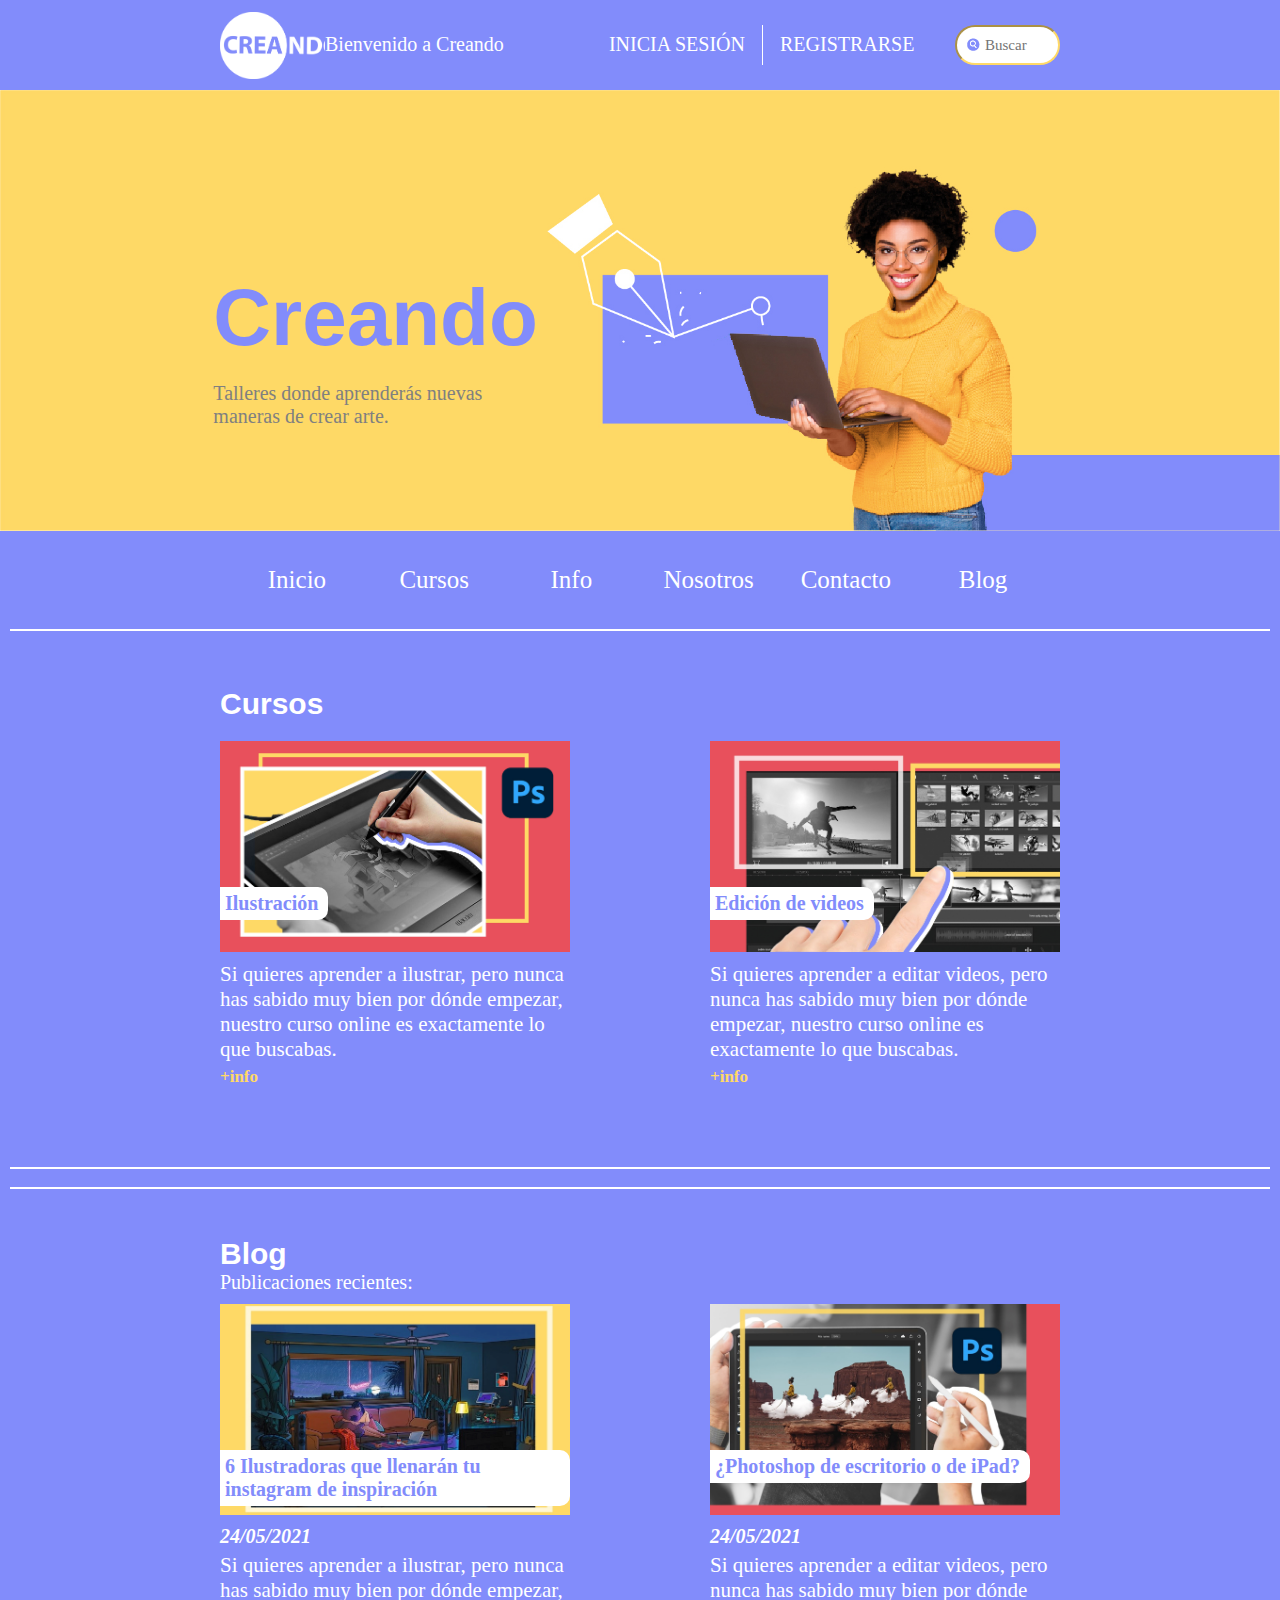
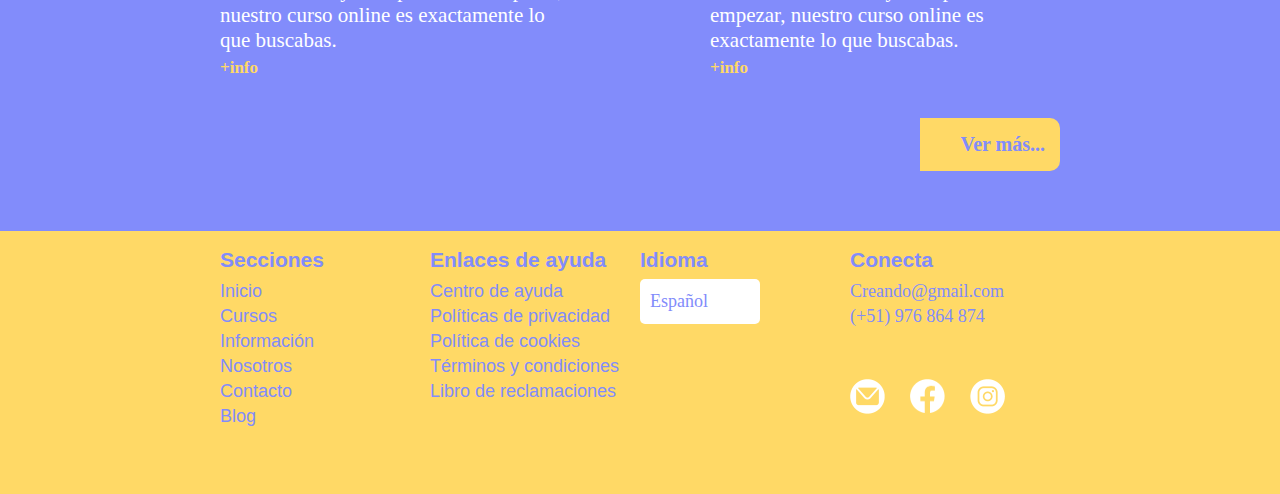
<file: index.html>
<!doctype html>
<html>
<head>
<meta charset="utf-8">
<title>Creando</title>
<link rel="stylesheet" type="text/css" href="css/estilos.css">
<link rel="icon" type="image/jpg" href="imagenes/icon.png" >
</head>

<body>
	<div class="contenedor">
<!--SECCIÓN 1-->
		<header class="fila ">
			<div id="encabezado">
				<div class="col-lg-2 col-md-1 col-sm-0 col-xs-0"><br></div>
				<div id="logo" class= "col-lg-1 col-md-1 col-sm-2 col-xs-3"><a href="index.html"><!--<img alt="" src="imagenes/logo2.png">--><h5>logo</h5></a></div>
				<div id="Bienvenido" class="col-lg-2 col-md-3 col-sm-3 col-xs-0">Bienvenido a Creando</div>
			
				<div class="col-lg-4 col-md-4 col-sm-5 col-xs-6 ">
					<div class="col-lg-6 col-md-6 col-sm-6 col-xs-5"><center id="Inicio"><a href="#">INICIA SESIÓN</a></center></div>
					<div class="col-lg-1 col-md-1 col-sm-1 col-xs-2"><center id="Separador"></center></div>
					<div class="col-lg-5 col-md-5 col-sm-5 col-xs-5"><center id="Registro"><a href="#">REGISTRARSE</a></center></div>
				</div>
			</div>
			<div class="col-lg-1 col-md-2 col-sm-2 col-xs-3"><input type="text" id="search" placeholder="Buscar"></div>
			<div class="col-lg-2 col-md-1 col-sm-0 col-xs-0"></div>
			<div id="banner" class="col-lg-12 col-md-12 col-sm-12 col-xs-12" >
				<img alt="" src="imagenes/banner.jpg" class="col-lg-12 col-md-12 col-sm-12 col-xs-12">
				
				<div id="textobanner" class="col-lg-12 col-md-12 col-sm-12 col-xs-12">
					<div class="banner2 col-lg-12 col-md-0 col-sm-0 col-xs-0"><br></div>
					<div class="banner2 col-lg-12 col-md-0 col-sm-0 col-xs-0"><br></div>
					<div class="banner2 col-lg-12 col-md-0 col-sm-0 col-xs-0"><br></div>
					<div class="banner2 col-lg-12 col-md-0 col-sm-0 col-xs-0"><br></div>
					<div class="banner2 col-lg-12 col-md-12 col-sm-0 col-xs-0"><br></div>
					<div class="banner2 col-lg-12 col-md-12 col-sm-0 col-xs-0"><br></div>
					<div class="banner2 col-lg-12 col-md-12 col-sm-0 col-xs-0"><br></div>
					<div class="banner2 col-lg-12 col-md-12 col-sm-12 col-xs-0"><br></div>
					<div class="banner2 col-lg-12 col-md-12 col-sm-12 col-xs-0"><br></div>
					<div class="col-lg-2 col-md-2 col-sm-1 col-xs-0"><br></div>
					
					<h1 class="banner1 col-lg-6 col-md-6 col-sm-6 col-xs-0">Creando</h1>
					
					<div class="banner2 col-lg-12 col-md-12 col-sm-12 col-xs-10"><br></div>
					<div class="banner2 col-lg-2 col-md-2 col-sm-1 col-xs-0"><br></div>
					
					<h3 class="banner2 col-lg-5 col-md-6 col-sm-6 col-xs-0">Talleres donde aprenderás nuevas <br> maneras de crear arte.</h3>
			
				</div>
			</div>
		</header>
		<div id="menu" class="col-lg-12 col-md-12 col-sm-12 col-xs-12">
				<div id="espacio" class="col-lg-2 col-md-1 col-sm-0 col-xs-0"><br></div>
				<nav class="fila col-lg-8 col-md-10 col-sm-12 col-xs-12">
					
					
					<ul>
					<li class="col-lg-2 col-md-2 col-sm-2 col-xs-12"><a href="index.html">Inicio</a>
						
					</li>	
					<li class="col-lg-2 col-md-2 col-sm-2 col-xs-0"><a href="cursos.html">Cursos</a>
						<ul class="navprimero col-lg-12 col-sm-12 col-xs-12">
							<li><a href="#">Ilustración</a></li>
							<li><a href="#">Edición de videos</a></li>
						</ul>
						
					</li>
					<li  class="col-lg-0 col-md-0 col-sm-0 col-xs-12"><a href="cursos.html">Cursos</a>
						<ul class="navpeque col-xs-12">
							<li><a href="#">hola</a></li>
							<li><a href="#">Edición de videos</a></li>
						</ul>
						
					</li>
					<li class="col-lg-2 col-md-2 col-sm-2 col-xs-12"><a href="info.html">Info</a>
						
					</li>	
					<li class="col-lg-2 col-md-2 col-sm-2 col-xs-12"><a href="nosotros.html">Nosotros</a>
						
					</li>	
					<li class="col-lg-2 col-md-2 col-sm-2 col-xs-12"><a href="contacto.html">Contacto</a>
						
					</li>	
					<li class="col-lg-2 col-md-2 col-sm-2 col-xs-12"><a href="blog.html">Blog</a>
						
					</li>	
					</ul>
					
					</nav>	
					<div  class="col-lg-2 col-md-1"><br></div>
					
		</div>
		
		<br>
		
		<br>
		<br>
		
		<section class="fila col-lg-12 col-md-12 col-sm-12">	
			<hr>
				<div class="col-lg-2 col-md-1 col-sm-1"><br></div>
				<div id="bloque1" class="col-lg-8 col-md-10 col-sm-10">
				<br>

				<br>
				<h2 id= "titulo1" class="col-lg-12 col-md-12 col-sm-12 col-xs-12">Cursos</h2>
				
				<div id="ilustracion" class="col-lg-5 col-md-5 col-sm-12 col-xs-12">
					
					<a href="#"><img src="imagenes/ilustracion-1.jpg" class="col-lg-12 col-md-12 col-sm-10 col-xs-10" alt=""></a>
					<h5 class="col-lg-12 col-md-12 col-sm-12 col-xs-12">Ilustración</h5>
					<p class="col-lg-12 col-md-12 col-sm-12">Si quieres aprender a ilustrar, pero nunca has sabido muy bien por dónde empezar, nuestro curso online es exactamente lo que buscabas. </p>
					<a class="col-lg-12 col-md-12" href="#">+info</a>
				</div>
					
				<div class="col-lg-2 col-md-2 col-sm-0"><br></div>
				<div id="edicion" class="col-lg-5 col-md-5 col-sm-12 col-xs-12" >					
					<a href="#"><img src="imagenes/edición1.jpg" class="col-lg-12 col-md-12 col-sm-10 col-xs-10" alt=""></a>
					<h5 class="col-lg-12">Edición de videos</h5>
					<p class="col-lg-12">Si quieres aprender a editar videos, pero nunca has sabido muy bien por dónde empezar, nuestro curso online es exactamente lo que buscabas. </p>
					<a class="col-lg-12" href="#">+info</a>
					
				</div>
				
			</div>
			<div class="col-lg-2 col-md-1 col-sm-1"><br></div>
			
		</section>
		
		<section class="fila col-lg-12 col-md-12 col-sm-12">	
				<hr col-lg-12>
				<br>
				<hr>
				<br>
				<div class="col-lg-2 col-md-1 col-sm-1"><br></div>
				<div id="bloque2" class="col-lg-8 col-md-10 col-sm-10">
				
				
				<h2 class="col-lg-12 col-md-12 col-sm-12 col-xs-12">Blog</h2>
				<h5 class="col-lg-12 col-md-12 col-sm-12 col-xs-12">Publicaciones recientes:</h5>
				<div id="blog1" class="col-lg-5 col-md-5 col-sm-12 col-xs-12">
					
					<a href="#"><img src="imagenes/blog1.jpg" class="col-lg-12 col-md-12 col-sm-10 col-xs-10" alt=""></a>
					<h5 class="col-lg-12">6 Ilustradoras que llenarán tu instagram de inspiración</h5>
					<h6 class="col-lg-12">24/05/2021</h6>
					<p class="col-lg-12">Si quieres aprender a ilustrar, pero nunca has sabido muy bien por dónde empezar, nuestro curso online es exactamente lo que buscabas. </p>
					<a class="col-lg-12" href="#">+info</a>
					
				</div>
				<div class="col-lg-2 col-md-2 col-sm-0"><br></div>
				<div id="blog2" class="col-lg-5 col-md-5 col-sm-12 col-xs-12" >					
					<a href="#"><img src="imagenes/blog2.jpg" class="col-lg-12 col-md-12 col-sm-10 col-xs-10" alt=""></a>
					<h5 class="col-lg-12">¿Photoshop de escritorio o de iPad?</h5>
					<h6 class="col-lg-12">24/05/2021</h6>
					<p class="col-lg-12">Si quieres aprender a editar videos, pero nunca has sabido muy bien por dónde empezar, nuestro curso online es exactamente lo que buscabas. </p>
					<a class="col-lg-12" href="#">+info</a>
					
				</div>
				<br>
					
				<a class="col-lg-2 col-md-2 col-sm-3 col-xs-3" href="">Ver más...</a>
			</div>
				<div class="col-lg-2 col-md-1 col-sm-1"><br></div>
			
			
		</section>
		<footer class="fila">
				<div class="col-lg-2 col-md-2 col-sm-1 col-xs-0"><br></div>
				<div id="pie" class="col-lg-8 col-md-8 col-sm-10 col-xs-12">
				<div id="secciones" class="col-lg-3 col-md-3 col-sm-6 col-xs-6">
					<h5>Secciones</h5>
					<ul>
						<li><a href="#">Inicio</a></li>
						<li><a href="#">Cursos</a></li>
						<li><a href="#">Información</a></li>
						<li><a href="#">Nosotros</a></li>
						<li><a href="#">Contacto</a></li>
						<li><a href="#">Blog</a></li>
					</ul>
				</div>
				<div id="Enlaces" class="col-lg-3 col-md-3 col-sm-6 col-xs-6">
					<h5>Enlaces de ayuda</h5>
					<ul>
						<li><a href="#">Centro de ayuda</a></li>
						<li><a href="#">Políticas de privacidad</a></li>
						<li><a href="#">Política de cookies</a></li>
						<li><a href="#">Términos y condiciones</a></li>
						<li><a href="#">Libro de reclamaciones</a></li>
						
					</ul>
				</div>
				<div id="Idioma" class="col-lg-3 col-md-3 col-sm-6 col-xs-6">
					<h5>Idioma</h5>
					<ul>
						<li>Español</li>
						
					</ul>
				</div>
				<div id="Conecta" class="col-lg-3 col-md-3 col-sm-6 col-xs-6">
					<h5>Conecta</h5>
					<ul>
						<li><h6>Creando@gmail.com</h6></li>
						<li><h6>(+51) 976 864 874</h6></li>
					</ul>					
					<div id="redes" class="col-lg-12 col-md-12 col-sm-12">
						<ul>
							<li><a href="mailto:iamfer3232@gmail.com" target="_blank"><img src="imagenes/iconos/correo.png" alt=""></a></li>
							<li><a href="https://www.facebook.com/fernanda.patino.581/" target="_blank"><img src="imagenes/iconos/facebook.png" alt=""></a></li>
							<li><a href="https://www.instagram.com/iamfer12345/" target="_blank"><img src="imagenes/iconos/instagram.png" alt=""></a></li>
						</ul>
					</div>
					
				</div>
				</div>
				<div class="col-lg-2 col-md-2 col-sm-1 col-xs-0"><br></div>
		</footer>
	</div>	
</body>
</html>
</file>
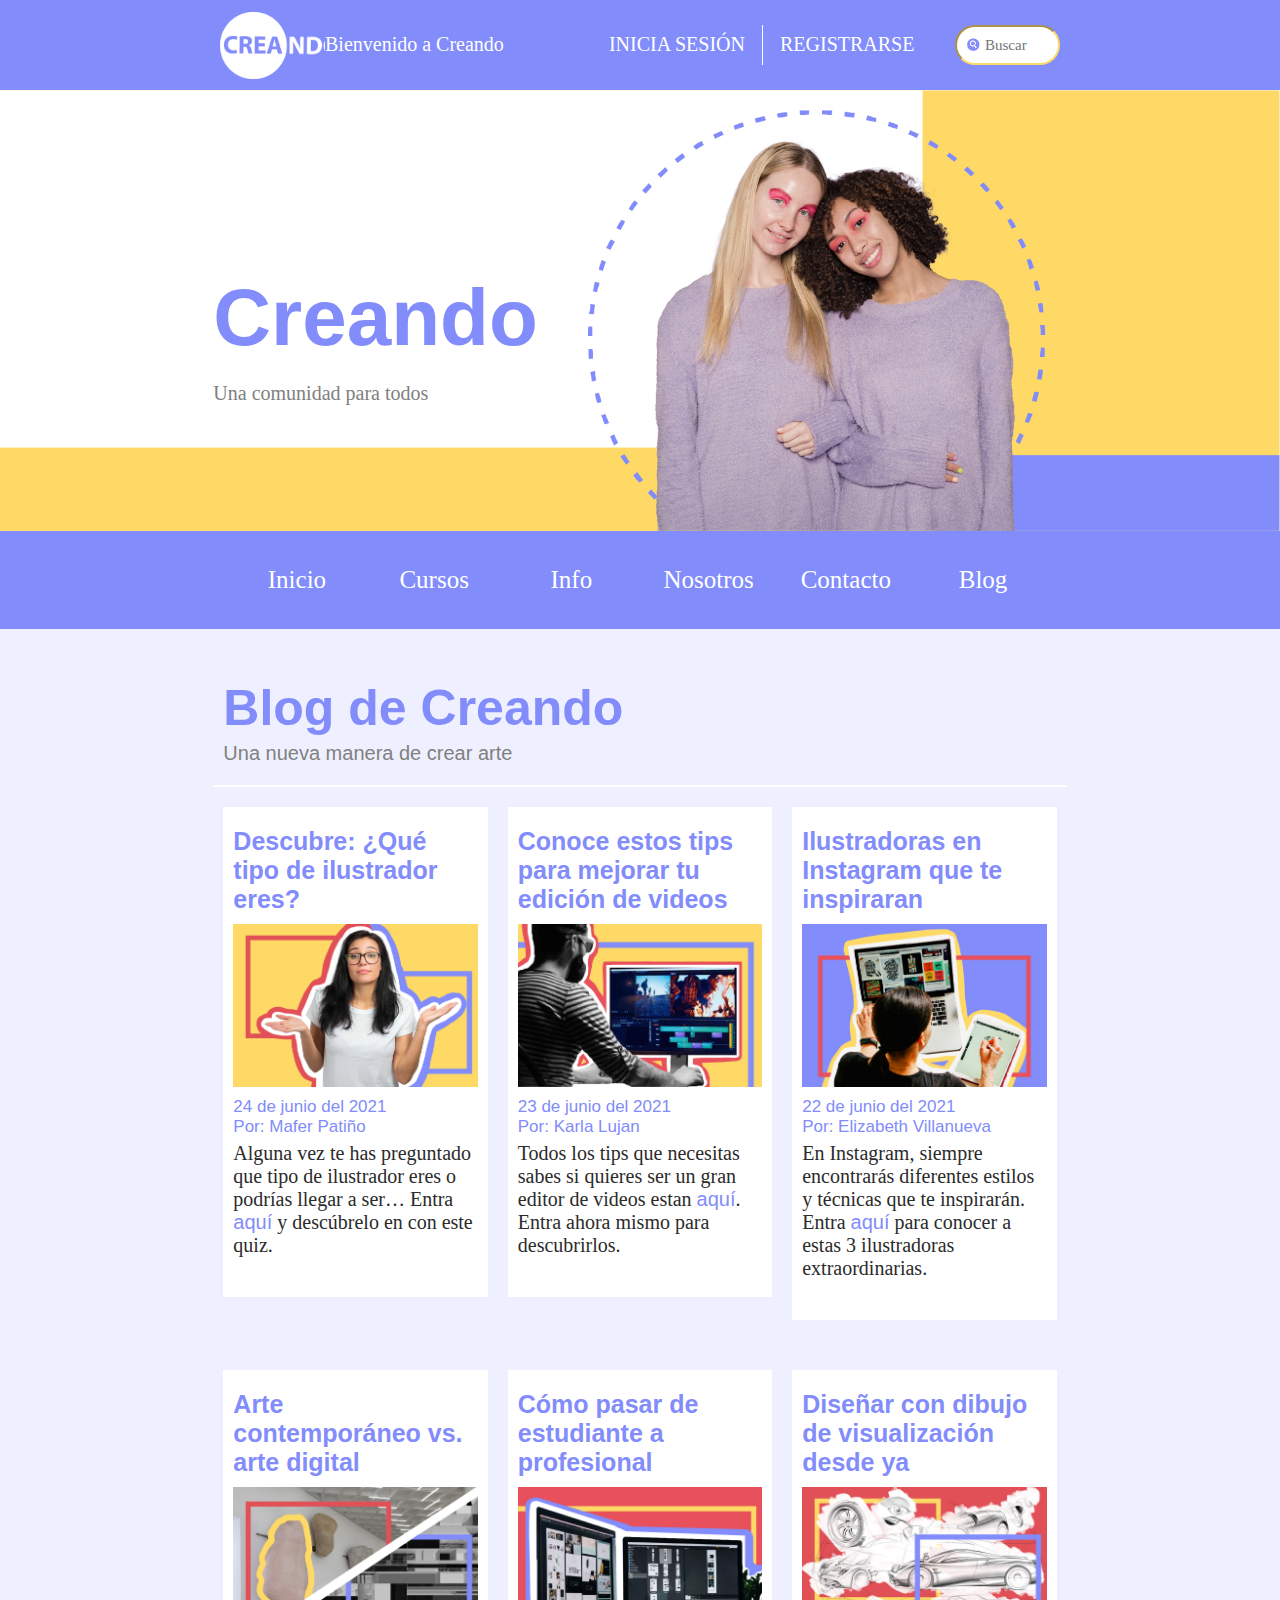
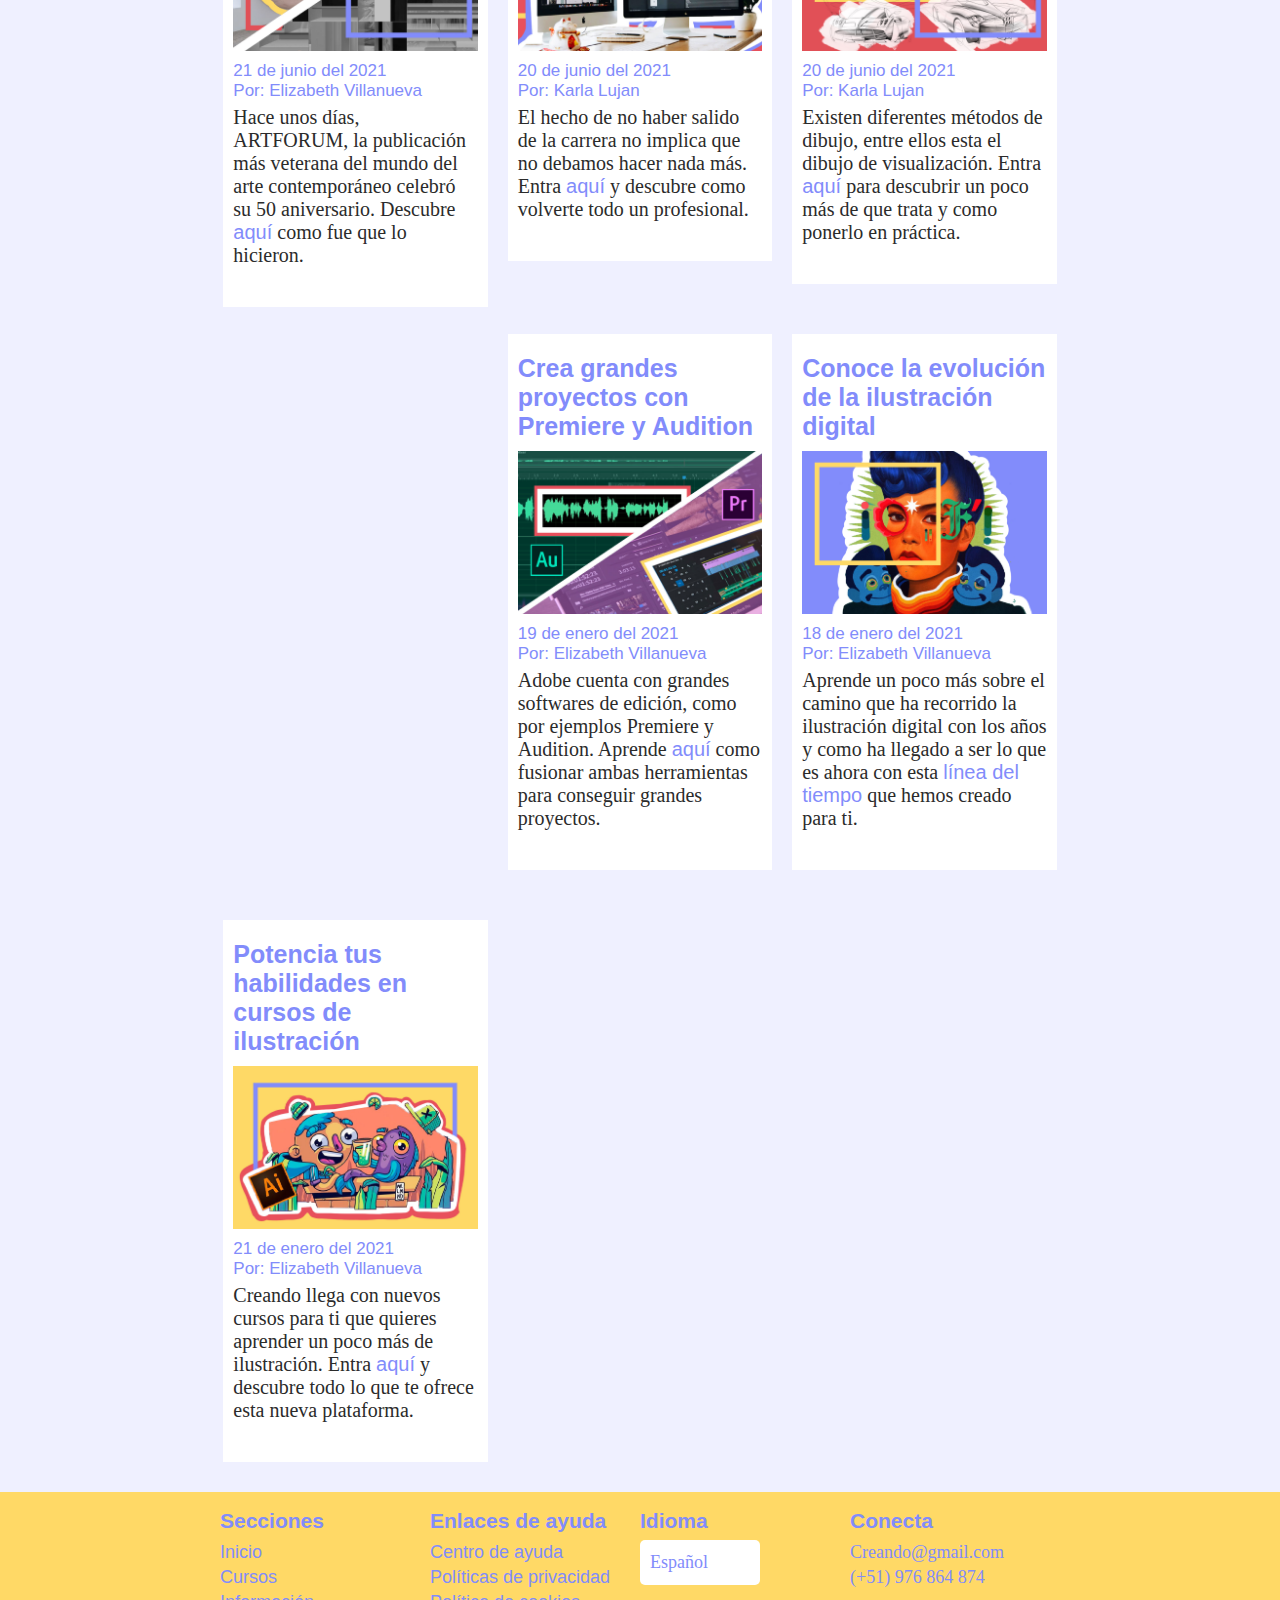
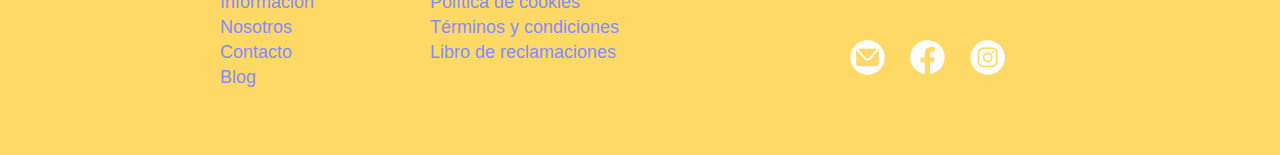
<file: blog.html>
<!doctype html>
<html>
<head>
<meta charset="utf-8">
<title>Creando</title>
<link rel="stylesheet" type="text/css" href="css/estilos3.css">
<link rel="icon" type="image/jpg" href="imagenes/icon.png" >
</head>

<body>
	<div class="contenedor">
<!--SECCIÓN 1-->
		<header class="fila ">
			<div id="encabezado">
				<div class="col-lg-2 col-md-1 col-sm-0 col-xs-0"><br></div>
				<div id="logo" class= "col-lg-1 col-md-1 col-sm-2 col-xs-3"><a href="index.html"><!--<img alt="" src="imagenes/logo2.png">--><h5>logo</h5></a></div>
				<div id="Bienvenido" class="col-lg-2 col-md-3 col-sm-3 col-xs-0">Bienvenido a Creando</div>
			
				<div class="col-lg-4 col-md-4 col-sm-5 col-xs-6 ">
					<div class="col-lg-6 col-md-6 col-sm-6 col-xs-5"><center id="Inicio"><a href="#">INICIA SESIÓN</a></center></div>
					<div class="col-lg-1 col-md-1 col-sm-1 col-xs-2"><center id="Separador"></center></div>
					<div class="col-lg-5 col-md-5 col-sm-5 col-xs-5"><center id="Registro"><a href="#">REGISTRARSE</a></center></div>
				</div>
			</div>
			<div class="col-lg-1 col-md-2 col-sm-2 col-xs-3"><input type="text" id="search" placeholder="Buscar"></div>
			<div class="col-lg-2 col-md-1 col-sm-0 col-xs-0"></div>
			<div id="banner" class="col-lg-12 col-md-12 col-sm-12 col-xs-12" >
				<img alt="" src="imagenes/banner-blog.jpg" class="col-lg-12 col-md-12 col-sm-12 col-xs-12">
				
				<div id="textobanner" class="col-lg-12 col-md-12 col-sm-12 col-xs-12">
					<div class="banner2 col-lg-12 col-md-0 col-sm-0 col-xs-0"><br></div>
					<div class="banner2 col-lg-12 col-md-0 col-sm-0 col-xs-0"><br></div>
					<div class="banner2 col-lg-12 col-md-0 col-sm-0 col-xs-0"><br></div>
					<div class="banner2 col-lg-12 col-md-0 col-sm-0 col-xs-0"><br></div>
					<div class="banner2 col-lg-12 col-md-12 col-sm-0 col-xs-0"><br></div>
					<div class="banner2 col-lg-12 col-md-12 col-sm-0 col-xs-0"><br></div>
					<div class="banner2 col-lg-12 col-md-12 col-sm-0 col-xs-0"><br></div>
					<div class="banner2 col-lg-12 col-md-12 col-sm-12 col-xs-0"><br></div>
					<div class="banner2 col-lg-12 col-md-12 col-sm-12 col-xs-0"><br></div>
					<div class="col-lg-2 col-md-2 col-sm-1 col-xs-0"><br></div>
					
					<h1 class="banner1 col-lg-6 col-md-6 col-sm-6 col-xs-0">Creando</h1>
					
					<div class="banner2 col-lg-12 col-md-12 col-sm-12 col-xs-10"><br></div>
					<div class="banner2 col-lg-2 col-md-2 col-sm-1 col-xs-0"><br></div>
					
					<h3 class="banner2 col-lg-5 col-md-6 col-sm-6 col-xs-0">Una comunidad para todos</h3>
			
				</div>
			</div>
		</header>
		
		<div id="menu" class="col-lg-12 col-md-12 col-sm-12 col-xs-12">
				<div id="espacio" class="col-lg-2 col-md-1 col-sm-0 col-xs-0"><br></div>
				<nav class="fila col-lg-8 col-md-10 col-sm-12 col-xs-12">
					
					
					<ul>
					<li class="col-lg-2 col-md-2 col-sm-2 col-xs-12"><a href="index.html">Inicio</a>
						
					</li>	
					<li class="col-lg-2 col-md-2 col-sm-2 col-xs-0"><a href="cursos.html">Cursos</a>
						<ul class="navprimero col-lg-12 col-sm-12 col-xs-12">
							<li><a href="#">Ilustración</a></li>
							<li><a href="#">Edición de videos</a></li>
						</ul>
						
					</li>
					<li  class="col-lg-0 col-md-0 col-sm-0 col-xs-12"><a href="cursos.html">Cursos</a>
						<ul class="navpeque col-xs-12">
							<li><a href="#">Ilustración</a></li>
							<li><a href="#">Edición de videos</a></li>
						</ul>
						
					</li>
					<li class="col-lg-2 col-md-2 col-sm-2 col-xs-12"><a href="info.html">Info</a>
						
					</li>	
					<li class="col-lg-2 col-md-2 col-sm-2 col-xs-12"><a href="nosotros.html">Nosotros</a>
						
					</li>	
					<li class="col-lg-2 col-md-2 col-sm-2 col-xs-12"><a href="contacto.html">Contacto</a>
						
					</li>	
					<li class="col-lg-2 col-md-2 col-sm-2 col-xs-12"><a href="blog.html">Blog</a>
						
					</li>	
					</ul>
					
					</nav>	
					<div  class="col-lg-2 col-md-1"><br></div>
					
		</div>
		
				<section class="col-lg-12">
					<div  class="col-lg-2 col-md-2"><br></div>
					<div id="blog" class="col-lg-8 col-md-8">
						<div id="blog-title">
							<h2>Blog de Creando</h2>
							<h5>Una nueva manera de crear arte</h5>
							<hr>
						</div>	

						<div id="blog-contenido">
							<ul>
								<li>
							<div class="post col-lg-4 col-md-6 col-sm-6 col-xs-12">
								<article>
									
										<h3><a href="Test.html">Descubre: ¿Qué tipo de ilustrador eres?</a></h3>
									<a href="Test.html"><img alt="" src="imagenes/blog-1-100.jpg"></a>
										<h5>24 de junio del 2021</h5>
										<h5>Por: Mafer Patiño</h5>
										<p>
										Alguna vez te has preguntado que tipo de ilustrador eres o podrías llegar a ser… Entra <a href="Test.html">aquí</a> y descúbrelo en con este quiz. 
										</p>
									
								</article>
							</div>
							</li>
							<li>
							<div class="post col-lg-4 col-md-6 col-sm-6 col-xs-12">
								<article>
									<h3><a href="#">Conoce estos tips para mejorar tu edición de videos</a></h3>
									<a href="#"><img alt="" src="imagenes/blog-2-100.jpg"></a>
									<h5>23 de junio del 2021</h5>
									<h5>Por: Karla Lujan</h5>
									<p>
									Todos los tips que necesitas sabes si quieres ser un gran editor de videos estan <a href="#">aquí</a>. Entra ahora mismo para descubrirlos.
									</p>
								</article>
							</div>
							</li>
							<li>
							<div class="post col-lg-4 col-md-6 col-sm-6 col-xs-12">
								<article>
									
										<h3><a href="#">Ilustradoras en Instagram que te inspiraran</a></h3>
										<a href="#"><img  alt="" src="imagenes/blog-3-100.jpg"></a>
										<h5>22 de junio del 2021</h5>
										<h5>Por: Elizabeth Villanueva</h5>
										<p>
										En Instagram, siempre encontrarás diferentes estilos y técnicas que te inspirarán. Entra <a href="#">aquí</a> para conocer a estas 3 ilustradoras extraordinarias.
										</p>
									
								</article>
							</div>
							</li>
							<li>
							<div class="post col-lg-4 col-md-6 col-sm-6 col-xs-12">
								<article>
									<h3><a href="#">Arte contemporáneo vs. arte digital</a></h3>
									<a href="#"><img alt="" src="imagenes/blog-4-100.jpg"></a>
									<h5>21 de junio del 2021</h5>
									<h5>Por: Elizabeth Villanueva</h5>
									<p>
									Hace unos días, ARTFORUM, la publicación más veterana del mundo del arte contemporáneo celebró su 50 aniversario. Descubre <a href="#">aquí</a> como fue que lo hicieron. 
									</p>
								</article>
							</div>
							</li>
							<li>
							<div class="post col-lg-4 col-md-6 col-sm-6 col-xs-12">
								<article>
									
										<h3><a href="#">Cómo pasar de estudiante a profesional </a></h3>
										<a href="#"><img alt="" src="imagenes/blog-5-100.jpg"></a>
										<h5>20 de junio del 2021</h5>
										<h5>Por: Karla Lujan</h5>
										<p>
										El hecho de no haber salido de la carrera no implica que no debamos hacer nada más. Entra <a href="#">aquí</a> y descubre como volverte todo un profesional.
										</p>
									
								</article>
							</div>
							</li>
							<li>
							<div class="post col-lg-4 col-md-6 col-sm-6 col-xs-12">
								<article>
									<h3><a href="#">Diseñar con dibujo de visualización desde ya</a></h3>
									<a href="#"><img alt="" src="imagenes/blog-6-100.jpg"></a>
									<h5>20 de junio del 2021</h5>
									<h5>Por: Karla Lujan</h5>
									<p>
									Existen diferentes métodos de dibujo, entre ellos esta el dibujo de visualización. Entra <a href="#">aquí</a> para descubrir un poco más de que trata y como ponerlo en práctica.
									</p>
								</article>
							</div>
							</li>
							<li>
							<div class="post col-lg-4 col-md-6 col-sm-6 col-xs-12">
								<article>
									
										<h3><a href="#">Crea grandes proyectos con Premiere y Audition</a></h3>
										<a href="#"><img  alt="" src="imagenes/blog-7-100.jpg"></a>
										<h5>19 de enero del 2021</h5>
										<h5>Por: Elizabeth Villanueva</h5>
										<p>
										Adobe cuenta con grandes softwares de edición, como por ejemplos Premiere y Audition. Aprende <a href="#">aquí</a> como fusionar ambas herramientas para conseguir grandes proyectos.
										</p>
									
								</article>
							</div>
							</li>
							<li>
							<div class="post col-lg-4 col-md-6 col-sm-6 col-xs-12">
								<article>
									<h3><a href="#">Conoce la evolución de la ilustración digital</a></h3>
									<a href="#"><img alt="" src="imagenes/blog-8-100.jpg"></a>
									<h5>18 de enero del 2021</h5>
									<h5>Por: Elizabeth Villanueva</h5>
									<p>
									Aprende un poco más sobre el camino que ha recorrido la ilustración digital con los años y como ha llegado a ser lo que es ahora con esta <a href="#">línea del tiempo</a> que hemos creado para ti. 
									</p>
								</article>
							</div>
							</li>
							
							<li>
							<div class="post col-lg-4 col-md-6 col-sm-6 col-xs-12">
								<article>
									<h3><a href="#">Potencia tus habilidades en cursos de ilustración</a></h3>
									<a href="#"><img alt="" src="imagenes/blog-9-100.jpg"></a>
									<h5>21 de enero del 2021</h5>
									<h5>Por: Elizabeth Villanueva</h5>
									<p>
									Creando llega con nuevos cursos para ti que quieres aprender un poco más de ilustración. Entra <a href="#">aquí</a> y descubre todo lo que te ofrece esta nueva plataforma. 
									</p>
								</article>
							</div>
							</li>	
									
									
						</ul>
					</div>
					</div>
					<div  class="col-lg-2"><br></div>
				</section>
				<footer class="fila">
				<div class="col-lg-2 col-md-2 col-sm-1 col-xs-0"><br></div>
				<div id="pie" class="col-lg-8 col-md-8 col-sm-10 col-xs-12">
				<div id="secciones" class="col-lg-3 col-md-3 col-sm-6 col-xs-6">
					<h5>Secciones</h5>
					<ul>
						<li><a href="#">Inicio</a></li>
						<li><a href="#">Cursos</a></li>
						<li><a href="#">Información</a></li>
						<li><a href="#">Nosotros</a></li>
						<li><a href="#">Contacto</a></li>
						<li><a href="#">Blog</a></li>
					</ul>
				</div>
				<div id="Enlaces" class="col-lg-3 col-md-3 col-sm-6 col-xs-6">
					<h5>Enlaces de ayuda</h5>
					<ul>
						<li><a href="#">Centro de ayuda</a></li>
						<li><a href="#">Políticas de privacidad</a></li>
						<li><a href="#">Política de cookies</a></li>
						<li><a href="#">Términos y condiciones</a></li>
						<li><a href="#">Libro de reclamaciones</a></li>
						
					</ul>
				</div>
				<div id="Idioma" class="col-lg-3 col-md-3 col-sm-6 col-xs-6">
					<h5>Idioma</h5>
					<ul>
						<li>Español</li>
						
					</ul>
				</div>
				<div id="Conecta" class="col-lg-3 col-md-3 col-sm-6 col-xs-6">
					<h5>Conecta</h5>
					<ul>
						<li><h6>Creando@gmail.com</h6></li>
						<li><h6>(+51) 976 864 874</h6></li>
					</ul>					
					<div id="redes" class="col-lg-12 col-md-12 col-sm-12">
						<ul>
							<li><a href="mailto:iamfer3232@gmail.com" target="_blank"><img src="imagenes/iconos/correo.png" alt=""></a></li>
							<li><a href="https://www.facebook.com/fernanda.patino.581/" target="_blank"><img src="imagenes/iconos/facebook.png" alt=""></a></li>
							<li><a href="https://www.instagram.com/iamfer12345/" target="_blank"><img src="imagenes/iconos/instagram.png" alt=""></a></li>
						</ul>
					</div>
					
				</div>
				</div>
				<div class="col-lg-2 col-md-2 col-sm-1 col-xs-0"><br></div>
		</footer>		</div>
		</body>
	</html>
</file>
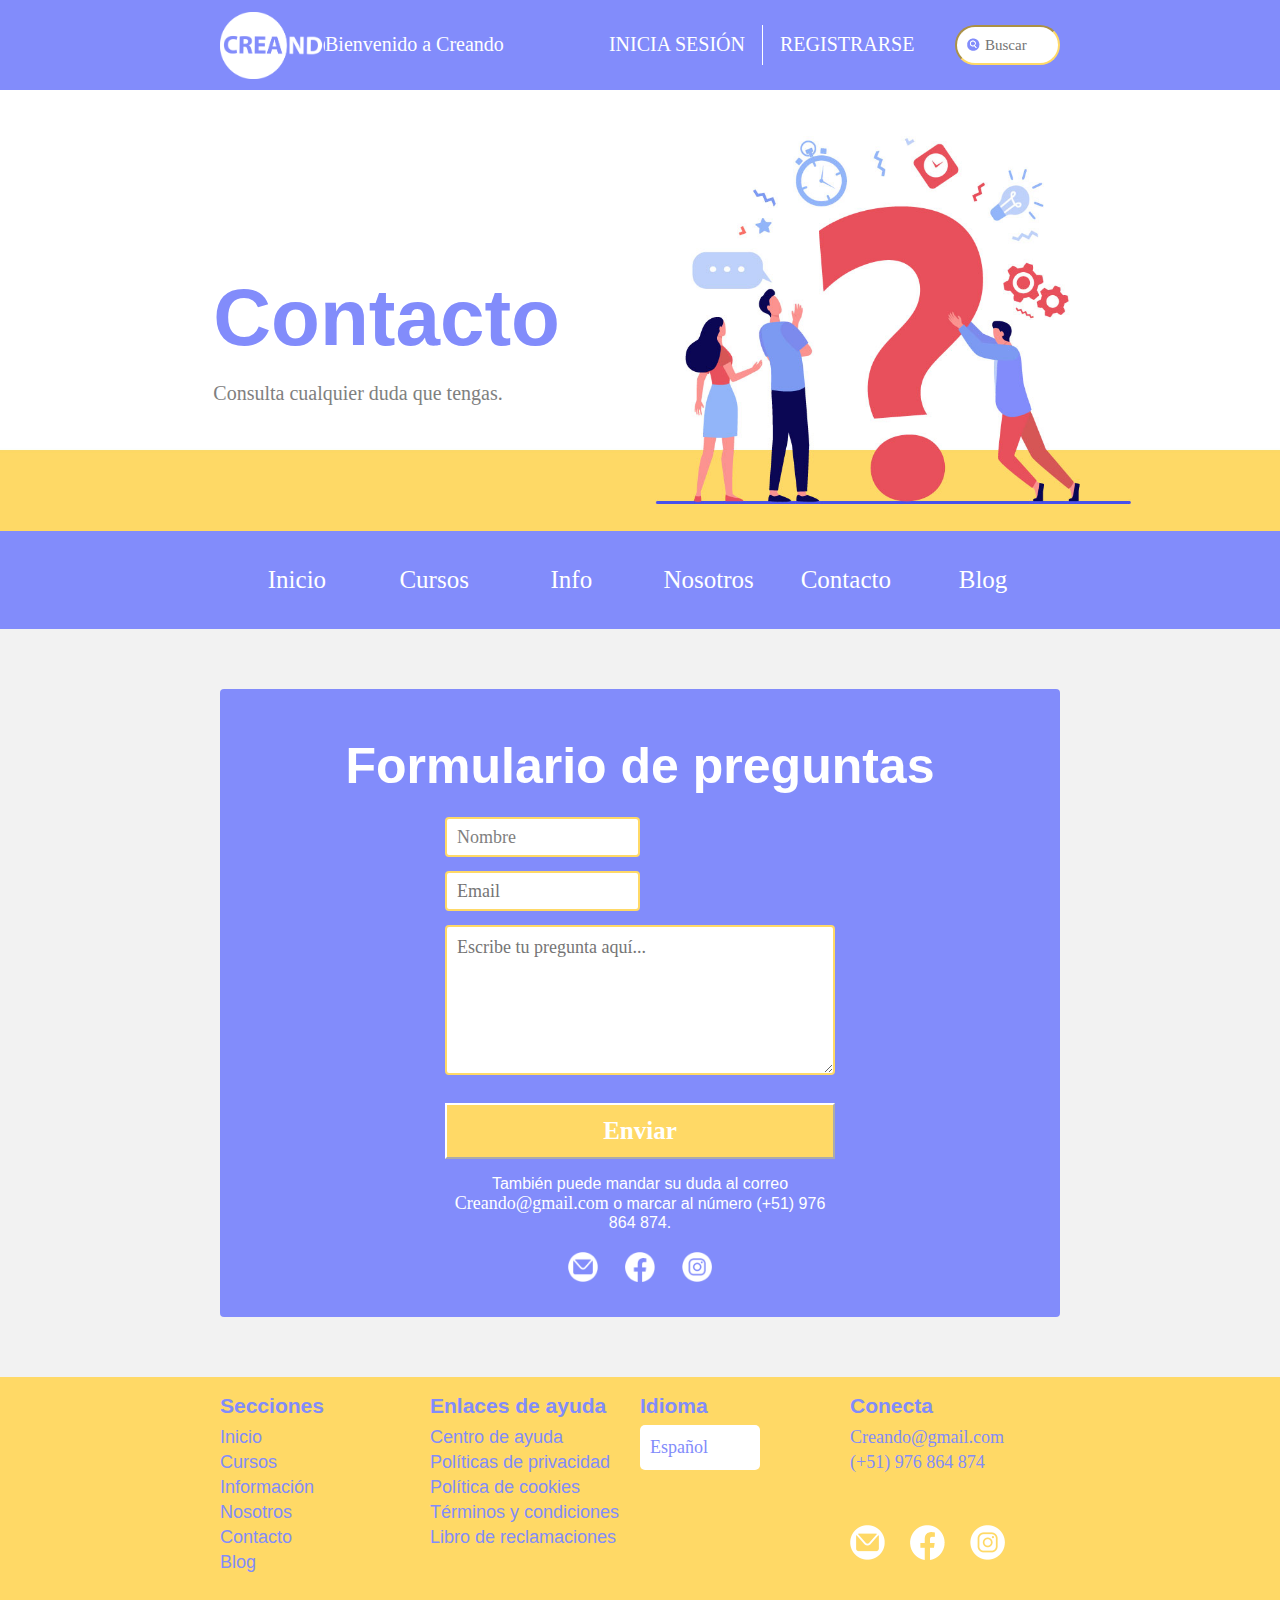
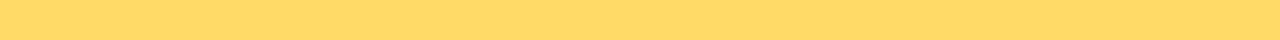
<file: contacto.html>
<!doctype html>
<html>
<head>
<meta charset="utf-8">
<title>Creando</title>
<link rel="stylesheet" type="text/css" href="css/estilos2.css">
<link rel="icon" type="image/jpg" href="imagenes/icon.png" >
</head>

<body>
	<div class="contenedor">
<!--SECCIÓN 1-->
		<header class="fila ">
			<div id="encabezado">
				<div class="col-lg-2 col-md-1 col-sm-0 col-xs-0"><br></div>
				<div id="logo" class= "col-lg-1 col-md-1 col-sm-2 col-xs-3"><a href="index.html"><!--<img alt="" src="imagenes/logo2.png">--><h5>logo</h5></a></div>
				<div id="Bienvenido" class="col-lg-2 col-md-3 col-sm-3 col-xs-0">Bienvenido a Creando</div>
			
				<div class="col-lg-4 col-md-4 col-sm-5 col-xs-6 ">
					<div class="col-lg-6 col-md-6 col-sm-6 col-xs-5"><center id="Inicio"><a href="#">INICIA SESIÓN</a></center></div>
					<div class="col-lg-1 col-md-1 col-sm-1 col-xs-2"><center id="Separador"></center></div>
					<div class="col-lg-5 col-md-5 col-sm-5 col-xs-5"><center id="Registro"><a href="#">REGISTRARSE</a></center></div>
				</div>
			</div>
			<div class="col-lg-1 col-md-2 col-sm-2 col-xs-3"><input type="text" id="search" placeholder="Buscar"></div>
			<div class="col-lg-2 col-md-1 col-sm-0 col-xs-0"></div>
			<div id="banner" class="col-lg-12 col-md-12 col-sm-12 col-xs-12" >
				<img alt="" src="imagenes/banner-contacto.jpg" class="col-lg-12 col-md-12 col-sm-12 col-xs-12">
				
				<div id="textobanner" class="col-lg-12 col-md-12 col-sm-12 col-xs-12">
					<div class="banner2 col-lg-12 col-md-0 col-sm-0 col-xs-0"><br></div>
					<div class="banner2 col-lg-12 col-md-0 col-sm-0 col-xs-0"><br></div>
					<div class="banner2 col-lg-12 col-md-0 col-sm-0 col-xs-0"><br></div>
					<div class="banner2 col-lg-12 col-md-0 col-sm-0 col-xs-0"><br></div>
					<div class="banner2 col-lg-12 col-md-12 col-sm-0 col-xs-0"><br></div>
					<div class="banner2 col-lg-12 col-md-12 col-sm-0 col-xs-0"><br></div>
					<div class="banner2 col-lg-12 col-md-12 col-sm-0 col-xs-0"><br></div>
					<div class="banner2 col-lg-12 col-md-12 col-sm-12 col-xs-0"><br></div>
					<div class="banner2 col-lg-12 col-md-12 col-sm-12 col-xs-0"><br></div>
					<div class="col-lg-2 col-md-2 col-sm-1 col-xs-0"><br></div>
					
					<h1 class="banner1 col-lg-6 col-md-6 col-sm-6 col-xs-0">Contacto</h1>
					
					<div class="banner2 col-lg-12 col-md-12 col-sm-12 col-xs-10"><br></div>
					<div class="banner2 col-lg-2 col-md-2 col-sm-1 col-xs-0"><br></div>
					
					<h3 class="banner2 col-lg-5 col-md-6 col-sm-6 col-xs-0">Consulta cualquier duda que tengas.</h3>
			
				</div>
			</div>
		</header>
		<div id="menu" class="col-lg-12 col-md-12 col-sm-12 col-xs-12">
				<div id="espacio" class="col-lg-2 col-md-1 col-sm-0 col-xs-0"><br></div>
				<nav class="fila col-lg-8 col-md-10 col-sm-12 col-xs-12">
					
					
					<ul>
					<li class="col-lg-2 col-md-2 col-sm-2 col-xs-12"><a href="index.html">Inicio</a>
						
					</li>	
					<li class="col-lg-2 col-md-2 col-sm-2 col-xs-0"><a href="cursos.html">Cursos</a>
						<ul class="navprimero col-lg-12 col-sm-12 col-xs-12">
							<li><a href="#">Ilustración</a></li>
							<li><a href="#">Edición de videos</a></li>
						</ul>
						
					</li>
					<li  class="col-lg-0 col-md-0 col-sm-0 col-xs-12"><a href="cursos.html">Cursos</a>
						<ul class="navpeque col-xs-12">
							<li><a href="#">hola</a></li>
							<li><a href="#">Edición de videos</a></li>
						</ul>
						
					</li>
					<li class="col-lg-2 col-md-2 col-sm-2 col-xs-12"><a href="info.html">Info</a>
						
					</li>	
					<li class="col-lg-2 col-md-2 col-sm-2 col-xs-12"><a href="nosotros.html">Nosotros</a>
						
					</li>	
					<li class="col-lg-2 col-md-2 col-sm-2 col-xs-12"><a href="contacto.html">Contacto</a>
						
					</li>	
					<li class="col-lg-2 col-md-2 col-sm-2 col-xs-12"><a href="blog.html">Blog</a>
						
					</li>	
					</ul>
					
					</nav>	
					<div  class="col-lg-2 col-md-1"><br></div>
					
		</div>
		<!--Formulario-->
	
		<section class="fila col-lg-12 col-md-12 col-sm-12">	
				<div class="col-lg-2 col-md-1 col-sm-1"><br></div>
				<div id="form-register" class="col-lg-8 col-md-10 col-sm-10">	
	
				
				<br>
			<h4>Formulario de preguntas</h4>
				<br>
				
			<div class="col-lg-3 col-md-2"><br></div>		
			<input class="col-lg-3 col-md-3 col-sm-5 col-xs-5" id="control" type="text" name="preguntas"  placeholder="Nombre" >
					<div class="col-lg-6 col-md-6"><br><br><br></div>
					<div class="col-lg-3 col-md-2 col-sm-1 col-xs-1"><br></div>
			<input class="col-lg-3 col-md-3 col-sm-6 col-xs-6" id="control2" type="email" name="preguntas"  placeholder="Email" >
					<div class="col-lg-6 col-md-6"><br><br><br></div>
					<div class="col-lg-3 col-md-2"><br></div>
					
			<textarea placeholder="Escribe tu pregunta aquí..." class="col-lg-6 col-md-8 col-sm-12 col-xs-12"></textarea>	
			<div class="col-lg-3 col-md-2"><br><br><br><br><br><br><br><br><br></div>
			<div class="col-lg-3 col-md-2"><br><br><br></div>	
			<button class="col-lg-6 col-md-8 col-sm-12 col-xs-12" type="submit">Enviar</button>
			<div class="col-lg-3 "><br><br><br></div>
			<div class="col-lg-3 col-md-3"><br></div>
			<div class="texto col-lg-6 col-md-8" id="sub">
			<p class="col-lg-12">También puede mandar su duda al correo <a href="#">Creando@gmail.com</a> o marcar al número (+51) 976 864 874.</p>
				<div id="redes2" class="col-lg-12 col-md-12 col-sm-12 col-xs-12">
						<ul>
							<p><a href="mailto:iamfer3232@gmail.com" target="_blank"><img src="imagenes/iconos/correo.png" width="30" height="30" alt=""></a>&nbsp; &nbsp; &nbsp;
							<a href="https://www.facebook.com/fernanda.patino.581/" target="_blank"><img src="imagenes/iconos/facebook.png" width="30" height="30" alt=""></a>&nbsp; &nbsp; &nbsp;
							<a href="https://www.instagram.com/iamfer12345/" target="_blank"><img src="imagenes/iconos/instagram.png" width="30" height="30" alt=""></a></p>
						</ul>
					</div>
							
			</div>
			
					
			
			</div>
			</section>
		
		<footer class="fila">
			
				<div class="col-lg-2 col-md-2 col-sm-1 col-xs-0"><br></div>
				<div id="pie" class="col-lg-8 col-md-8 col-sm-10 col-xs-12">
				<div id="secciones" class="col-lg-3 col-md-3 col-sm-6 col-xs-6">
					<h5>Secciones</h5>
					<ul>
						<li><a href="#">Inicio</a></li>
						<li><a href="#">Cursos</a></li>
						<li><a href="#">Información</a></li>
						<li><a href="#">Nosotros</a></li>
						<li><a href="#">Contacto</a></li>
						<li><a href="#">Blog</a></li>
					</ul>
				</div>
				<div id="Enlaces" class="col-lg-3 col-md-3 col-sm-6 col-xs-6">
					<h5>Enlaces de ayuda</h5>
					<ul>
						<li><a href="#">Centro de ayuda</a></li>
						<li><a href="#">Políticas de privacidad</a></li>
						<li><a href="#">Política de cookies</a></li>
						<li><a href="#">Términos y condiciones</a></li>
						<li><a href="#">Libro de reclamaciones</a></li>
						
					</ul>
				</div>
				<div id="Idioma" class="col-lg-3 col-md-3 col-sm-6 col-xs-6">
					<h5>Idioma</h5>
					<ul>
						<li>Español</li>
						
					</ul>
				</div>
				<div id="Conecta" class="col-lg-3 col-md-3 col-sm-6 col-xs-6">
					<h5>Conecta</h5>
					<ul>
						<li><h6>Creando@gmail.com</h6></li>
						<li><h6>(+51) 976 864 874</h6></li>
					</ul>					
					<div id="redes" class="col-lg-12 col-md-12 col-sm-12">
						<ul>
							<li><a href="mailto:iamfer3232@gmail.com" target="_blank"><img src="imagenes/iconos/correo.png" alt=""></a></li>
							<li><a href="https://www.facebook.com/fernanda.patino.581/" target="_blank"><img src="imagenes/iconos/facebook.png" alt=""></a></li>
							<li><a href="https://www.instagram.com/iamfer12345/" target="_blank"><img src="imagenes/iconos/instagram.png" alt=""></a></li>
						</ul>
					</div>
					
				</div>
				</div>
				<div class="col-lg-2 col-md-2 col-sm-1 col-xs-0"><br></div>
		</footer>
		
		</div>
		</body>
	</html>
</file>
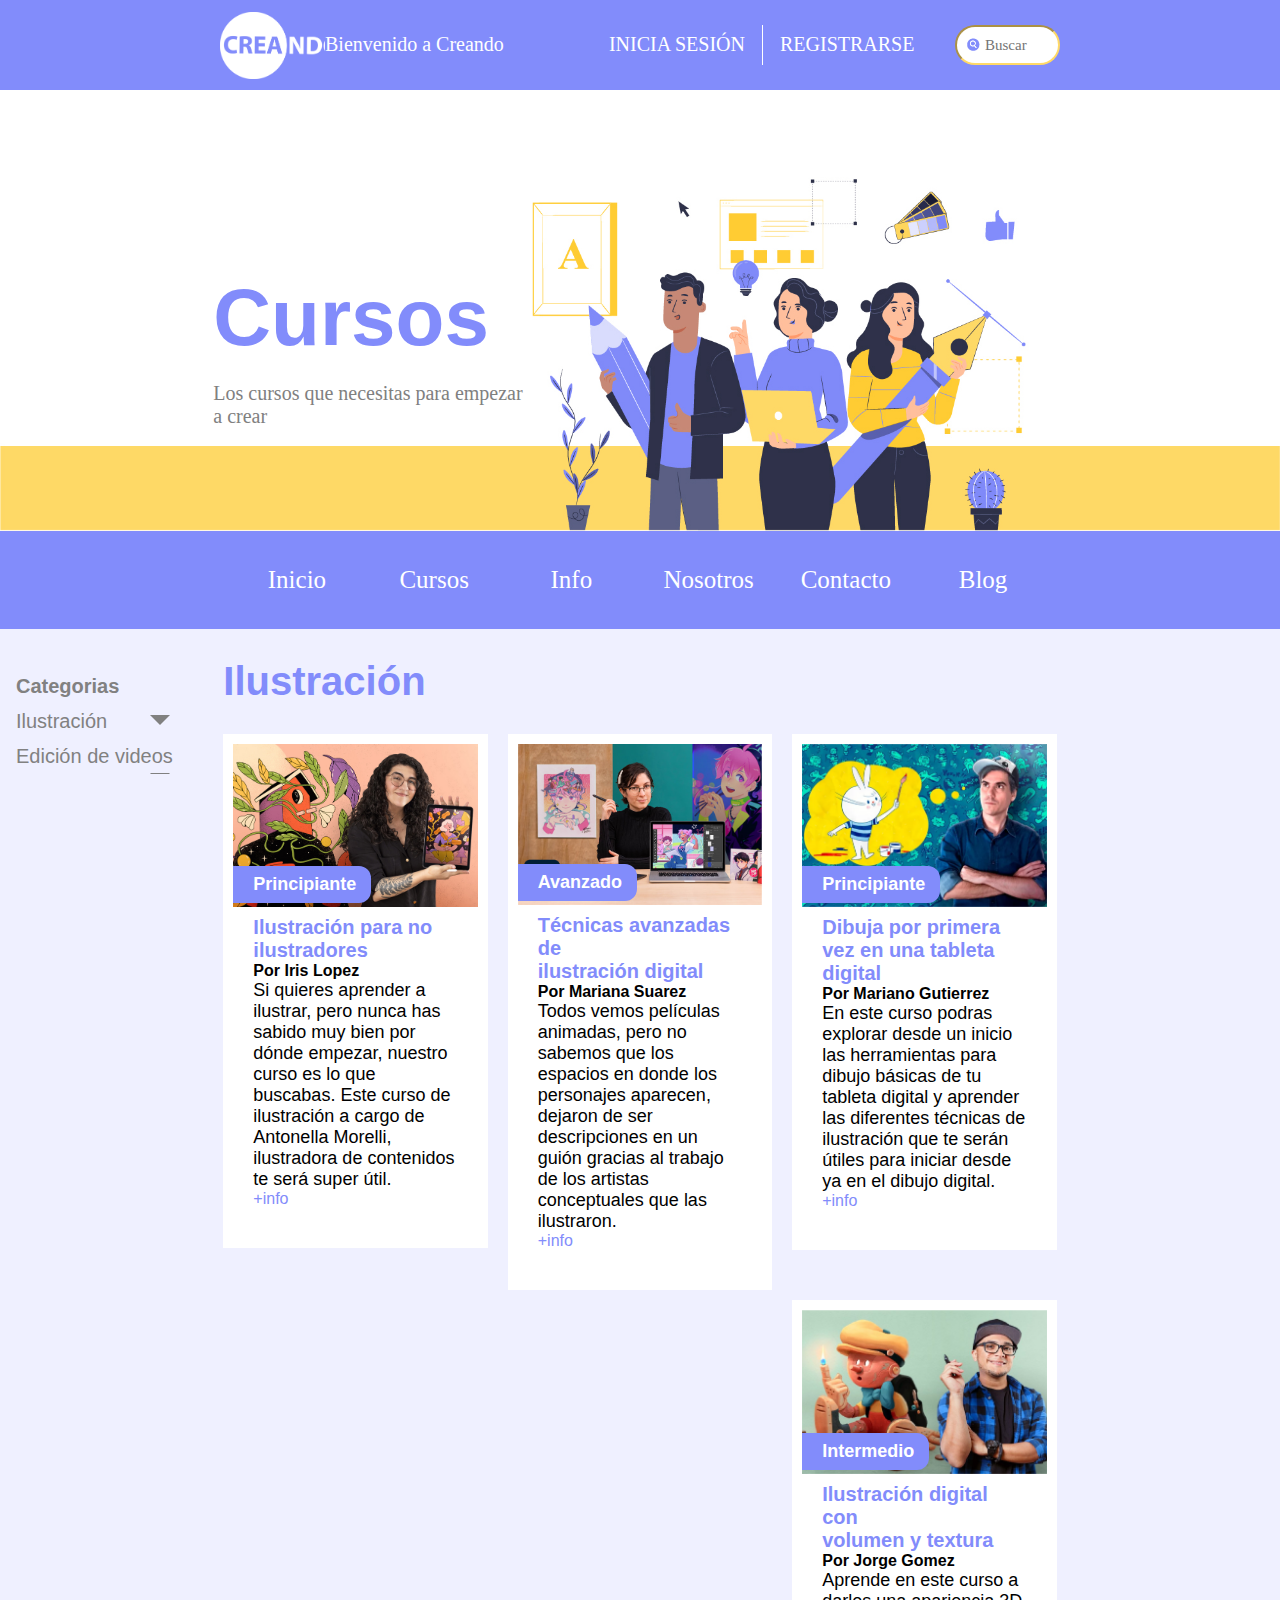
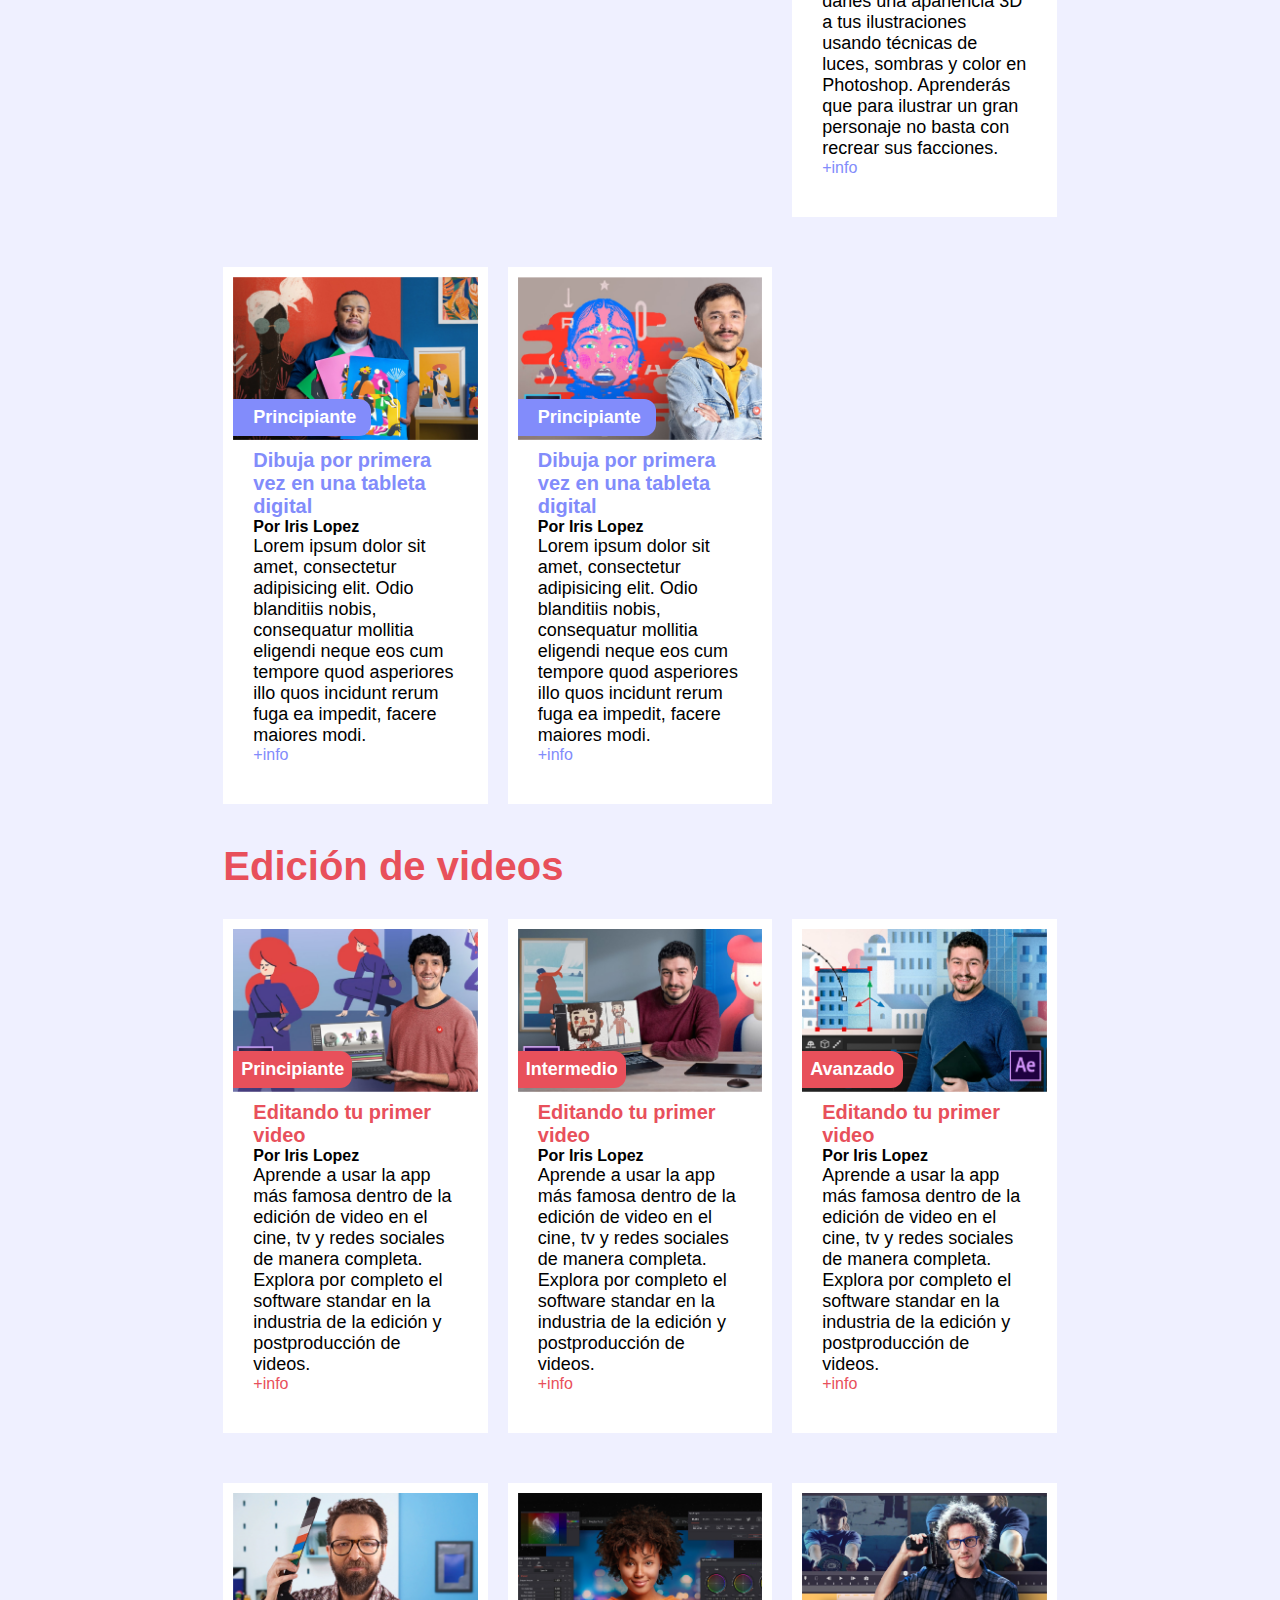
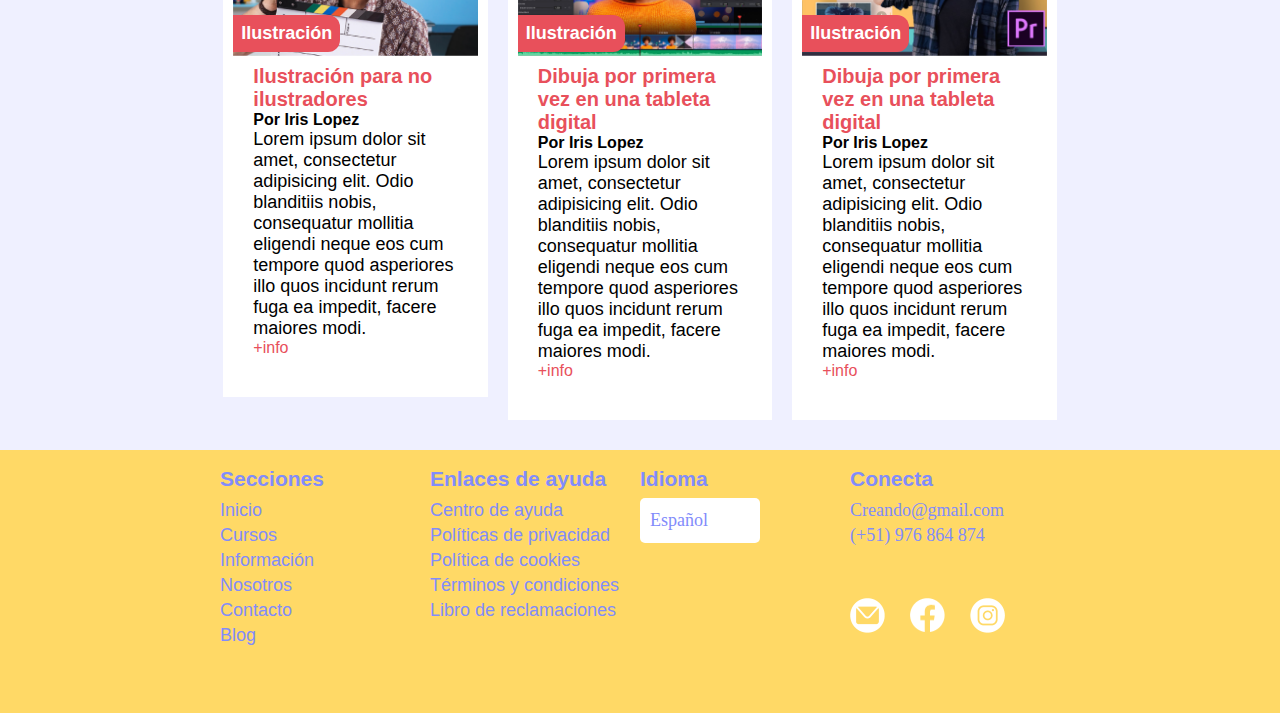
<file: cursos.html>
<!doctype html>
<html>
<head>
<meta charset="utf-8">
<title>Creando</title>
<link rel="stylesheet" type="text/css" href="css/estilos-cursos.css">
<link rel="icon" type="image/jpg" href="imagenes/icon.png" >

</head>

<body>
	<div class="contenedor">
<!--SECCIÓN 1-->
		<header class="fila ">
			<div id="encabezado">
				<div class="col-lg-2 col-md-1 col-sm-0 col-xs-0"><br></div>
				<div id="logo" class= "col-lg-1 col-md-1 col-sm-2 col-xs-3"><a href="index.html"><!--<img alt="" src="imagenes/logo2.png">--><h5>logo</h5></a></div>
				<div id="Bienvenido" class="col-lg-2 col-md-3 col-sm-3 col-xs-0">Bienvenido a Creando</div>
			
				<div class="col-lg-4 col-md-4 col-sm-5 col-xs-6 ">
					<div class="col-lg-6 col-md-6 col-sm-6 col-xs-5"><center id="Inicio"><a href="#">INICIA SESIÓN</a></center></div>
					<div class="col-lg-1 col-md-1 col-sm-1 col-xs-2"><center id="Separador"></center></div>
					<div class="col-lg-5 col-md-5 col-sm-5 col-xs-5"><center id="Registro"><a href="#">REGISTRARSE</a></center></div>
				</div>
			</div>
			<div class="col-lg-1 col-md-2 col-sm-2 col-xs-3"><input type="text" id="search" placeholder="Buscar"></div>
			<div class="col-lg-2 col-md-1 col-sm-0 col-xs-0"></div>
			<div id="banner" class="col-lg-12 col-md-12 col-sm-12 col-xs-12" >
				<img alt="" src="imagenes/banner-cursos-100.jpg" class="col-lg-12 col-md-12 col-sm-12 col-xs-12">
				
				<div id="textobanner" class="col-lg-12 col-md-12 col-sm-12 col-xs-12">
					<div class="banner2 col-lg-12 col-md-0 col-sm-0 col-xs-0"><br></div>
					<div class="banner2 col-lg-12 col-md-0 col-sm-0 col-xs-0"><br></div>
					<div class="banner2 col-lg-12 col-md-0 col-sm-0 col-xs-0"><br></div>
					<div class="banner2 col-lg-12 col-md-0 col-sm-0 col-xs-0"><br></div>
					<div class="banner2 col-lg-12 col-md-12 col-sm-0 col-xs-0"><br></div>
					<div class="banner2 col-lg-12 col-md-12 col-sm-0 col-xs-0"><br></div>
					<div class="banner2 col-lg-12 col-md-12 col-sm-0 col-xs-0"><br></div>
					<div class="banner2 col-lg-12 col-md-12 col-sm-12 col-xs-0"><br></div>
					<div class="banner2 col-lg-12 col-md-12 col-sm-12 col-xs-0"><br></div>
					<div class="col-lg-2 col-md-2 col-sm-1 col-xs-0"><br></div>
					
					<h1 class="banner1 col-lg-6 col-md-6 col-sm-6 col-xs-0">Cursos</h1>
					
					<div class="banner2 col-lg-12 col-md-12 col-sm-12 col-xs-10"><br></div>
					<div class="banner2 col-lg-2 col-md-2 col-sm-1 col-xs-0"><br></div>
					
					<h3 class="banner2 col-lg-5 col-md-6 col-sm-6 col-xs-0">Los cursos que necesitas para empezar <br> a crear</h3>
			
				</div>
			</div>
		</header>
		<div id="menu" class="col-lg-12 col-md-12 col-sm-12 col-xs-12">
				<div id="espacio" class="col-lg-2 col-md-1 col-sm-0 col-xs-0"><br></div>
				<nav class="fila col-lg-8 col-md-10 col-sm-12 col-xs-12">
					
					
					<ul>
					<li class="col-lg-2 col-md-2 col-sm-2 col-xs-12"><a href="index.html">Inicio</a>
						
					</li>	
					<li class="col-lg-2 col-md-2 col-sm-2 col-xs-0"><a href="cursos.html">Cursos</a>
						<ul class="navprimero col-lg-12 col-sm-12 col-xs-12">
							<li><a href="#">Ilustración</a></li>
							<li><a href="#">Edición de videos</a></li>
						</ul>
						
					</li>
					<li  class="col-lg-0 col-md-0 col-sm-0 col-xs-12"><a href="cursos.html">Cursos</a>
						<ul class="navpeque col-xs-12">
							<li><a href="#">Ilustración</a></li>
							<li><a href="#">Edición de videos</a></li>
						</ul>
						
					</li>
					<li class="col-lg-2 col-md-2 col-sm-2 col-xs-12"><a href="info.html">Info</a>
						
					</li>	
					<li class="col-lg-2 col-md-2 col-sm-2 col-xs-12"><a href="nosotros.html">Nosotros</a>
						
					</li>	
					<li class="col-lg-2 col-md-2 col-sm-2 col-xs-12"><a href="contacto.html">Contacto</a>
						
					</li>	
					<li class="col-lg-2 col-md-2 col-sm-2 col-xs-12"><a href="blog.html">Blog</a>
						
					</li>	
					</ul>
					
					</nav>	
					<div  class="col-lg-2 col-md-1"><br></div>
					
		</div>
			<section class="col-lg-12">
						
						<div class="sidenav col-lg-2 col-md-0 col-sm-0 col-xs-0">
							  <h3>Categorias</h3>
							  <button class="dropdown-btn">Ilustración
								<div class="icono-arrow4-down"></div>
							  </button>
							  <div class="dropdown-container">
								<a href="#">Principiantes</a>
								<a href="#">Intermedio</a>
								<a href="#">Avanzado</a>
							  </div>
								<button class="dropdown-btn">Edición de videos
									<div class="icono-arrow4-down"></div>
								  </button>
								  <div class="dropdown-container">
									<a href="#">Principiantes</a>
									<a href="#">Intermedio</a>
									<a href="#">Avanzado</a>
								  </div>
							  
							</div>

					
				<div id="ilustracion" class="col-lg-8">
					
			
				<h2>Ilustración</h2>
				
				<ul>
					
					<li class="uno col-lg-4 col-md-4 col-sm-5 col-xs-12">
						
						<div class="curso col-lg-12">
						<button id="myBtn" ><img alt="" src="imagenes/cursos1.jpg"></button>
					
						<div id="myModal" class="modal col-lg-12 col-md-12">					 
							<div class="modal-content col-lg-4 col-md-4">
							<span class="close"></span>
							<img alt="" src="imagenes/cursos1.jpg">
							
							<h5>Ilustración</h5>
							<h3 class="col-lg-8 col-md-0">Ilustración para no <br>ilustradores</h3>
							
							<h4 class="col-lg-8 col-md-8">Por Iris Lopez</h4>
							<div class="izquierda col-lg-8 col-md-8">
							<p>Si quieres aprender a ilustrar, pero nunca has sabido muy bien por dónde empezar, nuestro curso online es exactamente lo que buscabas. Este curso de ilustración estará a cargo de Antonella Morelli, ilustradora y coordinadora de contenidos para el equipo de educación de Crehana.<br><br>Tendrás tu propio cuaderno de trabajo con ejercicios de experimentación, exploración y creatividad. Dibujarás animales y también una figura humana. </p>
							
							</div>
							<div class="derecha col-lg-4 col-md-0">
								<a class="col-lg-12 col-md-0" href="#"><h2>Inscribirme</h2></a>
								<div class="texto-derecha col-lg-12">
									<div class="col-lg-2"><br></div>
									<img class="col-lg-1" alt="" src="imagenes/iconos/icono-alumno.png">
									<h6 class="col-lg-8">50 alumnos</h6>
								</div>
								<div class="texto-derecha col-lg-12 col-md-0">
									<div class="col-lg-2"><br></div>
									<img class="col-lg-1" alt="" src="imagenes/iconos/icono-clases.png">
									<h6 class="col-lg-8">16 clases</h6>
								</div>
								<div class="texto-derecha col-lg-12 col-md-0">
									<div class="col-lg-2"><br></div>
									<img class="col-lg-1" alt="" src="imagenes/iconos/icono-nivel.png">
									<h6 class="col-lg-8">Principiante</h6>
								</div>
								
							</div>	
							</div>	
						</div>	
							

						<h5>Principiante</h5>
							<h3>Ilustración para no <br>ilustradores</h3>
							<h4>Por Iris Lopez</h4>
							<p>Si quieres aprender a ilustrar, pero nunca has sabido muy bien por dónde empezar, nuestro curso es lo que buscabas. Este curso de ilustración a cargo de Antonella Morelli, ilustradora de contenidos te será super útil. </p>
							<a href="#">+info</a>
							
					</div>	
					</li>
					
					<li class="uno col-lg-4 col-md-4 col-sm-5 col-xs-12">
						<div class="curso col-lg-12">
						
						<button id="myBtn2"><img alt="" src="imagenes/cursos2-100.jpg"></button>				
						<div id="myModal2" class="modal col-lg-12">					 
							<div class="modal-content col-lg-4">
							<span class="close"></span>
							<img alt="" src="imagenes/cursos2-100.jpg">
							<div class="texto">	
							<h5>Ilustración</h5>
							<h3 class="col-lg-8">Técnicas avanzadas de<br>ilustración digital</h3>
							<h4 class="col-lg-8">Por Iris Lopez</h4>
							<div class="izquierda col-lg-8">
							<p>Todos vemos películas animadas, pero no sabemos que los espacios en donde los personajes aparecen, dejaron de ser descripciones en un guión gracias al trabajo de los artistas conceptuales que las ilustraron. <br><br> En este curso aprenderás los puntos para que un escenario sea eficiente e impactante. Así podrás crear espacios con muchos detalles, pero de una manera rápida y sencilla.</p>
							
							</div>
							<div class="derecha col-lg-4">
								<a class="col-lg-12" href="#"><h2>Inscribirme</h2></a>
								<div class="texto-derecha col-lg-12">
									<div class="col-lg-2"><br></div>
									<img class="col-lg-1" alt="" src="imagenes/iconos/icono-alumno.png">
									<h6 class="col-lg-8">60 alumnos</h6>
								</div>
								<div class="texto-derecha col-lg-12">
									<div class="col-lg-2"><br></div>
									<img class="col-lg-1" alt="" src="imagenes/iconos/icono-clases.png">
									<h6 class="col-lg-8">12 clases</h6>
								</div>
								<div class="texto-derecha col-lg-12">
									<div class="col-lg-2"><br></div>
									<img class="col-lg-1" alt="" src="imagenes/iconos/icono-nivel.png">
									<h6 class="col-lg-8">Avanzado</h6>
								</div>
								
							</div>	
							</div>	
							</div>

						</div>
						<h5>Avanzado</h5>
							<h3>Técnicas avanzadas de<br>ilustración digital</h3>
							<h4>Por Mariana Suarez</h4>
							<p>Todos vemos películas animadas, pero no sabemos que los espacios en donde los personajes aparecen, dejaron de ser descripciones en un guión gracias al trabajo de los artistas conceptuales que las ilustraron.</p>
							<a href="#">+info</a>
							
					</div>	
					</li>
				
					<li class="uno col-lg-4 col-md-4 col-sm-5 col-xs-12">
						
						<div class="curso col-lg-12">	
						<button id="myBtn3"><img alt="" src="imagenes/cursos3.png"></button>				
						<div id="myModal3" class="modal col-lg-12">					 
							<div class="modal-content col-lg-4">
							<span class="close"></span>
							<img alt="" src="imagenes/cursos3.png">
							<h5>Ilustración</h5>
							<h3 class="col-lg-8">Dibuja por primera vez en una tableta digital</h3>
							<h4 class="col-lg-8">Por Mariano Gutierrez</h4>
							<div class="izquierda col-lg-8">
							<p>En este curso podras explorar desde un inicio las herramientas para dibujo básicas de tu tableta digital y aprender las diferentes técnicas de ilustración que te serán útiles para iniciar en el dibujo digital.<br><br>En este curso online de dibujo digital, aprenderás cómo dibujar en tabletas gráficas desde cero usando aplicaciones para ilustrar en tableta. Entenderás cuáles son las mejores tabletas para dibujo digital y sabrás elegir el iPad para dibujar que mejor complemente tus objetivos artísticos.</p>
							
							</div>
							<div class="derecha col-lg-4">
								<a class="col-lg-12" href="#"><h2>Inscribirme</h2></a>
								<div class="texto-derecha col-lg-12">
									<div class="col-lg-2"><br></div>
									<img class="col-lg-1" alt="" src="imagenes/iconos/icono-alumno.png">
									<h6 class="col-lg-8">50 alumnos</h6>
								</div>
								<div class="texto-derecha col-lg-12">
									<div class="col-lg-2"><br></div>
									<img class="col-lg-1" alt="" src="imagenes/iconos/icono-clases.png">
									<h6 class="col-lg-8">16 clases</h6>
								</div>
								<div class="texto-derecha col-lg-12">
									<div class="col-lg-2"><br></div>
									<img class="col-lg-1" alt="" src="imagenes/iconos/icono-nivel.png">
									<h6 class="col-lg-8">Nivel Principiante</h6>
								</div>
								
							</div>	
							</div>	
							

						</div>
						<h5>Principiante</h5>
							<h3>Dibuja por primera vez en una tableta digital</h3>
							<h4>Por Mariano Gutierrez</h4>
							<p>En este curso podras explorar desde un inicio las herramientas para dibujo básicas de tu tableta digital y aprender las diferentes técnicas de ilustración que te serán útiles para iniciar desde ya en el dibujo digital.</p>
							<a href="#">+info</a>
							
					</div>	
					</li>
					
					
					<li class="uno col-lg-4 col-md-4 col-sm-5 col-xs-12">
						
						<div class="curso col-lg-12">
						<button id="myBtn4" ><img alt="" src="imagenes/cursos4.jpg"></button>
					
						<div id="myModal4" class="modal col-lg-12">					 
							<div class="modal-content col-lg-4">
							<span class="close"></span>
							<img alt="" src="imagenes/cursos4.jpg">
							
							<h5>Ilustración</h5>
							<h3>Ilustración digital con <br>volumen y textura</h3>
							
							<h4>Por Jorge Gomez</h4>
							<div class="izquierda col-lg-8">
							<p>Aprende a darles una apariencia 3D a tus ilustraciones usando técnicas de luces, sombras y color en Photoshop
							Para ilustrar un gran personaje no basta con recrear sus facciones.<br><br> Con tu imaginación y un buen manejo técnico también puedes definir su personalidad y sus gestos para que expresen lo que tienes en mente de una manera tangible y evidente. Te enseñará a crear una ilustración digital en su particular estilo: dándole una apariencia 3D con luces y sombras, y con personajes expresivos y coloridos. </p>
							
							</div>
							<div class="derecha col-lg-4">
								<a class="col-lg-12" href="#"><h2>Inscribirme</h2></a>
								<div class="texto-derecha col-lg-12">
									<div class="col-lg-2"><br></div>
									<img class="col-lg-1" alt="" src="imagenes/iconos/icono-alumno.png">
									<h6 class="col-lg-8">50 alumnos</h6>
								</div>
								<div class="texto-derecha col-lg-12">
									<div class="col-lg-2"><br></div>
									<img class="col-lg-1" alt="" src="imagenes/iconos/icono-clases.png">
									<h6 class="col-lg-8">16 clases</h6>
								</div>
								<div class="texto-derecha col-lg-12">
									<div class="col-lg-2"><br></div>
									<img class="col-lg-1" alt="" src="imagenes/iconos/icono-nivel.png">
									<h6 class="col-lg-8">Nivel Principiante</h6>
								</div>
								
							</div>	
							</div>	
							

						</div>
						<h5>Intermedio</h5>
							<h3>Ilustración digital con <br>volumen y textura</h3>
							<h4>Por Jorge Gomez</h4>
							<p>Aprende en este curso a darles una apariencia 3D a tus ilustraciones usando técnicas de luces, sombras y color en Photoshop.
							Aprenderás que para ilustrar un gran personaje no basta con recrear sus facciones.</p>
							<a href="#">+info</a>
						</div>	
						
					</li>
					
					<li class="uno col-lg-4 col-md-4 col-sm-5 col-xs-12">
						
						<div class="curso col-lg-12">
						<button id="myBtn5"><img alt="" src="imagenes/cursos5.jpg"></button>				
						<div id="myModal5" class="modal col-lg-12">					 
							<div class="modal-content col-lg-4 ">
							<span class="close"></span>
							<img alt="" src="imagenes/cursos5.jpg">
							<h5>Ilustración</h5>
							<h3>Dibuja por primera vez en<br>una tableta digital</h3>
							<h4>Por Iris Lopez</h4>
							<div class="izquierda col-lg-8">
							<p>Lorem ipsum dolor sit amet, consectetur adipisicing elit. Odio blanditiis nobis, consequatur mollitia eligendi neque eos cum tempore quod asperiores illo quos incidunt rerum fuga ea impedit, facere maiores modi.</p>
							
							</div>
							<div class="derecha col-lg-4">
								<a class="col-lg-12" href="#"><h2>Inscribirme</h2></a>
								<div class="texto-derecha col-lg-12">
									<div class="col-lg-2"><br></div>
									<img class="col-lg-1" alt="" src="imagenes/iconos/icono-alumno.png">
									<h6 class="col-lg-8">50 alumnos</h6>
								</div>
								<div class="texto-derecha col-lg-12">
									<div class="col-lg-2"><br></div>
									<img class="col-lg-1" alt="" src="imagenes/iconos/icono-clases.png">
									<h6 class="col-lg-8">16 clases</h6>
								</div>
								<div class="texto-derecha col-lg-12">
									<div class="col-lg-2"><br></div>
									<img class="col-lg-1" alt="" src="imagenes/iconos/icono-nivel.png">
									<h6 class="col-lg-8">Nivel Principiante</h6>
								</div>
								
							</div>	
							</div>	
							

						</div>
						<h5>Principiante</h5>
							<h3>Dibuja por primera vez en una tableta digital</h3>
							<h4>Por Iris Lopez</h4>
							<p>Lorem ipsum dolor sit amet, consectetur adipisicing elit. Odio blanditiis nobis, consequatur mollitia eligendi neque eos cum tempore quod asperiores illo quos incidunt rerum fuga ea impedit, facere maiores modi.</p>
							<a href="#">+info</a>
							
						</div>
					</li>
					
					<li class="uno col-lg-4 col-md-4 col-sm-5 col-xs-12">
						
						<div class="curso col-lg-12">
						<button id="myBtn6"><img alt="" src="imagenes/cursos6.jpg"></button>				
						<div id="myModal6" class="modal col-lg-12">					 
							<div class="modal-content col-lg-4">
							<span class="close"></span>
							<img alt="" src="imagenes/cursos6.jpg">
							<h5>Ilustración</h5>
							<h3>Dibuja por primera vez en <br>una tableta digital</h3>
							<h4>Por Iris Lopez</h4>
							<div class="izquierda col-lg-8">
							<p>Lorem ipsum dolor sit amet, consectetur adipisicing elit. Odio blanditiis nobis, consequatur mollitia eligendi neque eos cum tempore quod asperiores illo quos incidunt rerum fuga ea impedit, facere maiores modi.</p>
							
							</div>
							<div class="derecha col-lg-4">
								<a class="col-lg-12" href="#"><h2>Inscribirme</h2></a>
								<div class="texto-derecha col-lg-12">
									<div class="col-lg-2"><br></div>
									<img class="col-lg-1" alt="" src="imagenes/iconos/icono-alumno.png">
									<h6 class="col-lg-8">50 alumnos</h6>
								</div>
								<div class="texto-derecha col-lg-12">
									<div class="col-lg-2"><br></div>
									<img class="col-lg-1" alt="" src="imagenes/iconos/icono-clases.png">
									<h6 class="col-lg-8">16 clases</h6>
								</div>
								<div class="texto-derecha col-lg-12">
									<div class="col-lg-2"><br></div>
									<img class="col-lg-1" alt="" src="imagenes/iconos/icono-nivel.png">
									<h6 class="col-lg-8">Nivel Principiante</h6>
								</div>
								
							</div>	
							</div>	
							

						</div>
						<h5>Principiante</h5>
							<h3>Dibuja por primera vez en una tableta digital</h3>
							<h4>Por Iris Lopez</h4>
							<p>Lorem ipsum dolor sit amet, consectetur adipisicing elit. Odio blanditiis nobis, consequatur mollitia eligendi neque eos cum tempore quod asperiores illo quos incidunt rerum fuga ea impedit, facere maiores modi.</p>
							<a href="#">+info</a>
							
						</div>
					</li>
			</ul>
		</div>
		<div class="col-lg-12">
		<div class="col-lg-2"><br></div>
		<div id="edicion" class="col-lg-8">
					
			
				<h2>Edición de videos</h2>
				
				<ul>
					
					<li class="uno col-lg-4 col-md-4 col-sm-6 col-xs-12">
						
						<div class="curso col-lg-12">
						<button id="myBtn7" ><img alt="" src="imagenes/cursos7.jpg"></button>
					
						<div id="myModal7" class="modal col-lg-12">					 
							<div class="modal-content col-lg-4">
							<span class="close" ></span>
							<img alt="" src="imagenes/cursos7.jpg">
							
							<h5>Edición de video</h5>
							<h3>Editando tu primer <br>video</h3>
							
							<h4>Por Iris Lopez</h4>
							<div class="izquierda col-lg-8">
							<p>Lorem ipsum dolor sit amet, consectetur adipisicing elit. Odio blanditiis nobis, consequatur mollitia eligendi neque eos cum tempore quod asperiores illo quos incidunt rerum fuga ea impedit, facere maiores modi.</p>
							
							</div>
							<div class="derecha col-lg-4">
								<a class="col-lg-12" href="#"><h2>Inscribirme</h2></a>
								<div class="texto-derecha col-lg-12">
									<div class="col-lg-2"><br></div>
									<img class="col-lg-1" alt="" src="imagenes/iconos/icono-alumno.png">
									<h6 class="col-lg-8">50 alumnos</h6>
								</div>
								<div class="texto-derecha col-lg-12">
									<div class="col-lg-2"><br></div>
									<img class="col-lg-1" alt="" src="imagenes/iconos/icono-clases.png">
									<h6 class="col-lg-8">16 clases</h6>
								</div>
								<div class="texto-derecha col-lg-12">
									<div class="col-lg-2"><br></div>
									<img class="col-lg-1" alt="" src="imagenes/iconos/icono-nivel.png">
									<h6 class="col-lg-8">Nivel Principiante</h6>
								</div>
								
							</div>	
							</div>	
							

						</div>
						<h5>Principiante</h5>
							<h3>Editando tu primer <br>video</h3>
							<h4>Por Iris Lopez</h4>
							<p>Aprende a usar la app más famosa dentro de la edición de video en el cine, tv y redes sociales de manera completa. Explora por completo el software standar en la industria de la edición y postproducción de videos.</p>
							<a href="#">+info</a>
							
					</div>
					</li>
					
					<li class="uno col-lg-4 col-md-4 col-sm-6 col-xs-12">
						
						<div class="curso col-lg-12">
						<button id="myBtn8"><img alt="" src="imagenes/cursos8.jpg"></button>				
						<div id="myModal8" class="modal col-lg-12">					 
							<div class="modal-content col-lg-4">
							<span class="close"></span>
							<img alt="" src="imagenes/cursos8.jpg">
							<div class="texto">	
							<h5>Ilustración</h5>
							<h3>Dibuja por primera vez en <br>una tableta digital</h3>
							<h4>Por Iris Lopez</h4>
							<div class="izquierda col-lg-8">
							<p>Lorem ipsum dolor sit amet, consectetur adipisicing elit. Odio blanditiis nobis, consequatur mollitia eligendi neque eos cum tempore quod asperiores illo quos incidunt rerum fuga ea impedit, facere maiores modi.</p>
							
							</div>
							<div class="derecha col-lg-4">
								<a class="col-lg-12" href="#"><h2>Inscribirme</h2></a>
								<div class="texto-derecha col-lg-12">
									<div class="col-lg-2"><br></div>
									<img class="col-lg-1" alt="" src="imagenes/iconos/icono-alumno.png">
									<h6 class="col-lg-8">50 alumnos</h6>
								</div>
								<div class="texto-derecha col-lg-12">
									<div class="col-lg-2"><br></div>
									<img class="col-lg-1" alt="" src="imagenes/iconos/icono-clases.png">
									<h6 class="col-lg-8">16 clases</h6>
								</div>
								<div class="texto-derecha col-lg-12">
									<div class="col-lg-2"><br></div>
									<img class="col-lg-1" alt="" src="imagenes/iconos/icono-nivel.png">
									<h6 class="col-lg-8">Nivel Principiante</h6>
								</div>
								
							</div>	
							</div>	
							</div>

						</div>
						<h5>Intermedio</h5>
							<h3>Editando tu primer <br>video</h3>
							<h4>Por Iris Lopez</h4>
							<p>Aprende a usar la app más famosa dentro de la edición de video en el cine, tv y redes sociales de manera completa. Explora por completo el software standar en la industria de la edición y postproducción de videos.</p>
							<a href="#">+info</a>
							
					</div>	
						
					</li>
				
					<li class="uno end col-lg-4 col-md-4 col-sm-6 col-xs-12">
						<div class="curso col-lg-12">
						
						<button id="myBtn9"><img alt="" src="imagenes/cursos9.jpg"></button>				
						<div id="myModal9" class="modal col-lg-12">					 
							<div class="modal-content col-lg-4 ">
							<span class="close"></span>
							<img alt="" src="imagenes/cursos9.jpg">
							<h5>Ilustración</h5>
							<h3>Dibuja por primera vez en una tableta digital</h3>
							<h4>Por Iris Lopez</h4>
							<div class="izquierda col-lg-8">
							<p>Lorem ipsum dolor sit amet, consectetur adipisicing elit. Odio blanditiis nobis, consequatur mollitia eligendi neque eos cum tempore quod asperiores illo quos incidunt rerum fuga ea impedit, facere maiores modi.</p>
							
							</div>
							<div class="derecha col-lg-4">
								<a class="col-lg-12" href="#"><h2>Inscribirme</h2></a>
								<div class="texto-derecha col-lg-12">
									<div class="col-lg-2"><br></div>
									<img class="col-lg-1" alt="" src="imagenes/iconos/icono-alumno.png">
									<h6 class="col-lg-8">50 alumnos</h6>
								</div>
								<div class="texto-derecha col-lg-12">
									<div class="col-lg-2"><br></div>
									<img class="col-lg-1" alt="" src="imagenes/iconos/icono-clases.png">
									<h6 class="col-lg-8">16 clases</h6>
								</div>
								<div class="texto-derecha col-lg-12">
									<div class="col-lg-2"><br></div>
									<img class="col-lg-1" alt="" src="imagenes/iconos/icono-nivel.png">
									<h6 class="col-lg-8">Nivel Principiante</h6>
								</div>
								
							</div>	
							</div>	
							

						</div>
						<h5>Avanzado</h5>
							<h3>Editando tu primer <br>video</h3>
							<h4>Por Iris Lopez</h4>
							<p>Aprende a usar la app más famosa dentro de la edición de video en el cine, tv y redes sociales de manera completa. Explora por completo el software standar en la industria de la edición y postproducción de videos.</p>
							<a href="#">+info</a>
							
							
					</div>
					</li>
					
					
					<li class="uno col-lg-4 col-md-4 col-sm-6 col-xs-12">
						<div class="curso col-lg-12">
						
						<button id="myBtn10" ><img alt="" src="imagenes/cursos10.jpg"></button>
					
						<div id="myModal10" class="modal col-lg-12">					 
							<div class="modal-content col-lg-4 ">
							<span class="close"></span>
							<img alt="" src="imagenes/cursos10.jpg">
							<h5>Ilustración</h5>
							<h3>Ilustración para no <br>ilustradores</h3>
							<h4>Por Iris Lopez</h4>
							<div class="izquierda col-lg-8">
							<p>Lorem ipsum dolor sit amet, consectetur adipisicing elit. Odio blanditiis nobis, consequatur mollitia eligendi neque eos cum tempore quod asperiores illo quos incidunt rerum fuga ea impedit, facere maiores modi.</p>
							
							</div>
							<div class="derecha col-lg-4">
								<a class="col-lg-12" href="#"><h2>Inscribirme</h2></a>
								<div class="texto-derecha col-lg-12">
									<div class="col-lg-2"><br></div>
									<img class="col-lg-1" alt="" src="imagenes/iconos/icono-alumno.png">
									<h6 class="col-lg-8">50 alumnos</h6>
								</div>
								<div class="texto-derecha col-lg-12">
									<div class="col-lg-2"><br></div>
									<img class="col-lg-1" alt="" src="imagenes/iconos/icono-clases.png">
									<h6 class="col-lg-8">16 clases</h6>
								</div>
								<div class="texto-derecha col-lg-12">
									<div class="col-lg-2"><br></div>
									<img class="col-lg-1" alt="" src="imagenes/iconos/icono-nivel.png">
									<h6 class="col-lg-8">Nivel Principiante</h6>
								</div>
								
							</div>	
							</div>	
							

						</div>
						<h5>Ilustración</h5>
							<h3>Ilustración para no <br>ilustradores</h3>
							<h4>Por Iris Lopez</h4>
							<p>Lorem ipsum dolor sit amet, consectetur adipisicing elit. Odio blanditiis nobis, consequatur mollitia eligendi neque eos cum tempore quod asperiores illo quos incidunt rerum fuga ea impedit, facere maiores modi.</p>
							<a href="#">+info</a>
							
					</div>
					</li>
					
					<li class="uno col-lg-4 col-md-4 col-sm-6 col-xs-12">
						
						<div class="curso col-lg-12">
						<button id="myBtn11"><img alt="" src="imagenes/cursos11.jpg"></button>				
						<div id="myModal11" class="modal col-lg-12">					 
							<div class="modal-content col-lg-4 ">
							<span class="close"></span>
							<img alt="" src="imagenes/cursos11.jpg">
							<h5>Ilustración</h5>
							<h3>Dibuja por primera vez en una tableta digital</h3>
							<h4>Por Iris Lopez</h4>
							<div class="izquierda col-lg-8">
							<p>Lorem ipsum dolor sit amet, consectetur adipisicing elit. Odio blanditiis nobis, consequatur mollitia eligendi neque eos cum tempore quod asperiores illo quos incidunt rerum fuga ea impedit, facere maiores modi.</p>
							
							</div>
							<div class="derecha col-lg-4">
								<a class="col-lg-12" href="#"><h2>Inscribirme</h2></a>
								<div class="texto-derecha col-lg-12">
									<div class="col-lg-2"><br></div>
									<img class="col-lg-1" alt="" src="imagenes/iconos/icono-alumno.png">
									<h6 class="col-lg-8">50 alumnos</h6>
								</div>
								<div class="texto-derecha col-lg-12">
									<div class="col-lg-2"><br></div>
									<img class="col-lg-1" alt="" src="imagenes/iconos/icono-clases.png">
									<h6 class="col-lg-8">16 clases</h6>
								</div>
								<div class="texto-derecha col-lg-12">
									<div class="col-lg-2"><br></div>
									<img class="col-lg-1" alt="" src="imagenes/iconos/icono-nivel.png">

									<h6 class="col-lg-8">Nivel Principiante</h6>
								</div>
								
							</div>	
							</div>	
							

						</div>
						<h5>Ilustración</h5>
							<h3>Dibuja por primera vez en una tableta digital</h3>
							<h4>Por Iris Lopez</h4>
							<p>Lorem ipsum dolor sit amet, consectetur adipisicing elit. Odio blanditiis nobis, consequatur mollitia eligendi neque eos cum tempore quod asperiores illo quos incidunt rerum fuga ea impedit, facere maiores modi.</p>
							<a href="#">+info</a>
							
					</div>	
					</li>
					
					<li class="uno col-lg-4 col-md-4 col-sm-6 col-xs-12">
						<div class="curso col-lg-12">
						
						<button id="myBtn12"><img alt="" src="imagenes/cursos12.jpg"></button>				
						<div id="myModal12" class="modal col-lg-12">					 
							<div class="modal-content col-lg-4 ">
							<span class="close"></span>
							<img alt="" src="imagenes/cursos12.jpg">
							<h5>Ilustración</h5>
							<h3>Dibuja por primera vez en una tableta digital</h3>
							<h4>Por Iris Lopez</h4>
							<div class="izquierda col-lg-8">
							<p>Lorem ipsum dolor sit amet, consectetur adipisicing elit. Odio blanditiis nobis, consequatur mollitia eligendi neque eos cum tempore quod asperiores illo quos incidunt rerum fuga ea impedit, facere maiores modi.</p>
							
							</div>
							<div class="derecha col-lg-4">
								<a class="col-lg-12" href="#"><h2>Inscribirme</h2></a>
								<div class="texto-derecha col-lg-12">
									<div class="col-lg-2"><br></div>
									<img class="col-lg-1" alt="" src="imagenes/iconos/icono-alumno.png">
									<h6 class="col-lg-8">50 alumnos</h6>
								</div>
								<div class="texto-derecha col-lg-12">
									<div class="col-lg-2"><br></div>
									<img class="col-lg-1" alt="" src="imagenes/iconos/icono-clases.png">
									<h6 class="col-lg-8">16 clases</h6>
								</div>
								<div class="texto-derecha col-lg-12">
									<div class="col-lg-2"><br></div>
									<img class="col-lg-1" alt="" src="imagenes/iconos/icono-nivel.png">
									<h6 class="col-lg-8">Nivel Principiante</h6>
								</div>
								
							</div>	
							</div>	
							

						</div>
						<h5>Ilustración</h5>
							<h3>Dibuja por primera vez en una tableta digital</h3>
							<h4>Por Iris Lopez</h4>
							<p>Lorem ipsum dolor sit amet, consectetur adipisicing elit. Odio blanditiis nobis, consequatur mollitia eligendi neque eos cum tempore quod asperiores illo quos incidunt rerum fuga ea impedit, facere maiores modi.</p>
							<a href="#">+info</a>
							
						</div>
					</li>
			</ul>
		</div>
		</div>		
		</section>
		<footer class="fila">
				<div class="col-lg-2 col-md-2 col-sm-1 col-xs-0"><br></div>
				<div id="pie" class="col-lg-8 col-md-8 col-sm-10 col-xs-12">
				<div id="secciones" class="col-lg-3 col-md-3 col-sm-6 col-xs-6">
					<h5>Secciones</h5>
					<ul>
						<li><a href="#">Inicio</a></li>
						<li><a href="#">Cursos</a></li>
						<li><a href="#">Información</a></li>
						<li><a href="#">Nosotros</a></li>
						<li><a href="#">Contacto</a></li>
						<li><a href="#">Blog</a></li>
					</ul>
				</div>
				<div id="Enlaces" class="col-lg-3 col-md-3 col-sm-6 col-xs-6">
					<h5>Enlaces de ayuda</h5>
					<ul>
						<li><a href="#">Centro de ayuda</a></li>
						<li><a href="#">Políticas de privacidad</a></li>
						<li><a href="#">Política de cookies</a></li>
						<li><a href="#">Términos y condiciones</a></li>
						<li><a href="#">Libro de reclamaciones</a></li>
						
					</ul>
				</div>
				<div id="Idioma" class="col-lg-3 col-md-3 col-sm-6 col-xs-6">
					<h5>Idioma</h5>
					<ul>
						<li>Español</li>
						
					</ul>
				</div>
				<div id="Conecta" class="col-lg-3 col-md-3 col-sm-6 col-xs-6">
					<h5>Conecta</h5>
					<ul>
						<li><h6>Creando@gmail.com</h6></li>
						<li><h6>(+51) 976 864 874</h6></li>
					</ul>					
					<div id="redes" class="col-lg-12 col-md-12 col-sm-12">
						<ul>
							<li><a href="mailto:iamfer3232@gmail.com" target="_blank"><img src="imagenes/iconos/correo.png" alt=""></a></li>
							<li><a href="https://www.facebook.com/fernanda.patino.581/" target="_blank"><img src="imagenes/iconos/facebook.png" alt=""></a></li>
							<li><a href="https://www.instagram.com/iamfer12345/" target="_blank"><img src="imagenes/iconos/instagram.png" alt=""></a></li>
						</ul>
					</div>
					
				</div>
				</div>
				<div class="col-lg-2 col-md-2 col-sm-1 col-xs-0"><br></div>
		</footer>
	</div>
	<script type="text/javascript" src="plugins/emergente.js"></script>
	</body>
</html>
</file>
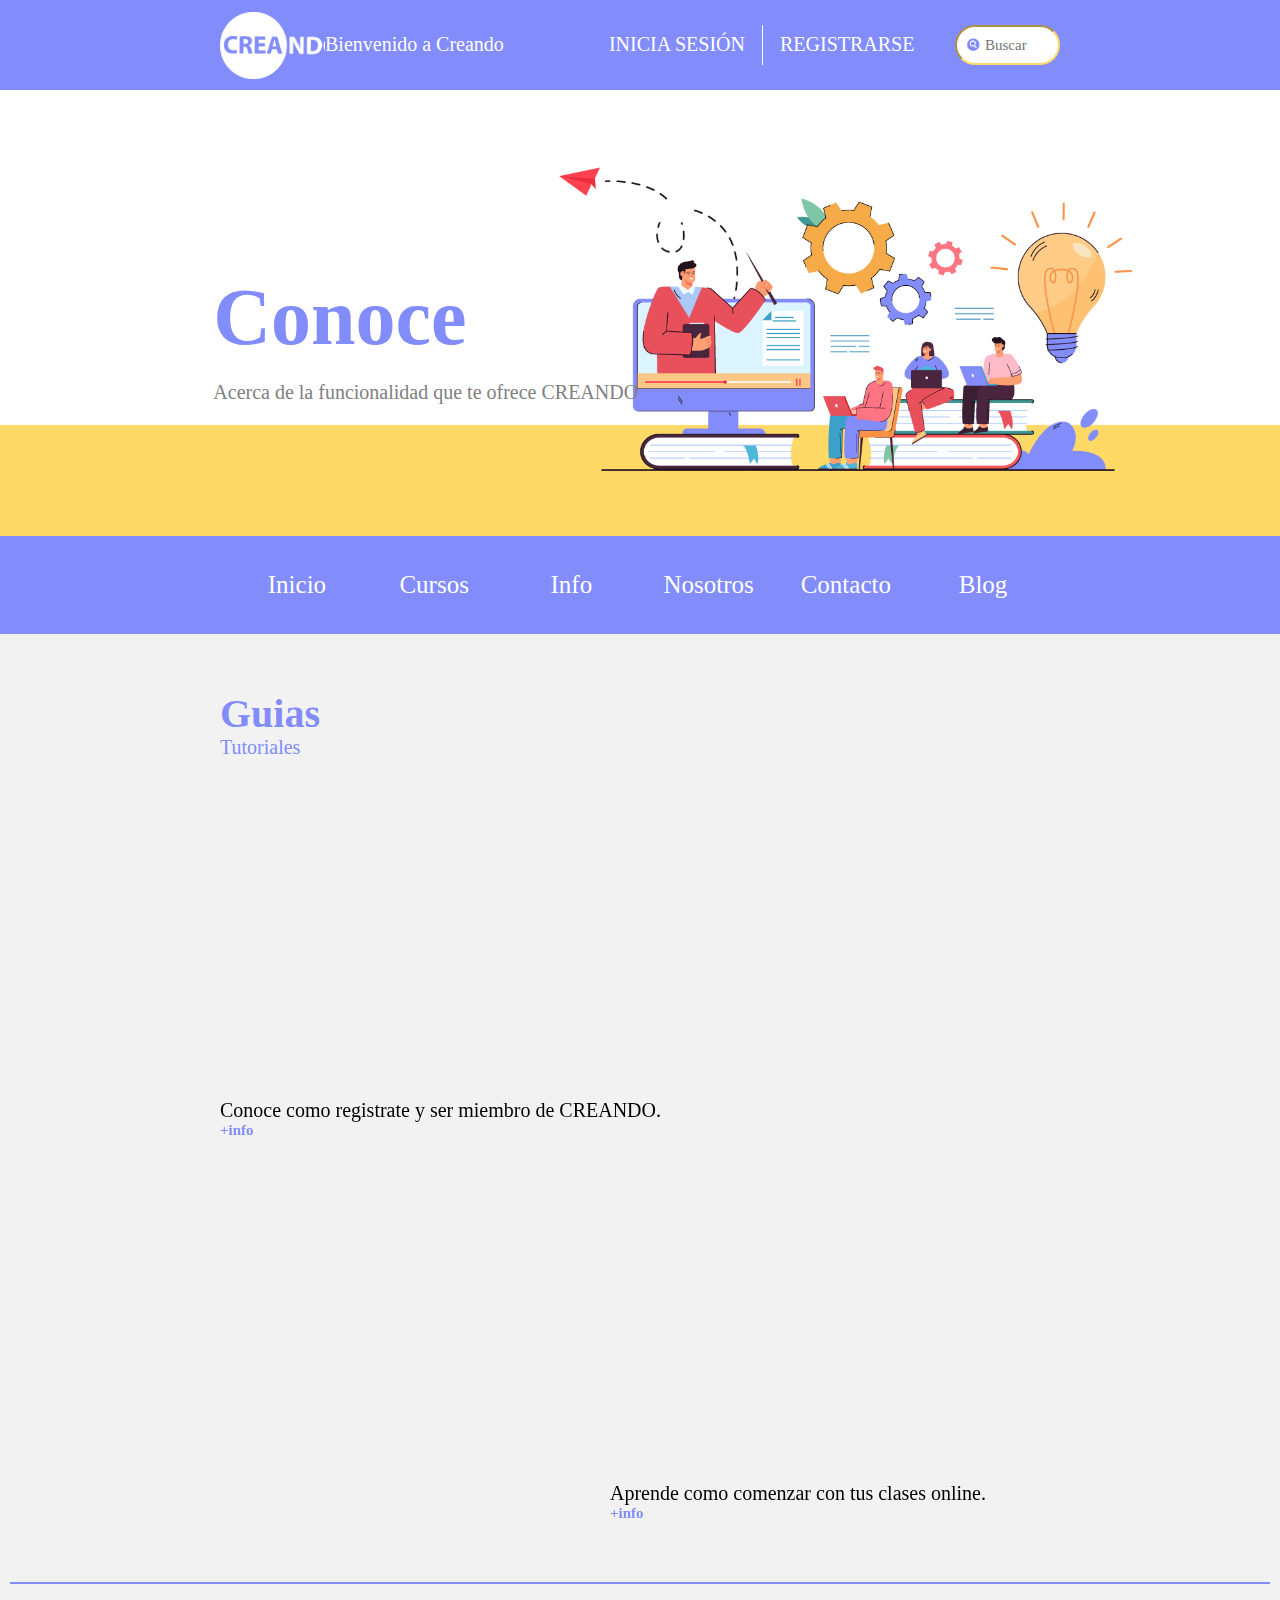
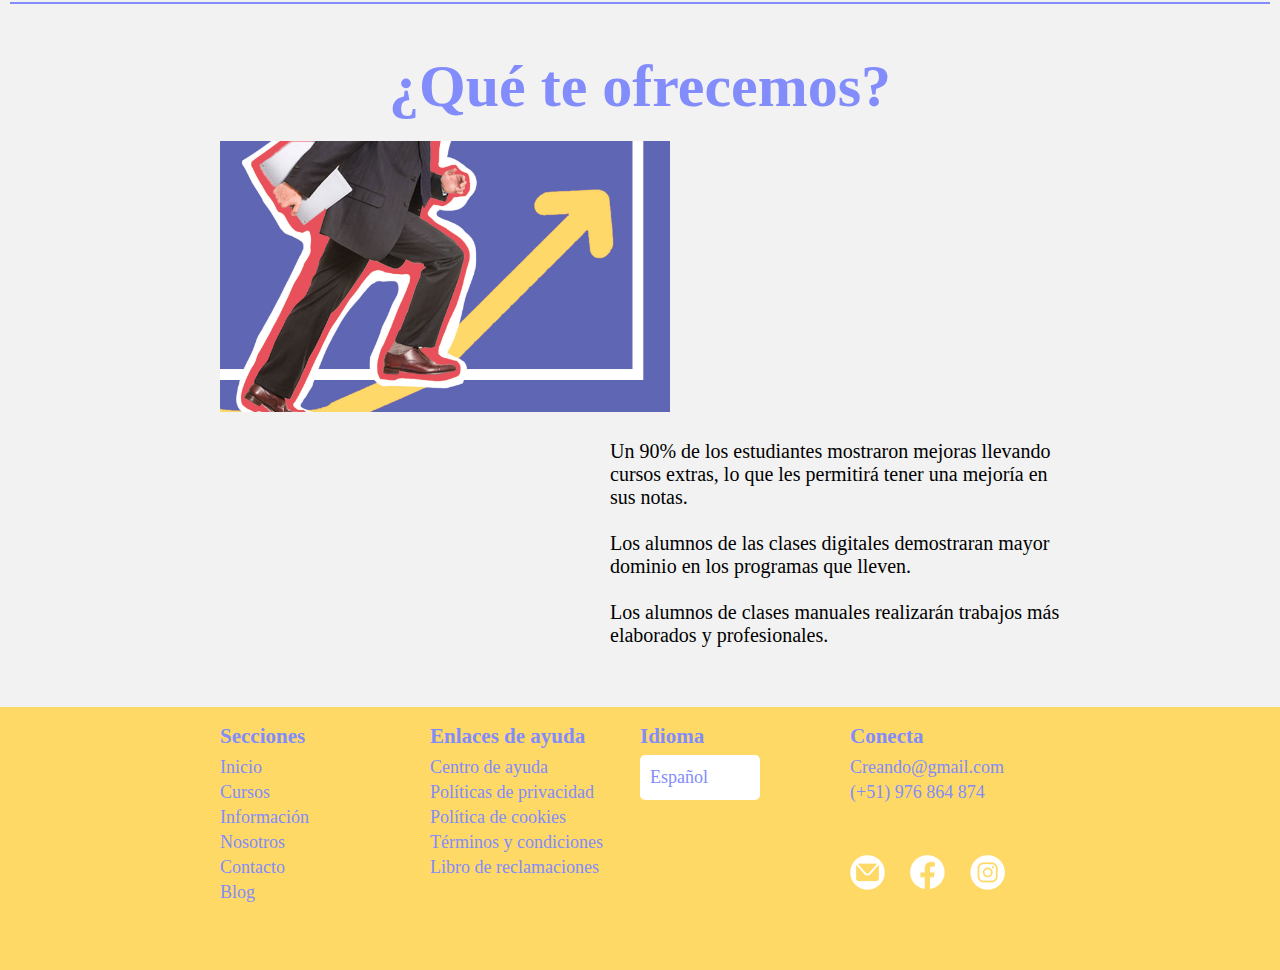
<file: info.html>
<!doctype html>
<html>
<head>
<meta charset="utf-8">
<title>Creando</title>
<link rel="stylesheet" type="text/css" href="css/estilos-info.css">
<link rel="icon" type="image/jpg" href="imagenes/icon.png" >
</head>

<body>
	<div class="contenedor">
<!--SECCIÓN 1-->
		<header class="fila ">
			<div id="encabezado">
				<div class="col-lg-2 col-md-1 col-sm-0 col-xs-0"><br></div>
				<div id="logo" class= "col-lg-1 col-md-1 col-sm-2 col-xs-3"><a href="index.html"><!--<img alt="" src="imagenes/logo2.png">--><h5>logo</h5></a></div>
				<div id="Bienvenido" class="col-lg-2 col-md-3 col-sm-3 col-xs-0">Bienvenido a Creando</div>
			
				<div class="col-lg-4 col-md-4 col-sm-5 col-xs-6 ">
					<div class="col-lg-6 col-md-6 col-sm-6 col-xs-5"><center id="Inicio"><a href="#">INICIA SESIÓN</a></center></div>
					<div class="col-lg-1 col-md-1 col-sm-1 col-xs-2"><center id="Separador"></center></div>
					<div class="col-lg-5 col-md-5 col-sm-5 col-xs-5"><center id="Registro"><a href="#">REGISTRARSE</a></center></div>
				</div>
			</div>
			
			<div class="col-lg-1 col-md-2 col-sm-2 col-xs-3"><input type="text" id="search" placeholder="Buscar"></div>
			<div class="col-lg-2 col-md-1 col-sm-0 col-xs-0"></div>
			
			<div id="banner" class="col-lg-12 col-md-12 col-sm-12 col-xs-12" >
				<img alt="" src="imagenes/banner.info.png" class="col-lg-12 col-md-12 col-sm-12 col-xs-12">
				
				
				<div id="textobanner" class="col-lg-12 col-md-12 col-sm-12 col-xs-12">
					<div class="banner2 col-lg-12 col-md-0 col-sm-0 col-xs-0"><br></div>
					<div class="banner2 col-lg-12 col-md-0 col-sm-0 col-xs-0"><br></div>
					<div class="banner2 col-lg-12 col-md-0 col-sm-0 col-xs-0"><br></div>
					<div class="banner2 col-lg-12 col-md-0 col-sm-0 col-xs-0"><br></div>
					<div class="banner2 col-lg-12 col-md-12 col-sm-0 col-xs-0"><br></div>
					<div class="banner2 col-lg-12 col-md-12 col-sm-0 col-xs-0"><br></div>
					<div class="banner2 col-lg-12 col-md-12 col-sm-0 col-xs-0"><br></div>
					<div class="banner2 col-lg-12 col-md-12 col-sm-12 col-xs-0"><br></div>
					<div class="banner2 col-lg-12 col-md-12 col-sm-12 col-xs-0"><br></div>
					<div class="col-lg-2 col-md-2 col-sm-1 col-xs-0"><br></div>
					
					<h1 class="banner1 col-lg-6 col-md-6 col-sm-6 col-xs-0">Conoce</h1>
					
					<div class="banner2 col-lg-12 col-md-12 col-sm-12 col-xs-10"><br></div>
					<div class="banner2 col-lg-2 col-md-2 col-sm-1 col-xs-0"><br></div>
					
					<h3 class="banner2 col-lg-5 col-md-6 col-sm-6 col-xs-0">Acerca de la funcionalidad que te ofrece CREANDO</h3>
			
				</div>
			</div>
		</header>
		
		<div id="menu" class="col-lg-12 col-md-12 col-sm-12 col-xs-12">
				<div id="espacio" class="col-lg-2 col-md-1 col-sm-0 col-xs-0"><br></div>
				<nav class="fila col-lg-8 col-md-10 col-sm-12 col-xs-12">
					
					
					<ul>
					<li class="col-lg-2 col-md-2 col-sm-2 col-xs-12"><a href="index.html">Inicio</a>
						
					</li>	
					<li class="col-lg-2 col-md-2 col-sm-2 col-xs-0"><a href="cursos.html">Cursos</a>
						<ul class="navprimero col-lg-12 col-sm-12 col-xs-12">
							<li><a href="#">Ilustración</a></li>
							<li><a href="#">Edición de videos</a></li>
						</ul>
						
					</li>
					<li  class="col-lg-0 col-md-0 col-sm-0 col-xs-12"><a href="cursos.html">Cursos</a>
						<ul class="navpeque col-xs-12">
							<li><a href="#">Ilustración</a></li>
							<li><a href="#">Edición de videos</a></li>
						</ul>
						
					</li>
					<li class="col-lg-2 col-md-2 col-sm-2 col-xs-12"><a href="info.html">Info</a>
						
					</li>	
					<li class="col-lg-2 col-md-2 col-sm-2 col-xs-12"><a href="nosotros.html">Nosotros</a>
						
					</li>	
					<li class="col-lg-2 col-md-2 col-sm-2 col-xs-12"><a href="contacto.html">Contacto</a>
						
					</li>	
					<li class="col-lg-2 col-md-2 col-sm-2 col-xs-12"><a href="blog.html">Blog</a>
						
					</li>	
					</ul>
					
					</nav>	
					<div  class="col-lg-2 col-md-1"><br></div>
					
		</div>
		<br>
		<br>
		<br>
		
		<section class="fila col-lg-12 col-md-12 col-sm-12">	
				<div class="col-lg-2 col-md-1 col-sm-1"><br></div>
				<div id="bloque1" class="col-lg-8 col-md-10 col-sm-10">
				<br>

				<br>
				<h2 id= "titulo1" class="col-lg-12 col-md-12 col-sm-12 col-xs-12">Guias</h2>
					<br>
					<br>


				<h5 class="col-lg-12 col-md-12 col-sm-12 col-xs-12">Tutoriales</h5>
				<div id="ilustracion" class="col-lg-5 col-md-5 col-sm-12 col-xs-12">
					<br>
					<a href="#"><iframe width="400" height="315" src="https://www.youtube.com/embed/HAUHJEcstBE" title="YouTube video player" frameborder="0" allow="accelerometer; autoplay; clipboard-write; encrypted-media; gyroscope; picture-in-picture" allowfullscreen class="col-lg-12 col-md-12 col-sm-10 col-xs-10 " alt=""></iframe></a>
					<p class="col-lg-12 col-md-12 col-sm-12">Conoce como registrate y ser miembro de CREANDO. </p>
					<a class="col-lg-12 col-md-12" href="#">+info</a>
					
					
				</div>
					
					<div class="col-lg-2 col-md-0 col-sm-0"><br></div>
					<div id="edicion" class="col-lg-5 col-md-5 col-sm-12 col-xs-12">
					<br>
					<a href="#"><iframe width="560" height="315" src="https://www.youtube.com/embed/HAUHJEcstBE" title="YouTube video player" frameborder="0" allow="accelerometer; autoplay; clipboard-write; encrypted-media; gyroscope; picture-in-picture" allowfullscreen class="col-lg-12 col-md-12 col-sm-10 col-xs-10 " alt=""></iframe></a>
					<p class="col-lg-12 col-md-12 col-sm-12">Aprende como comenzar con tus clases online.</p>
					<a class="col-lg-12 col-md-12" href="#">+info</a>
					
					
				</div>
			<br>
					
			</div>
				<div class="col-lg-2 col-md-1 col-sm-1"><br></div>
			
			</section>
		
		<section class="fila col-lg-12 col-md-12 col-sm-12">	
				<hr col-lg-12>
				<br>
				<hr>
				<br>
				<div class="col-lg-2 col-md-1 col-sm-1"><br></div>
				<div id="bloque2" class="col-lg-8 col-md-10 col-sm-10">
				
				
				<h2 class="col-lg-12 col-md-12 col-sm-12 col-xs-12">¿Qué te ofrecemos?</h2>
					<div id="ilustracion" class="col-lg-5 col-md-5 col-sm-12 col-xs-12">
					
			<a href="#"><img src="imagenes/que-ofrecemos.jpg" class="col-lg-12 col-md-12 col-sm-10 col-xs-10" alt=""></a>
					<div id="blog1" class="col-lg-5 col-md-5 col-sm-12 col-xs-12"></div>
						</div>
           <div class="col-lg-2 col-md-2 col-sm-0"><br></div>
					<div id="edicion" class="col-lg-5 col-md-5 col-sm-12 col-xs-12">
					<br>
						<p class="col-lg-12 col-md-12 col-sm-12">Un 90% de los estudiantes mostraron mejoras llevando cursos extras, lo que les permitirá tener una mejoría en sus notas.
							<br>
							<br>
                       Los alumnos de las clases digitales demostraran mayor dominio en los programas que lleven.
			                <br>
							<br>
                       Los alumnos de clases manuales realizarán trabajos más elaborados y profesionales.
						
						</p>
						
						</div>

						
						
						
						
					</section>
							<footer class="fila">
				<div class="col-lg-2 col-md-2 col-sm-1 col-xs-0"><br></div>
				<div id="pie" class="col-lg-8 col-md-8 col-sm-10 col-xs-12">
				<div id="secciones" class="col-lg-3 col-md-3 col-sm-6 col-xs-6">
					<h5>Secciones</h5>
					<ul>
						<li><a href="#">Inicio</a></li>
						<li><a href="#">Cursos</a></li>
						<li><a href="#">Información</a></li>
						<li><a href="#">Nosotros</a></li>
						<li><a href="#">Contacto</a></li>
						<li><a href="#">Blog</a></li>
					</ul>
				</div>
				<div id="Enlaces" class="col-lg-3 col-md-3 col-sm-6 col-xs-6">
					<h5>Enlaces de ayuda</h5>
					<ul>
						<li><a href="#">Centro de ayuda</a></li>
						<li><a href="#">Políticas de privacidad</a></li>
						<li><a href="#">Política de cookies</a></li>
						<li><a href="#">Términos y condiciones</a></li>
						<li><a href="#">Libro de reclamaciones</a></li>
						
					</ul>
				</div>
				<div id="Idioma" class="col-lg-3 col-md-3 col-sm-6 col-xs-6">
					<h5>Idioma</h5>
					<ul>
						<li>Español</li>
						
					</ul>
				</div>
				<div id="Conecta" class="col-lg-3 col-md-3 col-sm-6 col-xs-6">
					<h5>Conecta</h5>
					<ul>
						<li><h6>Creando@gmail.com</h6></li>
						<li><h6>(+51) 976 864 874</h6></li>
					</ul>					
					<div id="redes" class="col-lg-12 col-md-12 col-sm-12">
						<ul>
							<li><a href="mailto:iamfer3232@gmail.com" target="_blank"><img src="imagenes/iconos/correo.png" alt=""></a></li>
							<li><a href="https://www.facebook.com/fernanda.patino.581/" target="_blank"><img src="imagenes/iconos/facebook.png" alt=""></a></li>
							<li><a href="https://www.instagram.com/iamfer12345/" target="_blank"><img src="imagenes/iconos/instagram.png" alt=""></a></li>
						</ul>
					</div>
					
				</div>
				</div>
				<div class="col-lg-2 col-md-2 col-sm-1 col-xs-0"><br></div>
		</footer>
					
					
					
			</div>
		</body>
	</html>
</file>
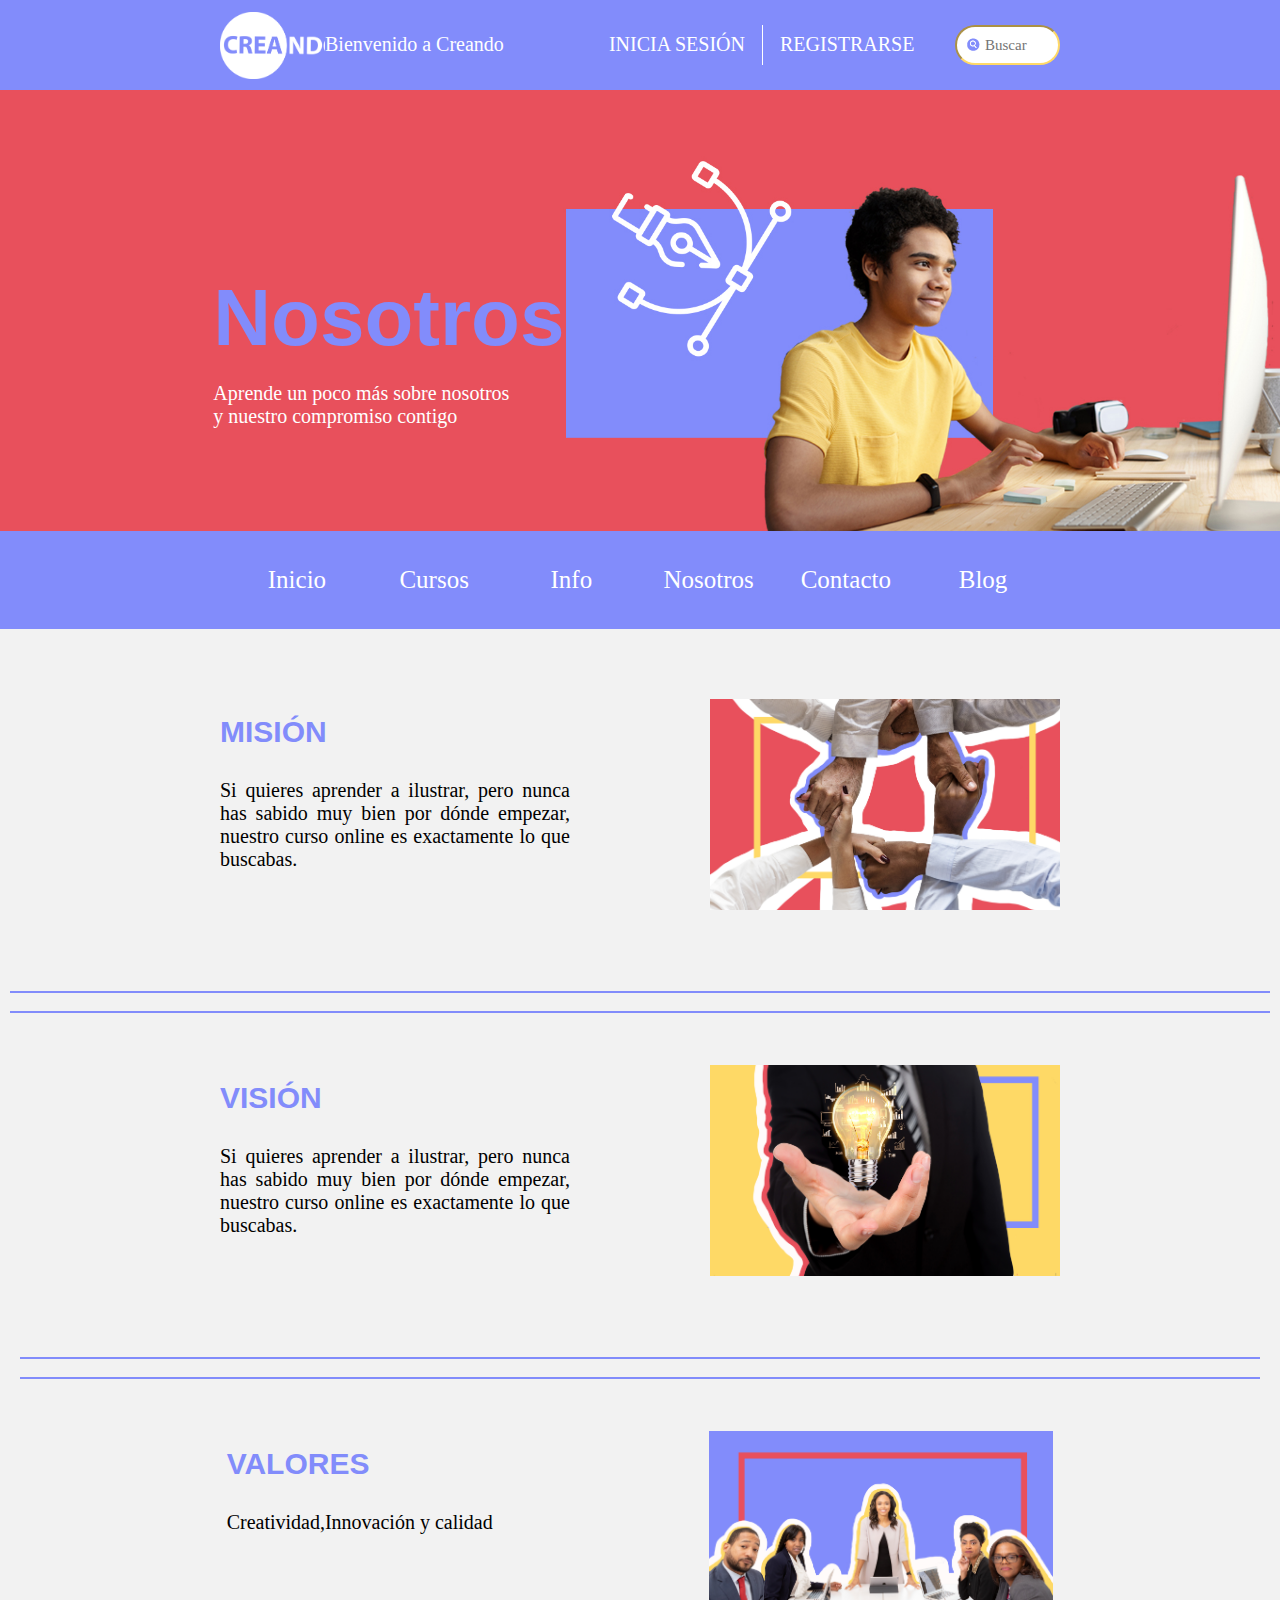
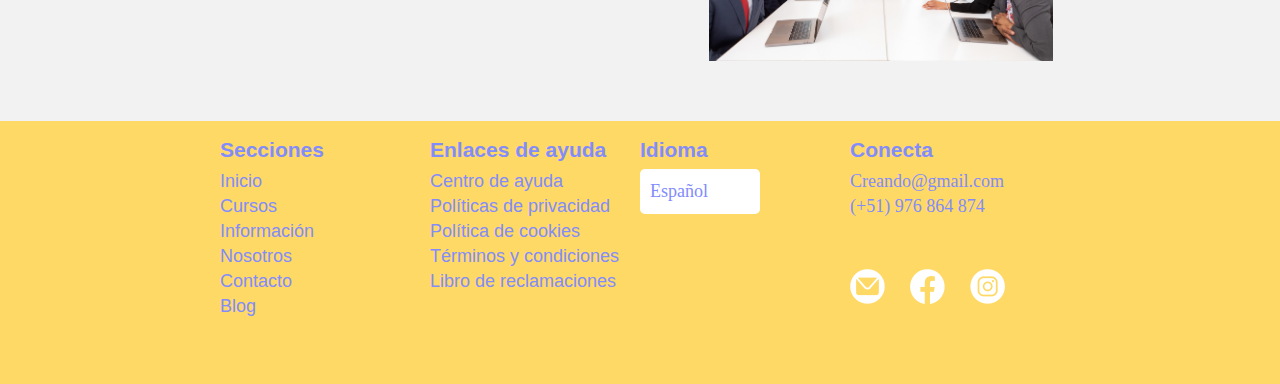
<file: nosotros.html>
<!doctype html>
<html>
<head>
<meta charset="utf-8">
<title>Creando</title>
<link rel="stylesheet" type="text/css" href="css/estilos-nosotros.css">
<link rel="icon" type="image/jpg" href="imagenes/icon.png" >
</head>

<body>
	<div class="contenedor">
<!--SECCIÓN 1-->
		<header class="fila ">
			<div id="encabezado">
				<div class="col-lg-2 col-md-1 col-sm-0 col-xs-0"><br></div>
				<div id="logo" class= "col-lg-1 col-md-1 col-sm-2 col-xs-3"><a href="index.html"><!--<img alt="" src="imagenes/logo2.png">--><h5>logo</h5></a></div>
				<div id="Bienvenido" class="col-lg-2 col-md-3 col-sm-3 col-xs-0">Bienvenido a Creando</div>
			
				<div class="col-lg-4 col-md-4 col-sm-5 col-xs-6 ">
					<div class="col-lg-6 col-md-6 col-sm-6 col-xs-5"><center id="Inicio"><a href="#">INICIA SESIÓN</a></center></div>
					<div class="col-lg-1 col-md-1 col-sm-1 col-xs-2"><center id="Separador"></center></div>
					<div class="col-lg-5 col-md-5 col-sm-5 col-xs-5"><center id="Registro"><a href="#">REGISTRARSE</a></center></div>
				</div>
			</div>
			<div class="col-lg-1 col-md-2 col-sm-2 col-xs-3"><input type="text" id="search" placeholder="Buscar"></div>
			<div class="col-lg-2 col-md-1 col-sm-0 col-xs-0"></div>
			<div id="banner" class="col-lg-12 col-md-12 col-sm-12 col-xs-12" >
				<img alt="" src="imagenes/banner2.jpg" class="col-lg-12 col-md-12 col-sm-12 col-xs-12">
				
				<div id="textobanner" class="col-lg-12 col-md-12 col-sm-12 col-xs-12">
					<div class="banner2 col-lg-12 col-md-0 col-sm-0 col-xs-0"><br></div>
					<div class="banner2 col-lg-12 col-md-0 col-sm-0 col-xs-0"><br></div>
					<div class="banner2 col-lg-12 col-md-0 col-sm-0 col-xs-0"><br></div>
					<div class="banner2 col-lg-12 col-md-0 col-sm-0 col-xs-0"><br></div>
					<div class="banner2 col-lg-12 col-md-12 col-sm-0 col-xs-0"><br></div>
					<div class="banner2 col-lg-12 col-md-12 col-sm-0 col-xs-0"><br></div>
					<div class="banner2 col-lg-12 col-md-12 col-sm-0 col-xs-0"><br></div>
					<div class="banner2 col-lg-12 col-md-12 col-sm-12 col-xs-0"><br></div>
					<div class="banner2 col-lg-12 col-md-12 col-sm-12 col-xs-0"><br></div>
					<div class="col-lg-2 col-md-2 col-sm-1 col-xs-0"><br></div>
					
					<h1 class="banner1 col-lg-6 col-md-6 col-sm-6 col-xs-0">Nosotros</h1>
					
					<div class="banner2 col-lg-12 col-md-12 col-sm-12 col-xs-10"><br></div>
					<div class="banner2 col-lg-2 col-md-2 col-sm-1 col-xs-0"><br></div>
					
					<h3 class="banner2 col-lg-5 col-md-6 col-sm-6 col-xs-0">Aprende un poco más sobre nosotros<br>y nuestro compromiso contigo</h3>
			
				</div>
			</div>
		</header>
		<div id="menu" class="col-lg-12 col-md-12 col-sm-12 col-xs-12">
				<div id="espacio" class="col-lg-2 col-md-1 col-sm-0 col-xs-0"><br></div>
				<nav class="fila col-lg-8 col-md-10 col-sm-12 col-xs-12">
					
					
					<ul>
					<li class="col-lg-2 col-md-2 col-sm-2 col-xs-12"><a href="index.html">Inicio</a>
						
					</li>	
					<li class="col-lg-2 col-md-2 col-sm-2 col-xs-0"><a href="cursos.html">Cursos</a>
						<ul class="navprimero col-lg-12 col-sm-12 col-xs-12">
							<li><a href="#">Ilustración</a></li>
							<li><a href="#">Edición de videos</a></li>
						</ul>
						
					</li>
					<li  class="col-lg-0 col-md-0 col-sm-0 col-xs-12"><a href="cursos.html">Cursos</a>
						<ul class="navpeque col-xs-12">
							<li><a href="#">Ilustración</a></li>
							<li><a href="#">Edición de videos</a></li>
						</ul>
						
					</li>
					<li class="col-lg-2 col-md-2 col-sm-2 col-xs-12"><a href="info.html">Info</a>
						
					</li>	
					<li class="col-lg-2 col-md-2 col-sm-2 col-xs-12"><a href="nosotros.html">Nosotros</a>
						
					</li>	
					<li class="col-lg-2 col-md-2 col-sm-2 col-xs-12"><a href="contacto.html">Contacto</a>
						
					</li>	
					<li class="col-lg-2 col-md-2 col-sm-2 col-xs-12"><a href="blog.html">Blog</a>
						
					</li>	
					</ul>
					
					</nav>	
					<div  class="col-lg-2 col-md-1"><br></div>
					
		</div>
		<br>
		<br>
		<br>
		
		<section class="fila col-lg-12 col-md-12 col-sm-12">	
				<div class="col-lg-2 col-md-1 col-sm-1"><br></div>
				<div id="bloque1" class="col-lg-8 col-md-10 col-sm-10">
				<br>

				<br>
				<h2 id= "titulo1" class="col-lg-12 col-md-12 col-sm-12 col-xs-12">MISIÓN</h2>
				
				<div id="ilustracion" class="col-lg-5 col-md-5 col-sm-12 col-xs-12">
					
					
				
					<p class="col-lg-12 col-md-12 col-sm-12">Si quieres aprender a ilustrar, pero nunca has sabido muy bien por dónde empezar, nuestro curso online es exactamente lo que buscabas. </p>
					
				</div>
					
				<div class="col-lg-2 col-md-2 col-sm-0"><br></div>
				<div id="edicion" class="col-lg-5 col-md-5 col-sm-12 col-xs-12" >					
					<a href="#"><img src="imagenes/mision.jpg" class="col-lg-12 col-md-12 col-sm-10 col-xs-10" alt=""></a>
					
					
				</div>
				
			</div>
			<div class="col-lg-2 col-md-1 col-sm-1"><br></div>
			
		</section>
		
		<section class="fila col-lg-12 col-md-12 col-sm-12">	
				<hr col-lg-12>
				<br>
				<hr>
				<br>
				<div class="col-lg-2 col-md-1 col-sm-1"><br></div>
				<div id="bloque2" class="col-lg-8 col-md-10 col-sm-10">
				
				
				<h2 id= "titulo2" class="col-lg-12 col-md-12 col-sm-12 col-xs-12">VISIÓN</h2>
			
				<div id="blog1" class="col-lg-5 col-md-5 col-sm-12 col-xs-12">
					
					<p class="col-lg-12">Si quieres aprender a ilustrar, pero nunca has sabido muy bien por dónde empezar, nuestro curso online es exactamente lo que buscabas. </p>
					
				</div>
				<div class="col-lg-2 col-md-2 col-sm-0"><br></div>
				<div id="blog2" class="col-lg-5 col-md-5 col-sm-12 col-xs-12" >					
					<a href="#"><img src="imagenes/vision.jpg" class="col-lg-12 col-md-12 col-sm-10 col-xs-10" alt=""></a>
				
					
				</div>
				<br>
					
		
			</div>
				<div class="col-lg-2 col-md-1 col-sm-1"><br></div>
			<section class="fila col-lg-12 col-md-12 col-sm-12">	
				
		
				<hr>
				<br>
				<hr>
				<br>
				
				<div class="col-lg-2 col-md-1 col-sm-1"><br></div>
				<div id="bloque3" class="col-lg-8 col-md-10 col-sm-10">
				
				
				<h2 id= "titulo3" class="col-lg-12 col-md-12 col-sm-12 col-xs-12">VALORES</h2>
			
				<div id="blog3" class="col-lg-5 col-md-5 col-sm-12 col-xs-12">
					
					<p class="col-lg-12">Creatividad,Innovación y calidad</p>
				</div>
				<div class="col-lg-2 col-md-2 col-sm-0"><br></div>
				<div id="blog4" class="col-lg-5 col-md-5 col-sm-12 col-xs-12" >					
					<a href="#"><img src="imagenes/valores.jpg" class="col-lg-12 col-md-12 col-sm-10 col-xs-10" alt=""></a>
				
					
				</div>
				<br>
					
		
			</div>
				<div class="col-lg-2 col-md-1 col-sm-1"><br></div>
			
			
		</section>
			
		</section>
		<footer class="fila">
				<div class="col-lg-2 col-md-2 col-sm-1 col-xs-0"><br></div>
				<div id="pie" class="col-lg-8 col-md-8 col-sm-10 col-xs-12">
				<div id="secciones" class="col-lg-3 col-md-3 col-sm-6 col-xs-6">
					<h5>Secciones</h5>
					<ul>
						<li><a href="#">Inicio</a></li>
						<li><a href="#">Cursos</a></li>
						<li><a href="#">Información</a></li>
						<li><a href="#">Nosotros</a></li>
						<li><a href="#">Contacto</a></li>
						<li><a href="#">Blog</a></li>
					</ul>
				</div>
				<div id="Enlaces" class="col-lg-3 col-md-3 col-sm-6 col-xs-6">
					<h5>Enlaces de ayuda</h5>
					<ul>
						<li><a href="#">Centro de ayuda</a></li>
						<li><a href="#">Políticas de privacidad</a></li>
						<li><a href="#">Política de cookies</a></li>
						<li><a href="#">Términos y condiciones</a></li>
						<li><a href="#">Libro de reclamaciones</a></li>
						
					</ul>
				</div>
				<div id="Idioma" class="col-lg-3 col-md-3 col-sm-6 col-xs-6">
					<h5>Idioma</h5>
					<ul>
						<li>Español</li>
						
					</ul>
				</div>
				<div id="Conecta" class="col-lg-3 col-md-3 col-sm-6 col-xs-6">
					<h5>Conecta</h5>
					<ul>
						<li><h6>Creando@gmail.com</h6></li>
						<li><h6>(+51) 976 864 874</h6></li>
					</ul>					
					<div id="redes" class="col-lg-12 col-md-12 col-sm-12">
						<ul>
							<li><a href="mailto:iamfer3232@gmail.com" target="_blank"><img src="imagenes/iconos/correo.png" alt=""></a></li>
							<li><a href="https://www.facebook.com/fernanda.patino.581/" target="_blank"><img src="imagenes/iconos/facebook.png" alt=""></a></li>
							<li><a href="https://www.instagram.com/iamfer12345/" target="_blank"><img src="imagenes/iconos/instagram.png" alt=""></a></li>
						</ul>
					</div>
					
				</div>
				</div>
				<div class="col-lg-2 col-md-2 col-sm-1 col-xs-0"><br></div>
		</footer>
	</div>	

</body>
</html>
</file>
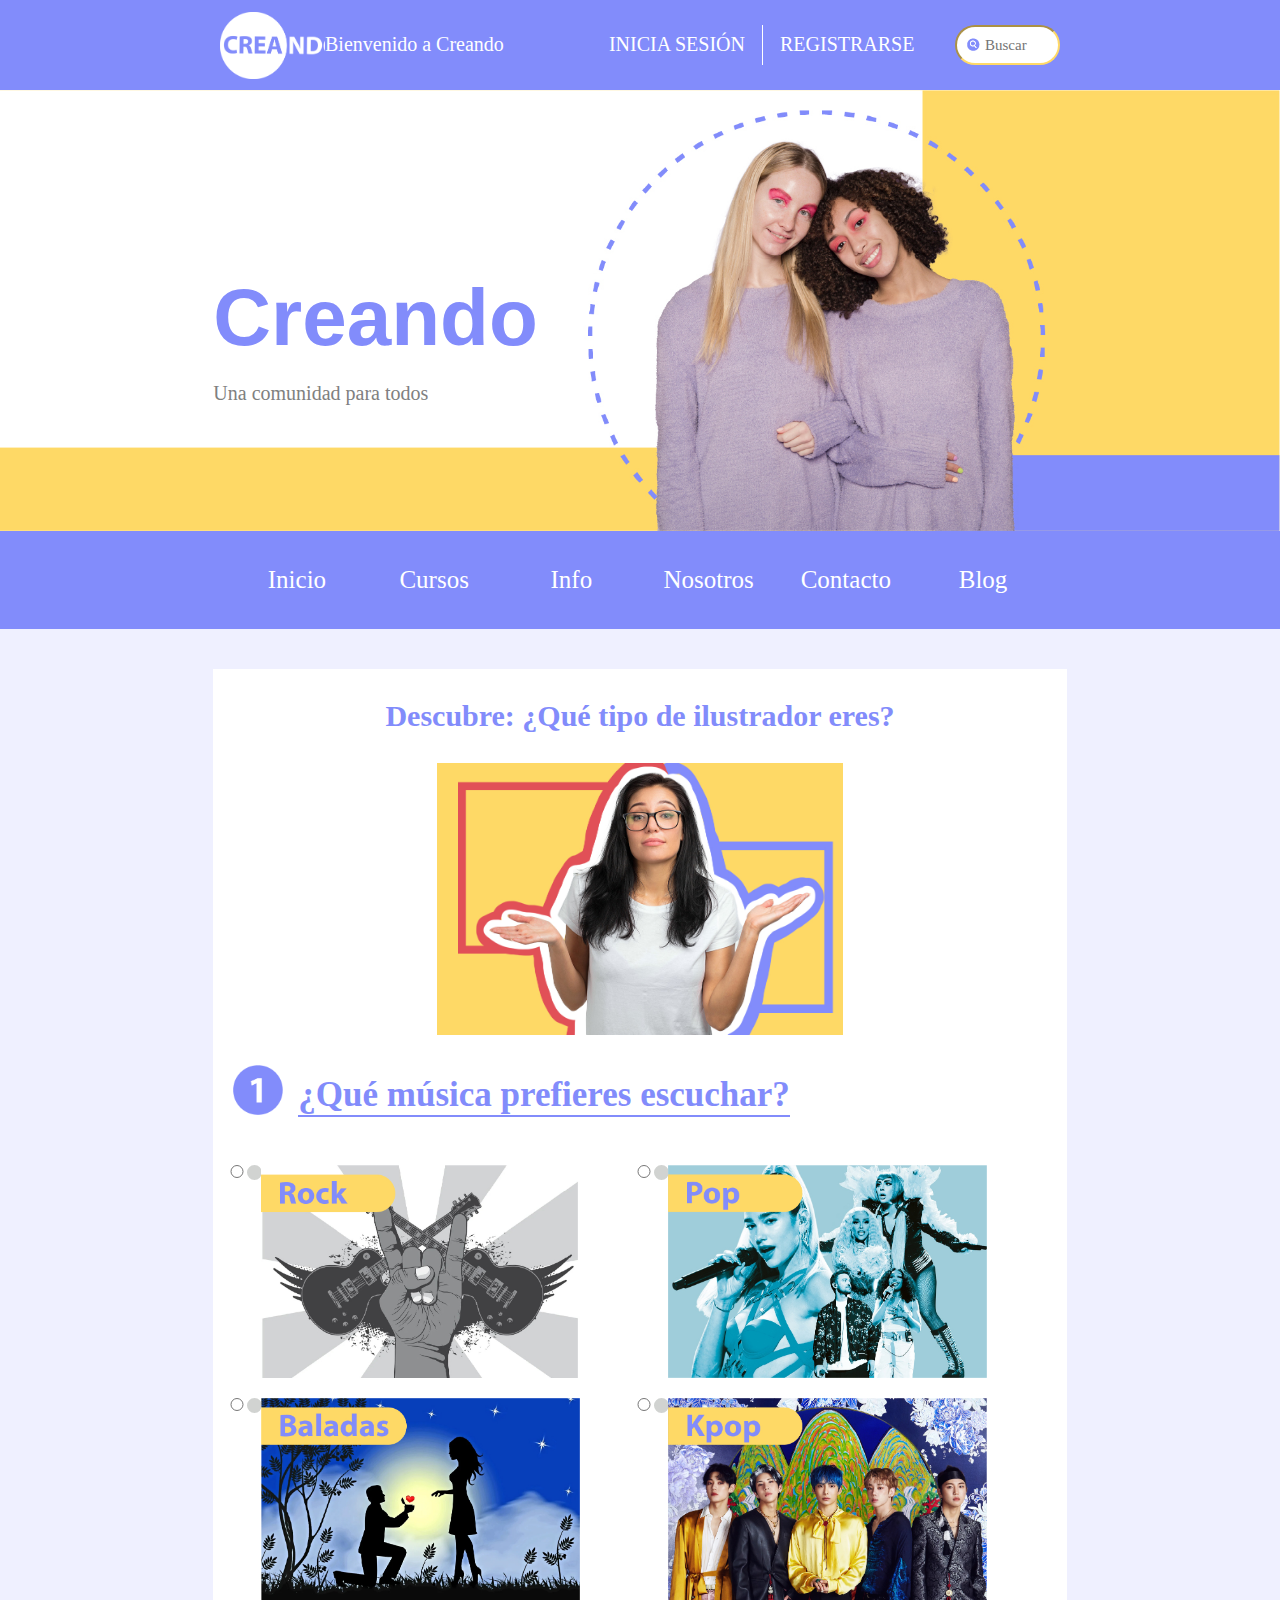
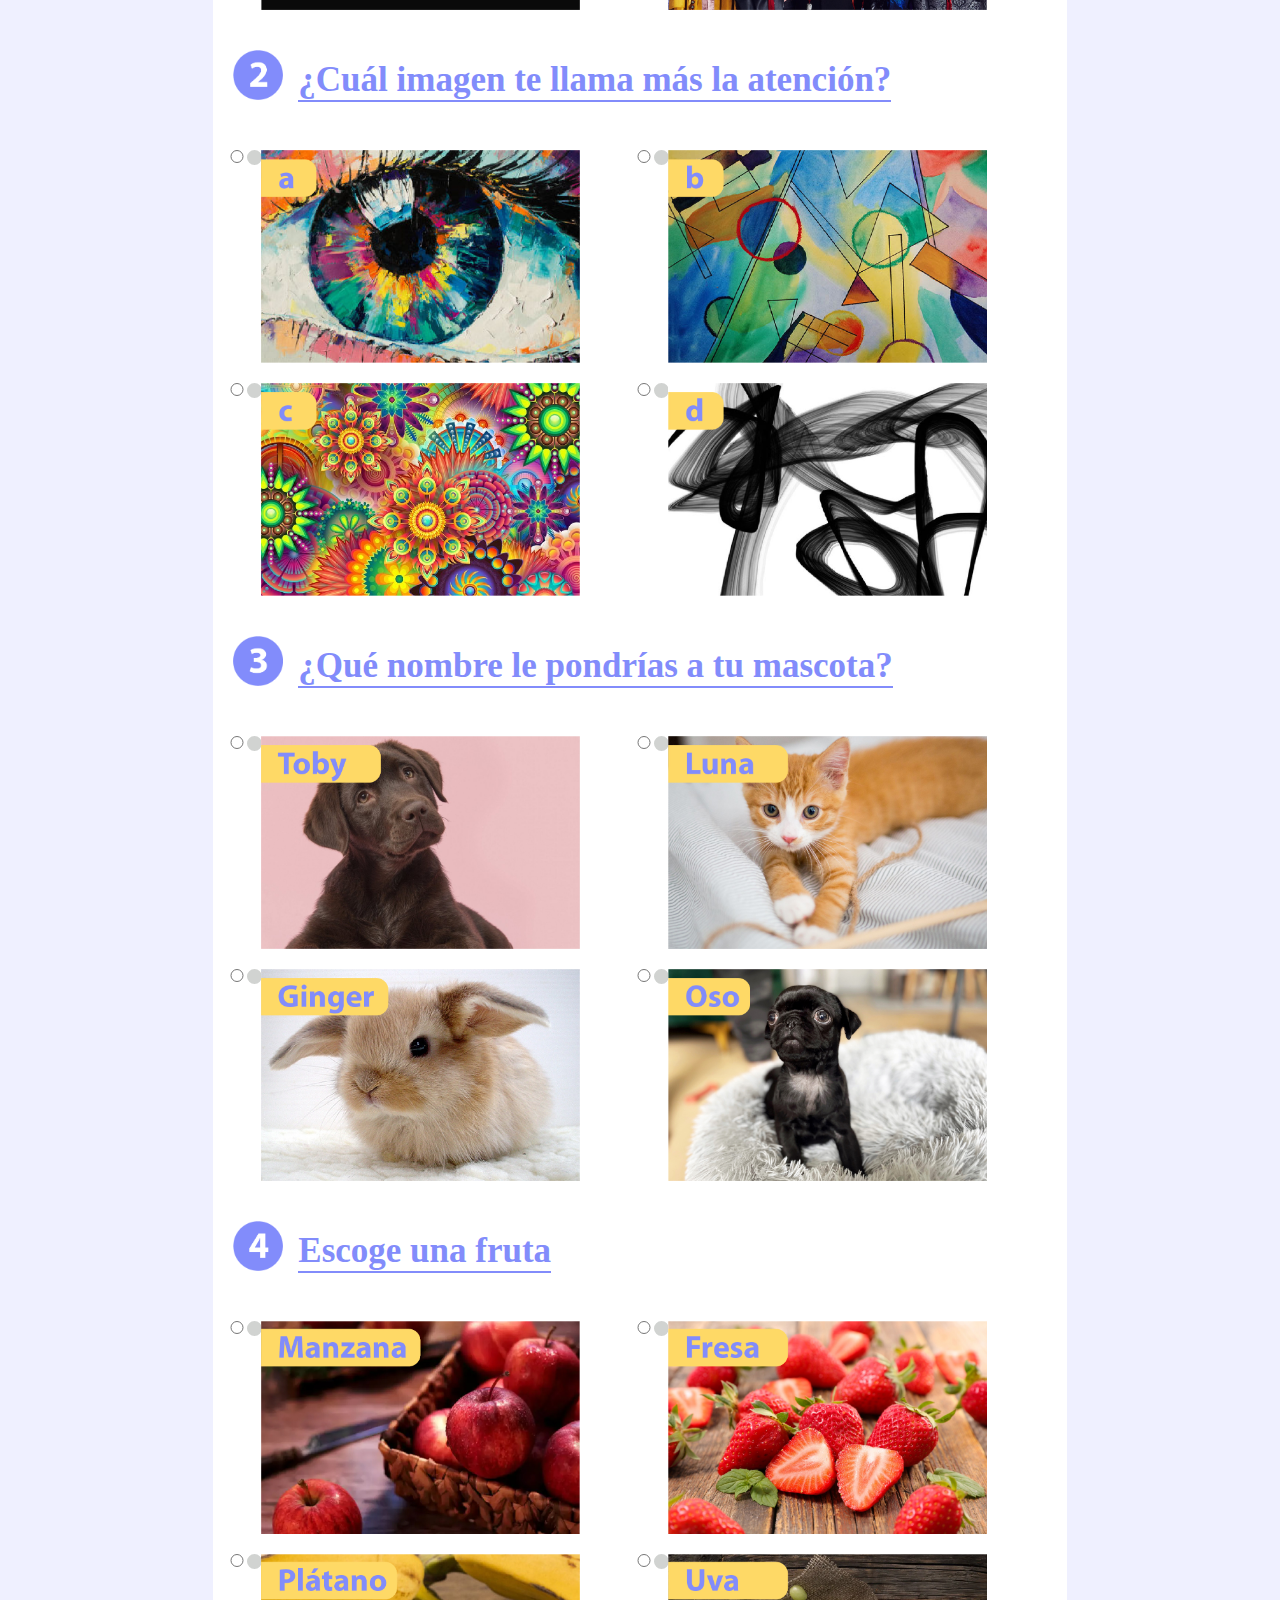
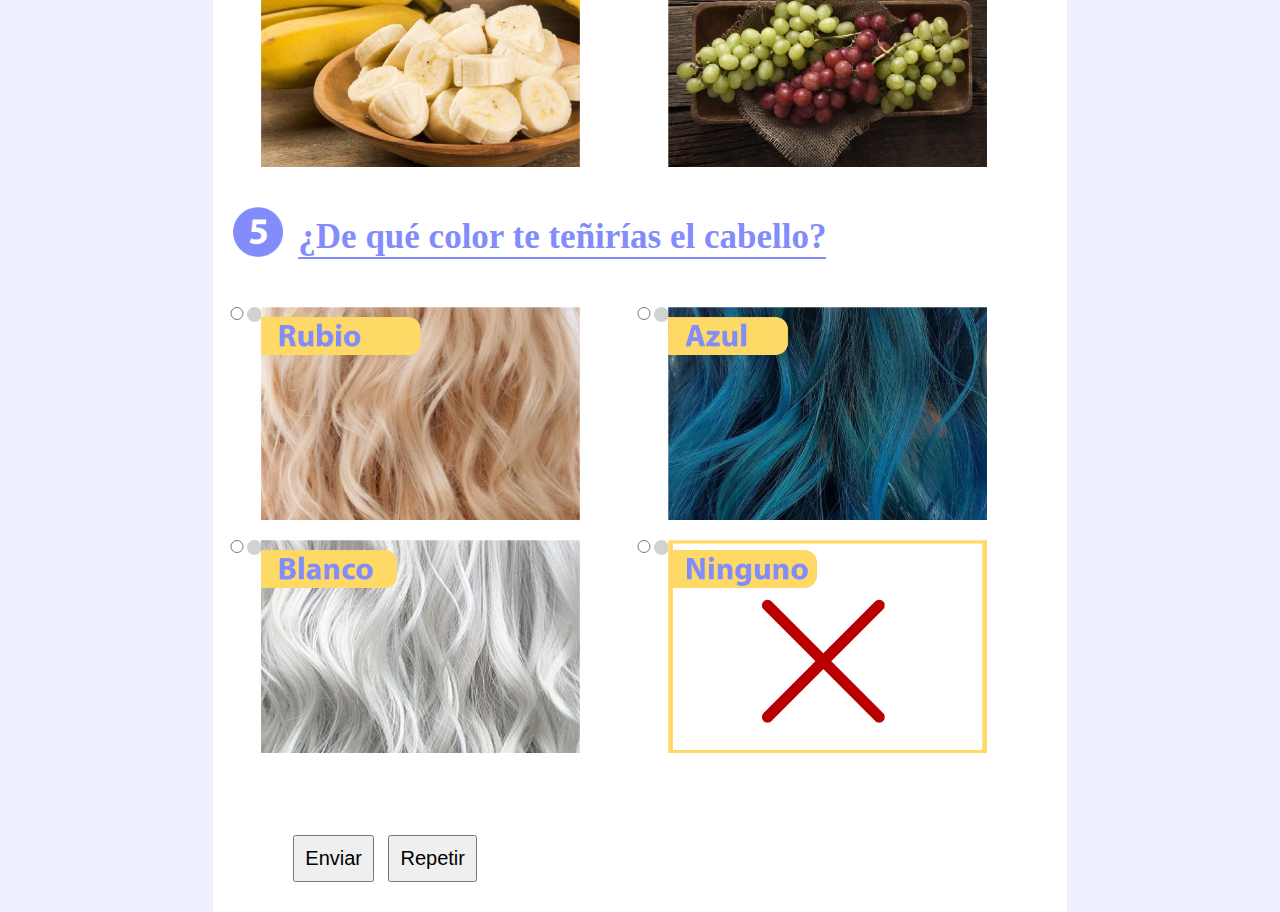
<file: Test.html>
<!doctype html>
<html>
<head>
<meta charset="utf-8">
<title>Creando</title>
<link rel="stylesheet" type="text/css" href="css/estilos-test.css">
<link rel="icon" type="image/jpg" href="imagenes/icon.png" >
</head>

<body>
	<div class="contenedor">
<!--SECCIÓN 1-->
		<header class="fila ">
			<div id="encabezado">
				<div class="col-lg-2 col-md-1 col-sm-0 col-xs-0"><br></div>
				<div id="logo" class= "col-lg-1 col-md-1 col-sm-2 col-xs-3"><a href="index.html"><!--<img alt="" src="imagenes/logo2.png">--><h5>logo</h5></a></div>
				<div id="Bienvenido" class="col-lg-2 col-md-3 col-sm-3 col-xs-0">Bienvenido a Creando</div>
			
				<div class="col-lg-4 col-md-4 col-sm-5 col-xs-6 ">
					<div class="col-lg-6 col-md-6 col-sm-6 col-xs-5"><center id="Inicio"><a href="#">INICIA SESIÓN</a></center></div>
					<div class="col-lg-1 col-md-1 col-sm-1 col-xs-2"><center id="Separador"></center></div>
					<div class="col-lg-5 col-md-5 col-sm-5 col-xs-5"><center id="Registro"><a href="#">REGISTRARSE</a></center></div>
				</div>
			</div>
			<div class="col-lg-1 col-md-2 col-sm-2 col-xs-3"><input type="text" id="search" placeholder="Buscar"></div>
			<div class="col-lg-2 col-md-1 col-sm-0 col-xs-0"></div>
			<div id="banner" class="col-lg-12 col-md-12 col-sm-12 col-xs-12" >
				<img alt="" src="imagenes/banner-blog.jpg" class="col-lg-12 col-md-12 col-sm-12 col-xs-12">
				
				<div id="textobanner" class="col-lg-12 col-md-12 col-sm-12 col-xs-12">
					<div class="banner2 col-lg-12 col-md-0 col-sm-0 col-xs-0"><br></div>
					<div class="banner2 col-lg-12 col-md-0 col-sm-0 col-xs-0"><br></div>
					<div class="banner2 col-lg-12 col-md-0 col-sm-0 col-xs-0"><br></div>
					<div class="banner2 col-lg-12 col-md-0 col-sm-0 col-xs-0"><br></div>
					<div class="banner2 col-lg-12 col-md-12 col-sm-0 col-xs-0"><br></div>
					<div class="banner2 col-lg-12 col-md-12 col-sm-0 col-xs-0"><br></div>
					<div class="banner2 col-lg-12 col-md-12 col-sm-0 col-xs-0"><br></div>
					<div class="banner2 col-lg-12 col-md-12 col-sm-12 col-xs-0"><br></div>
					<div class="banner2 col-lg-12 col-md-12 col-sm-12 col-xs-0"><br></div>
					<div class="col-lg-2 col-md-2 col-sm-1 col-xs-0"><br></div>
					
					<h1 class="banner1 col-lg-6 col-md-6 col-sm-6 col-xs-0">Creando</h1>
					
					<div class="banner2 col-lg-12 col-md-12 col-sm-12 col-xs-10"><br></div>
					<div class="banner2 col-lg-2 col-md-2 col-sm-1 col-xs-0"><br></div>
					
					<h3 class="banner2 col-lg-5 col-md-6 col-sm-6 col-xs-0">Una comunidad para todos</h3>
			
				</div>
			</div>
		</header>
		<div id="menu" class="col-lg-12 col-md-12 col-sm-12 col-xs-12">
				<div id="espacio" class="col-lg-2 col-md-1 col-sm-0 col-xs-0"><br></div>
				<nav class="fila col-lg-8 col-md-10 col-sm-12 col-xs-12">
					
					
					<ul>
					<li class="col-lg-2 col-md-2 col-sm-2 col-xs-12"><a href="index.html">Inicio</a>
						
					</li>	
					<li class="col-lg-2 col-md-2 col-sm-2 col-xs-0"><a href="cursos.html">Cursos</a>
						<ul class="navprimero col-lg-12 col-sm-12 col-xs-12">
							<li><a href="#">Ilustración</a></li>
							<li><a href="#">Edición de videos</a></li>
						</ul>
						
					</li>
					<li  class="col-lg-0 col-md-0 col-sm-0 col-xs-12"><a href="cursos.html">Cursos</a>
						<ul class="navpeque col-xs-12">
							<li><a href="#">hola</a></li>
							<li><a href="#">Edición de videos</a></li>
						</ul>
						
					</li>
					<li class="col-lg-2 col-md-2 col-sm-2 col-xs-12"><a href="info.html">Info</a>
						
					</li>	
					<li class="col-lg-2 col-md-2 col-sm-2 col-xs-12"><a href="nosotros.html">Nosotros</a>
						
					</li>	
					<li class="col-lg-2 col-md-2 col-sm-2 col-xs-12"><a href="contacto.html">Contacto</a>
						
					</li>	
					<li class="col-lg-2 col-md-2 col-sm-2 col-xs-12"><a href="blog.html">Blog</a>
						
					</li>	
					</ul>
					
					</nav>	
					<div  class="col-lg-2 col-md-1"><br></div>
					
				</div>
				<section class="col-lg-12 col-md-12">
					<div  class="col-lg-2 col-md-2"><br></div>
					<div id="test" class="col-lg-8 col-md-8">
					<h2 class="col-lg-12 col-md-12">Descubre: ¿Qué tipo de ilustrador eres?</h2>
					<div class="col-lg-3 col-md-3"><br></div>
					<img class="col-lg-6 col-md-6" alt="" src="imagenes/blog-1-100.jpg">
					
						<div class="question col-lg-12 col-md-12">
						<img src="imagenes/n1.png" width="50em">
						<h2>¿Qué música prefieres escuchar?</h2>
						<div class="botones col-lg-12 col-md-12">
							<br>
							
							<input class="col-lg-1 col-md-1" type="radio" id="rock" name="musica">
							<label for="rock"><img class="col-lg-5 col-md-5" src="imagenes/rock-100.jpg" ></label>

					  		<input class="col-lg-1 col-md-1" type="radio" id="pop" name="musica">
							<label for="pop"><img class="col-lg-5 col-md-5" src="imagenes/pop-100.jpg" ></label>
							
					 		<input class="col-lg-1 col-md-1" type="radio" id="baladas" name="musica">
							<label for="baladas"><img class="col-lg-5 col-md-5" src="imagenes/baladas-100.jpg" ></label>

					  		<input class="col-lg-1 col-md-1" type="radio" id="kpop" name="musica">
							<label for="kpop"><img class="col-lg-5 col-md-5" src="imagenes/kpop-100.jpg" ></label>
						</div>
						</div>
   						<div class="question col-lg-12 col-md-12">
						<img src="imagenes/n2.png" width="50em">
						<h2>¿Cuál imagen te llama más la atención?</h2>
						<div class="botones col-lg-12 col-md-12">
							<br>
							  <input class="col-lg-1 col-md-1" type="radio" id="a" name="imagen">
							  <label for="a"><img class="col-lg-5 col-md-5" src="imagenes/a-100.jpg" ></label>

							  <input class="col-lg-1 col-md-1" type="radio" id="b" name="imagen">
							  <label for="b"><img class="col-lg-5 col-md-5" src="imagenes/b-100.jpg" ></label>

							  <input class="col-lg-1 col-md-1" type="radio" id="c" name="imagen">
							  <label for="c"><img class="col-lg-5 col-md-5" src="imagenes/c-100.jpg" ></label>

							  <input class="col-lg-1 col-md-1" type="radio" id="d" name="imagen">
							  <label for="d"><img class="col-lg-5 col-md-5" src="imagenes/d-100.jpg" ></label>
							</div>
						</div>
    					<div class="question col-lg-12 col-md-12">
						<img src="imagenes/n3.png" width="50em">
						<h2>¿Qué nombre le pondrías a tu mascota?</h2>
						<div class="botones col-lg-12 col-md-12">
							<br>
						  <input class="col-lg-1 col-md-1" type="radio" id="toby" name="mascota">
						  <label for="toby"><img class="col-lg-5 col-md-5" src="imagenes/toby-100.jpg" ></label>

						  <input class="col-lg-1 col-md-1" type="radio" id="luna" name="mascota">
						  <label for="luna"><img class="col-lg-5 col-md-5" src="imagenes/luna-100.jpg" ></label>

						  <input class="col-lg-1 col-md-1" type="radio" id="ginger" name="mascota">
						  <label for="ginger"><img class="col-lg-5 col-md-5" src="imagenes/ginger-100.jpg" ></label>

						  <input class="col-lg-1 col-md-1" type="radio" id="oso" name="mascota">
						  <label for="oso"><img class="col-lg-5 col-md-5" src="imagenes/oso-100.jpg" ></label>
						</div>
						</div>
						<div class="question col-lg-12 col-md-12">
						<img src="imagenes/n4.png" width="50em">
						<h2>Escoge una fruta</h2>
						<div class="botones col-lg-12 col-md-12">
							<br>
						  <input class="col-lg-1  col-md-1" type="radio" id="manzana" name="fruta">
						  <label for="manzana"><img class="col-lg-5 col-md-5" src="imagenes/manzana-100.jpg" ></label>

						  <input class="col-lg-1  col-md-1" type="radio" id="fresa" name="fruta">
						  <label for="fresa"><img class="col-lg-5 col-md-5" src="imagenes/fresa-100.jpg" ></label>

						  <input class="col-lg-1  col-md-1" type="radio" id="platano" name="fruta">
						  <label for="platano"><img class="col-lg-5 col-md-5" src="imagenes/plátano-100.jpg" ></label>

						  <input class="col-lg-1  col-md-1" type="radio" id="uva" name="fruta">
						  <label for="uva"><img class="col-lg-5 col-md-5" src="imagenes/uva-100.jpg" ></label>
						</div>
						</div>
						<div class="question col-lg-12 col-md-12">
						<img src="imagenes/n5.png" width="50em">
						<h2>¿De qué color te teñirías el cabello?</h2>
						<div class="botones col-lg-12 col-md-12">
							<br>
						  <input class="col-lg-1 col-md-1" type="radio" id="rubio" name="color">
						  <label for="rubio"><img class="col-lg-5 col-md-5" src="imagenes/rubio-100.jpg" ></label>

						  <input class="col-lg-1 col-md-1" type="radio" id="azul" name="color">
						  <label for="azul"><img class="col-lg-5 col-md-5" src="imagenes/azul-100.jpg" ></label>

						  <input class="col-lg-1 col-md-1" type="radio" id="blanco" name="color">
						  <label for="blanco"><img class="col-lg-5 col-md-5" src="imagenes/blanco-100.jpg" ></label>

						  <input class="col-lg-1 col-md-1" type="radio" id="ninguno" name="color">
						  <label for="ninguno"><img class="col-lg-5 col-md-5" src="imagenes/ninguno_1-100.jpg" ></label>
						</div>
						</div>
    <div class="botones-envio col-lg-12"><br><br><br><br>
      <button type="button" id="submit-button">Enviar</button>
      <button type="button" id="reset-button">Repetir</button>
    </div>

    <div class="col-lg-12" id="result">
    </div>
					</div>
					
						</section>
				</div>
	<script src="plugins/script.js"></script>
		</body>
	</html>
</file>
<file: css/estilos.css>
@charset "utf-8";
/* CSS Document */
*{
	margin: 0px;
	padding: 0px;
	text-decoration: none;
	font-family: sans-serif;
	box-sizing: border-box;
}
hr{
	background-color:white;
	border:none;
	height: 2px;
	

	
	

	
}
body{
	background-color: #5F66B4;
	
	margin: auto;
	width: auto;
	height: auto;
}
.contenedor{
	position:relative;

	background-color: #828cfb;
	
	
	
	
	
}
.fila{
	
	position: relative;
	margin: 0 auto;
	width: 100%;
	height: auto;
	/*clear: both; */
	display: table;
	
}
[class*="col-"]{
	float: left;
	list-style-type: none;

}
	

header{
	width: auto;
	padding-left: 10px;
	padding-right: 10px;
}
header #logo >a>h5{
	
	visibility: hidden;
	margin-top: 10px;
	height: 1120px;
}
header #logo{
	background-image:url("../imagenes/logo2.png");
	background-size:120px;
	background-position: 0px 12px;
	
  	height:80px;
	background-repeat: no-repeat;
	display: inline-block;
	float: left;
	margin-bottom: 10px;
}
header #logo:hover{
	background-image:url("../imagenes/logo-2.png");
	
	background-repeat: no-repeat;
}
header #Bienvenido {
	padding-top: 25px;
	float: left;
  	font-size: 20px;
	text-align: left;
	line-height: 38px;
	font-family: Myriad pro;
	color:white;
	
	
	
}

header center#Separador{
	
	width: 1px;
	background-color: white;
	height: 40px;
	
	
	
	margin: 25px auto;
	
}

header center a{
	padding-top: 25px;
	font-size:20px;
	font-family: Myriad pro;
	color:white;
	height: auto;
	
	
}
header center#Inicio {
	float:right;
	
	padding: 33px 0px 0px 0px;
	
	
}
header center#Registro a{
	float:left;
	margin-left: 0;
	padding: 33px 15px 0px 0px;
	
	
}
header input{
	line-height: 35px;
	width: 100%;
	border-color: #ffd966;
	float: right;
	margin-right: 0px;
	margin-top: 25px;
	object-fit: contain;
}
header input[type=text]{
	border-radius: 20px;

	font-size: 15px;
	font-family: Myriad pro;
	background-color: white;
	background-image: url("../imagenes/iconsearch.png");
	background-position: 10px 11px; 
    background-repeat: no-repeat;
    padding: 0px 0px 0px 28px;
	
	height: 40px;
	
}
header #banner{
	width: auto;
	height: auto;
	margin-left: -10px;
	margin-right: -10px;
	
}
header #banner img{
	object-fit: contain;
	width: 100%;
	position: relative;
	

}

#textobanner h1{
	float:left;
	
	
	color:#828cfb;
	font-size:80px;

}
#textobanner h3{

	
	font-size: 20px;
	font-family: Myriad pro;
	font-weight: normal;
	color:grey;
	float: left;

}
#textobanner{
	padding-top: 20px;
	float: left;
	position: absolute;
	margin-left: 0px;
}
.banner1{
	float: left;
}
.banner2{
	
	float: left;
	
}


/*nav*/

nav{
	z-index: 100;/*para que salga encima del section*/
	padding: 15px;
	background-color: #828cfb;
	position: relative;

}
nav ul>li{
	padding: 10px;
	text-align: center;

	
}
nav ul li a{
	display: block;
	font-family: Myriad pro;
	color: white;
  	line-height: 48px;
	font-weight: normal;
	font-size: 25px;
}
  
.navprimero{
	display: none;
	margin-left: -10px;
	position:absolute;
}/*poner position*/

.navpeque{
	display: none; 
	
	position:static;
}

nav ul li:hover> ul{
	display:block;
	
}


nav ul li ul li {
	clear: both;
  	width: 100%;
	
	background-color: #ffd966;
	list-style: none;
	
	
}
nav ul ul>li>a{
	color:#828cfb;
	text-align: left;
	height: auto;
	line-height: 26px;
}
nav ul li{
	position:relative;
}




nav >ul>li>a:hover{
	color: #ffd966;
	text-decoration-line: underline;
	text-underline-position: under;
}
nav ul li a:hover{
	color: #ffd966;
}
nav ul ul :hover{
	
	background-color: #e8505b;	
}
nav>ul >li>a:active{
	color: #e8505b;
}

/*section*/
section{
	z-index: 10;/*para que aparezca abajo del nav*/
	background-color: #828cfb;
	padding-left: 10px;
	padding-right: 10px;
	
}

section #bloque1 #bloque2{
	margin: 0 auto;
	
	
}
#bloque1, #bloque2{
	margin-bottom: 60px;
	
}

#bloque2 > h2, #bloque1>h2{
	font-size: 30px;
	color:white;
	margin-left: 0px;
	margin-bottom: 20px;
	margin-top: 30px;
}
section #titulo1{
	
	
	margin-top:20px;
	margin-bottom: 20px;
}

#ilustracion img, #blog1 img{
	width: 100%;
	object-fit:contain;
}


#ilustracion h5, #edicion h5 {
	background-color: white;
	color:#828cfb;
	padding: 5px;
	width: auto;
	
	
	float:left;
	margin-top:-65px;
	padding-right:10px;
	border-top-right-radius: 10px;
	border-bottom-right-radius: 10px;
	font-family: Myriad pro;
	font-weight:600;
	font-size: 20px;

}
#ilustracion p, #edicion p, #blog1 p, #blog2 p{
	color:white;
	font-size:21px;
	font-family: Myriad pro;
	width: auto;
	margin-top:10px;
	


}
#bloque1 a, #bloque2 a{
	color:#ffd966;
	font-size:17px;
	font-family: Myriad pro;
	font-weight: bold;
	margin-top: 5px;

}

	
#ilustracion, #blog1{
	float: left;
	margin-bottom: 20px;
		
}
#edicion, #blog2{
	float:left;
	margin-right: 0px;
	
	
}
#edicion img, #blog2 img{
	width: 100%;
	object-fit:cover;
}


#bloque2>h5{
	font-size: 20px;
	font-family: Myriad pro;
	font-weight: normal;
	color:white;
	margin-top:-20px;
	margin-bottom:10px;
	
}

#blog1 h5, #blog2 h5{
	background-color: white;
	color:#828cfb;
	padding: 5px;
	width: auto;
	
	float:left;
	margin-top:-65px;
	padding-right:10px;
	border-top-right-radius: 10px;
	border-bottom-right-radius: 10px;
	font-family: Myriad pro;
	font-weight:600;
	font-size: 20px;
}
#bloque2 h6{
	font-style: italic;
	color:white;
	font-family: Myriad pro;
	font-size: normal;
	padding:10px;
	margin-bottom:-15px;
	margin-left:-10px;
	font-size: 20px;
}
#bloque2 > a{
	color:#828cfb;
	font-family: Myriad pro;
	font-weight: bold;
	font-size: 20px;
	text-align: right;
	margin-top:40px;
	background-color: #ffd966;
	padding: 15px;
	border-bottom-right-radius: 10px;
	border-top-right-radius: 10px;
	
	float: right;
	display: block;
}

/*footer*/
footer{
	background-color: #ffd966;
	padding: 10px;
}
footer #secciones{
	
	float: left;
  	
	text-align: left;
	line-height: 38px;
	
	color:#828cfb;
	
}
footer #secciones h5, #Enlaces h5, #Idioma h5, #Conecta h5{
	font-size:21px;
}
footer #secciones ul li , #Enlaces ul li, #Idioma ul li, #Conecta ul li, #Conecta ul li h6{
	list-style: none;
	line-height: 25px;
	font-size: 18px;
	font-family: Myriad pro;
	font-weight: normal;
}
footer #secciones ul li a, #Enlaces ul li a{
	color:#828cfb;
	
}


footer #Enlaces{
	
	float: left;
  	
	text-align: left;
	line-height: 38px;
	
	color:#828cfb;
	margin-bottom: 80px;
	
}
footer #Idioma{
	
	float: left;
  	
	text-align: left;
	line-height: 38px;
	
	color:#828cfb;
	
}
#Idioma ul li {
	background-color: white;
	padding:10px;
	width: 120px;
	
	border-radius: 5px;
}
footer #Conecta{
	float: left;
	text-align: left;
	line-height: 38px;
	
	color:#828cfb;
}
footer #redes{
	margin-top:50px;
	margin-left:0px;
}
footer #redes ul li{
	float: left;
	margin-right:-10px;
	
}
footer #redes ul li img{
	width: 50%;
}

/*PATRÒN DE FILAS Y COLUMNAS EN CSS*/

/*=======PANTALLA LARGE (lg)===========*/
/*este punto de quiebre es cuando el mínimo de ancho es de 1200 px y todo este conjunto de columnas lo metemos dentro de las llaves*/
@media(min-width:1200px){

	.col-lg-12{width: 100%;}
	.col-lg-11{width: 91.66666667%;}
	.col-lg-10{width: 83.33333333%;}
	.col-lg-9{width: 75%;}
	.col-lg-8{width: 66.66666667%;}
	.col-lg-7{width: 58.33333333%;}
	.col-lg-6{width: 50%;}
	.col-lg-5{width: 41.66666667%;}
	.col-lg-4{width: 33.33333333%;}
	.col-lg-3{width: 25%;}
	.col-lg-2{width: 16.66666667%;}
	.col-lg-1{width: 8.33333333%;}
	.col-lg-0{display:none;}

		
}
/*=======PANTALLA MEDIANA (md)===========*/
/*este punto de quiebre es cuando el máximo de ancho es de 1199px y el mínimo de ancho es de 992px y todo este conjunto de columnas lo metemos dentro de las llaves*/
@media(max-width:1199px) and (min-width:992px){

	.col-md-12{width: 100%;}
	.col-md-11{width: 91.66666667%;}
	.col-md-10{width: 83.33333333%;}
	.col-md-9{width: 75%;}
	.col-md-8{width: 66.66666667%;}
	.col-md-7{width: 58.33333333%;}
	.col-md-6{width: 50%;}
	.col-md-5{width: 41.66666667%;}
	.col-md-4{width: 33.33333333%;}
	.col-md-3{width: 25%;}
	.col-md-2{width: 16.66666667%;}
	.col-md-1{width: 8.33333333%;}
	.col-md-0{display:none;}
	
}
/*=======PANTALLA SMALL (TABLET) (sm)===========*/
/*este punto de quiebre es cuando el máximo de ancho es de 991px y el mínimo de ancho es de 768px y todo este conjunto de columnas lo metemos dentro de las llaves*/
@media(max-width:991px) and (min-width:768px){

	.col-sm-12{width: 100%;}
	.col-sm-11{width: 91.66666667%;}
	.col-sm-10{width: 83.33333333%;}
	.col-sm-9{width: 75%;}
	.col-sm-8{width: 66.66666667%;}
	.col-sm-7{width: 58.33333333%;}
	.col-sm-6{width: 50%;}
	.col-sm-5{width: 41.66666667%;}
	.col-sm-4{width: 33.33333333%;}
	.col-sm-3{width: 25%;}
	.col-sm-2{width: 16.66666667%;}
	.col-sm-1{width: 8.33333333%;}
	.col-sm-0{display:none;}
	
}
/*=======PANTALLA EXTRA SMALL (PHONES) (xs)===========*/
/*este punto de quiebre es cuando el máximo de ancho es de 767px y todo este conjunto de columnas lo metemos dentro de las llaves*/
@media(max-width:767px){

	.col-xs-12{width: 100%;}
	.col-xs-11{width: 91.66666667%;}
	.col-xs-10{width: 83.33333333%;}
	.col-xs-9{width: 75%;}
	.col-xs-8{width: 66.66666667%;}
	.col-xs-7{width: 58.33333333%;}
	.col-xs-6{width: 50%;}
	.col-xs-5{width: 41.66666667%;}
	.col-xs-4{width: 33.33333333%;}
	.col-xs-3{width: 25%;}
	.col-xs-2{width: 16.66666667%;}
	.col-xs-1{width: 8.33333333%;}
	.col-xs-0{display:none;}
	
}
</file>
<file: css/estilos3.css>
@charset "utf-8";
/* CSS Document */
*{
	margin: 0px;
	padding: 0px;
	text-decoration: none;
	font-family: sans-serif;
	box-sizing: border-box;
}
hr{
	background-color:white;
	border:none;
	height: 2px;
	

	
	

	
}
body{
	background-color: #5F66B4;
	
	margin: auto;
	width: auto;
	height: auto;
}
.contenedor{
	position:relative;

	background-color: #828cfb;
	
	
	
	
	
}
.fila{
	
	position: relative;
	margin: 0 auto;
	width: 100%;
	height: auto;
	/*clear: both; */
	display: table;
	
}
[class*="col-"]{
	float: left;
	list-style-type: none;

}
	

header{
	width: auto;
	padding-left: 10px;
	padding-right: 10px;
}
header #logo >a>h5{
	
	visibility: hidden;
	margin-top: 10px;
	height: 1120px;
}
header #logo{
	background-image:url("../imagenes/logo2.png");
	background-size:120px;
	background-position: 0px 12px;
	
  	height:80px;
	background-repeat: no-repeat;
	display: inline-block;
	float: left;
	margin-bottom: 10px;
}
header #logo:hover{
	background-image:url("../imagenes/logo-2.png");
	
	background-repeat: no-repeat;
}
header #Bienvenido {
	padding-top: 25px;
	float: left;
  	font-size: 20px;
	text-align: left;
	line-height: 38px;
	font-family: Myriad pro;
	color:white;
	
	
	
}

header center#Separador{
	
	width: 1px;
	background-color: white;
	height: 40px;
	
	
	
	margin: 25px auto;
	
}

header center a{
	padding-top: 25px;
	font-size:20px;
	font-family: Myriad pro;
	color:white;
	height: auto;
	
	
}
header center#Inicio {
	float:right;
	
	padding: 33px 0px 0px 0px;
	
	
}
header center#Registro a{
	float:left;
	margin-left: 0;
	padding: 33px 15px 0px 0px;
	
	
}
header input{
	line-height: 35px;
	width: 100%;
	border-color: #ffd966;
	float: right;
	margin-right: 0px;
	margin-top: 25px;
	object-fit: contain;
}
header input[type=text]{
	border-radius: 20px;

	font-size: 15px;
	font-family: Myriad pro;
	background-color: white;
	background-image: url("../imagenes/iconsearch.png");
	background-position: 10px 11px; 
    background-repeat: no-repeat;
    padding: 0px 0px 0px 28px;
	
	height: 40px;
	
}
header #banner{
	width: auto;
	height: auto;
	margin-left: -10px;
	margin-right: -10px;
	
}
header #banner img{
	object-fit: contain;
	width: 100%;
	position: relative;
	

}

#textobanner h1{
	float:left;
	
	
	color:#828cfb;
	font-size:80px;

}
#textobanner h3{

	
	font-size: 20px;
	font-family: Myriad pro;
	font-weight: normal;
	color:grey;
	float: left;

}
#textobanner{
	padding-top: 20px;
	float: left;
	position: absolute;
	margin-left: 0px;
}
.banner1{
	float: left;
}
.banner2{
	
	float: left;
	
}


/*nav*/

nav{
	z-index: 100;/*para que salga encima del section*/
	padding: 15px;
	background-color: #828cfb;
	position: relative;

}
nav ul>li{
	padding: 10px;
	text-align: center;

	
}
nav ul li a{
	display: block;
	font-family: Myriad pro;
	color: white;
  	line-height: 48px;
	font-weight: normal;
	font-size: 25px;
}
  
.navprimero{
	display: none;
	margin-left: -10px;
	position:absolute;
}/*poner position*/

.navpeque{
	display: none; 
	
	position:static;
}

nav ul li:hover> ul{
	display:block;
	
}


nav ul li ul li {
	clear: both;
  	width: 100%;
	
	background-color: #ffd966;
	list-style: none;
	
	
}
nav ul ul>li>a{
	color:#828cfb;
	text-align: left;
	height: auto;
	line-height: 26px;
}
nav ul li{
	position:relative;
}




nav >ul>li>a:hover{
	color: #ffd966;
	text-decoration-line: underline;
	text-underline-position: under;
}
nav ul li a:hover{
	color: #ffd966;
}
nav ul ul :hover{
	
	background-color: #e8505b;	
}
nav>ul >li>a:active{
	color: #e8505b;
}



/*section*/
section{
	padding-top: 20px;
	z-index: 10;/*para que aparezca abajo del nav*/
	background-color: #EFF0FF;
	
		
	
}


#blog-title h2{
	font-size: 50px;
	
	color:#828cfb;
	padding-left: 10px;
	margin-bottom: 5px;
	margin-top: 30px;
	font-weight: bolder;
}
#blog-title h5{
	font-size: 20px;
	color:grey;
	padding-left: 10px;
	margin-bottom: 20px;
	font-weight: 200;
}

.post{
	margin-top: 10px;
	width: 100%;
	padding: 10px;
	
	margin-bottom:20px;
}
.post a{
	color:#828cfb;
}

#blog-contenido ul{
	list-style: none;



}
article{
	padding: 10px;
	background-color: white;
	padding-bottom: 40px;
	
	
	width: 100%;
}

article h3{
	font-size: 25px;
	color:#828cfb;
	margin-left: 0px;
	margin-top: 10px;
	margin-bottom: 10px;
	height: 100%;
}
article img{
	margin-top:0px;
	margin-bottom: 10px;
	display: block;
	width: 100%;
	object-fit: contain;
}
article h5{
	color:#828cfb;
	font-size: 17px;
	font-weight: 200;
	
}
article p{
	font-family: Myriad pro;
	margin-top: 5px;
	color:#2B2B2B;
	font-size:20px;
}

footer{
	background-color: #ffd966;
	padding: 10px;
}
footer #secciones{
	
	float: left;
  	
	text-align: left;
	line-height: 38px;
	
	color:#828cfb;
	
}
footer #secciones h5, #Enlaces h5, #Idioma h5, #Conecta h5{
	font-size:21px;
}
footer #secciones ul li , #Enlaces ul li, #Idioma ul li, #Conecta ul li, #Conecta ul li h6{
	list-style: none;
	line-height: 25px;
	font-size: 18px;
	font-family: Myriad pro;
	font-weight: normal;
}
footer #secciones ul li a, #Enlaces ul li a{
	color:#828cfb;
	
}


footer #Enlaces{
	
	float: left;
  	
	text-align: left;
	line-height: 38px;
	
	color:#828cfb;
	margin-bottom: 80px;
	
}
footer #Idioma{
	
	float: left;
  	
	text-align: left;
	line-height: 38px;
	
	color:#828cfb;
	
}
#Idioma ul li {
	background-color: white;
	padding:10px;
	width: 120px;
	
	border-radius: 5px;
}
footer #Conecta{
	float: left;
	text-align: left;
	line-height: 38px;
	
	color:#828cfb;
}
footer #redes{
	margin-top:50px;
	margin-left:0px;
}
footer #redes ul li{
	float: left;
	margin-right:-10px;
	
}
footer #redes ul li img{
	width: 50%;
}
/*PATRÒN DE FILAS Y COLUMNAS EN CSS*/

/*=======PANTALLA LARGE (lg)===========*/
/*este punto de quiebre es cuando el mínimo de ancho es de 1200 px y todo este conjunto de columnas lo metemos dentro de las llaves*/
@media(min-width:1200px){

	.col-lg-12{width: 100%;}
	.col-lg-11{width: 91.66666667%;}
	.col-lg-10{width: 83.33333333%;}
	.col-lg-9{width: 75%;}
	.col-lg-8{width: 66.66666667%;}
	.col-lg-7{width: 58.33333333%;}
	.col-lg-6{width: 50%;}
	.col-lg-5{width: 41.66666667%;}
	.col-lg-4{width: 33.33333333%;}
	.col-lg-3{width: 25%;}
	.col-lg-2{width: 16.66666667%;}
	.col-lg-1{width: 8.33333333%;}
	.col-lg-0{display:none;}

		
}
/*=======PANTALLA MEDIANA (md)===========*/
/*este punto de quiebre es cuando el máximo de ancho es de 1199px y el mínimo de ancho es de 992px y todo este conjunto de columnas lo metemos dentro de las llaves*/
@media(max-width:1199px) and (min-width:992px){

	.col-md-12{width: 100%;}
	.col-md-11{width: 91.66666667%;}
	.col-md-10{width: 83.33333333%;}
	.col-md-9{width: 75%;}
	.col-md-8{width: 66.66666667%;}
	.col-md-7{width: 58.33333333%;}
	.col-md-6{width: 50%;}
	.col-md-5{width: 41.66666667%;}
	.col-md-4{width: 33.33333333%;}
	.col-md-3{width: 25%;}
	.col-md-2{width: 16.66666667%;}
	.col-md-1{width: 8.33333333%;}
	.col-md-0{display:none;}
	
}
/*=======PANTALLA SMALL (TABLET) (sm)===========*/
/*este punto de quiebre es cuando el máximo de ancho es de 991px y el mínimo de ancho es de 768px y todo este conjunto de columnas lo metemos dentro de las llaves*/
@media(max-width:991px) and (min-width:768px){

	.col-sm-12{width: 100%;}
	.col-sm-11{width: 91.66666667%;}
	.col-sm-10{width: 83.33333333%;}
	.col-sm-9{width: 75%;}
	.col-sm-8{width: 66.66666667%;}
	.col-sm-7{width: 58.33333333%;}
	.col-sm-6{width: 50%;}
	.col-sm-5{width: 41.66666667%;}
	.col-sm-4{width: 33.33333333%;}
	.col-sm-3{width: 25%;}
	.col-sm-2{width: 16.66666667%;}
	.col-sm-1{width: 8.33333333%;}
	.col-sm-0{display:none;}
	
}
/*=======PANTALLA EXTRA SMALL (PHONES) (xs)===========*/
/*este punto de quiebre es cuando el máximo de ancho es de 767px y todo este conjunto de columnas lo metemos dentro de las llaves*/
@media(max-width:767px){

	.col-xs-12{width: 100%;}
	.col-xs-11{width: 91.66666667%;}
	.col-xs-10{width: 83.33333333%;}
	.col-xs-9{width: 75%;}
	.col-xs-8{width: 66.66666667%;}
	.col-xs-7{width: 58.33333333%;}
	.col-xs-6{width: 50%;}
	.col-xs-5{width: 41.66666667%;}
	.col-xs-4{width: 33.33333333%;}
	.col-xs-3{width: 25%;}
	.col-xs-2{width: 16.66666667%;}
	.col-xs-1{width: 8.33333333%;}
	.col-xs-0{display:none;}
	
}
</file>
<file: css/estilos2.css>
@charset "utf-8";
/* CSS Document */
*{
	margin: 0px;
	padding: 0px;
	text-decoration: none;
	font-family: sans-serif;
	box-sizing: border-box;
}
hr{
	background-color:white;
	border:none;
	height: 2px;
	

	
	

	
}
body{
	background-color: #5F66B4;
	
	margin: auto;
	width: auto;
	height: auto;
}
.contenedor{
	position:relative;

	background-color: #828cfb;
	
	
	
	
	
}
.fila{
	
	position: relative;
	margin: 0 auto;
	width: 100%;
	height: auto;
	/*clear: both; */
	display: table;
	
}
[class*="col-"]{
	float: left;
	list-style-type: none;

}
	

header{
	width: auto;
	padding-left: 10px;
	padding-right: 10px;
}
header #logo >a>h5{
	
	visibility: hidden;
	margin-top: 10px;
	height: 1120px;
}
header #logo{
	background-image:url("../imagenes/logo2.png");
	background-size:120px;
	background-position: 0px 12px;
	
  	height:80px;
	background-repeat: no-repeat;
	display: inline-block;
	float: left;
	margin-bottom: 10px;
}
header #logo:hover{
	background-image:url("../imagenes/logo-2.png");
	
	background-repeat: no-repeat;
}
header #Bienvenido {
	padding-top: 25px;
	float: left;
  	font-size: 20px;
	text-align: left;
	line-height: 38px;
	font-family: Myriad pro;
	color:white;
	
	
	
}

header center#Separador{
	
	width: 1px;
	background-color: white;
	height: 40px;
	
	
	
	margin: 25px auto;
	
}

header center a{
	padding-top: 25px;
	font-size:20px;
	font-family: Myriad pro;
	color:white;
	height: auto;
	
	
}
header center#Inicio {
	float:right;
	
	padding: 33px 0px 0px 0px;
	
	
}
header center#Registro a{
	float:left;
	margin-left: 0;
	padding: 33px 15px 0px 0px;
	
	
}
header input{
	line-height: 35px;
	width: 100%;
	border-color: #ffd966;
	float: right;
	margin-right: 0px;
	margin-top: 25px;
	object-fit: contain;
}
header input[type=text]{
	border-radius: 20px;

	font-size: 15px;
	font-family: Myriad pro;
	background-color: white;
	background-image: url("../imagenes/iconsearch.png");
	background-position: 10px 11px; 
    background-repeat: no-repeat;
    padding: 0px 0px 0px 28px;
	
	height: 40px;
	
}
header #banner{
	width: auto;
	height: auto;
	margin-left: -10px;
	margin-right: -10px;
	
}
header #banner img{
	object-fit: contain;
	width: 100%;
	position: relative;
	

}

#textobanner h1{
	float:left;
	
	
	color:#828cfb;
	font-size:80px;

}
#textobanner h3{

	
	font-size: 20px;
	font-family: Myriad pro;
	font-weight: normal;
	color:grey;
	float: left;

}
#textobanner{
	padding-top: 20px;
	float: left;
	position: absolute;
	margin-left: 0px;
}
.banner1{
	float: left;
}
.banner2{
	
	float: left;
	
}


/*nav*/

nav{
	z-index: 100;/*para que salga encima del section*/
	padding: 15px;
	background-color: #828cfb;
	position: relative;

}
nav ul>li{
	padding: 10px;
	text-align: center;

	
}
nav ul li a{
	display: block;
	font-family: Myriad pro;
	color: white;
  	line-height: 48px;
	font-weight: normal;
	font-size: 25px;
}
  
.navprimero{
	display: none;
	margin-left: -10px;
	position:absolute;
}/*poner position*/

.navpeque{
	display: none; 
	
	position:static;
}

nav ul li:hover> ul{
	display:block;
	
}


nav ul li ul li {
	clear: both;
  	width: 100%;
	
	background-color: #ffd966;
	list-style: none;
	
	
}
nav ul ul>li>a{
	color:#828cfb;
	text-align: left;
	height: auto;
	line-height: 26px;
}
nav ul li{
	position:relative;
}




nav >ul>li>a:hover{
	color: #ffd966;
	text-decoration-line: underline;
	text-underline-position: under;
}
nav ul li a:hover{
	color: #ffd966;
}
nav ul ul :hover{
	
	background-color: #e8505b;	
}
nav>ul >li>a:active{
	color: #e8505b;
}


/*section*/
section{
	
	z-index: 10;/*para que aparezca abajo del nav*/
	background-color: #F2F2F2;
	padding-left: 10px;
	padding-right: 10px;
	
}



#form-register{
	margin-top: 60px;
margin-bottom: 60px;
	background-color: #828cfb;
}


section #form-register{
	widht: 200px;
	background-color: #828cfb;
	padding: 30px;

	
	margin-bottom: 60px;
	border-radius: 4px;
	font-family: Myriad pro;
	color: white;
	text-align: center;
}
#form-register > h4{
	font-size: 50px;
	margin-bottom: 4px;
}
.texto{
	margin: auto;
	float: none;
}
#form-register #sub a{
	height: 40px;
	text-align: center;
	font-size: 18px;
	font-family: Myriad pro; 
	color:white;
}
#form-register #sub   a:hover{
	color: #ffd966;
	text-decoration: underline
}

section input[type=text]::placeholder{
	color:grey;
}

#form-register #control, #form-register #control2{
	widht: 100%;
	height: 40px;
	border: 2px solid #ffd966;
 	background: white;
  	color: grey;
	padding: 10px;
	border-radius: 4px;
	margin-bottom: 10px;
	
	font-family: Myriad pro; 
	font-size: 18px;
	

}
textarea{
	
	widht: 100%;
	height: 150px;
	border: 2px solid #ffd966;
 	background: white;
  	color: grey;
	padding: 10px;
	border-radius: 4px;
	margin-bottom: 10px;
	
	font-family: Myriad pro; 
	font-size: 18px;
	display: block;
}
button{
	
	background: #ffd966;
	border-color:white;
	
	cursor: pointer;
	padding: 12px;
	color: white;
	margin: 16px 0;
	font-size: 25px;
	font-family: Myriad pro;
	font-weight:bold;
}

#redes2{
	margin-top: 20px;
}
footer .stats li .icon:before {
	color: rgba(160, 160, 160, 0.3);
	
	margin-right: 0.75em;
	 }





.modal {
 	  display: none; /* Hidden by default */
  position: fixed; /* Stay in place */
  z-index: 1000; /* Sit on top */
  padding-top: 5%;
	padding-bottom: 5%;/* Location of the box */
  left: 0;
  top: 0;
	
  width: 100%; /* Full width */
  height: 100%; /* Full height */
  overflow: auto; /* Enable scroll if needed */
  
  background-color: rgba(0,0,0,0.4); /* Black w/ opacity */
	
}
.modal-content img{
	width: 100%;
	object-fit: contain;
}

.derecha{
	float: right;
	text-align: center;
	background-color:#828cfb;
	padding-top:10px;
	padding-bottom:10px;	

}
.derecha a{
	font-size: 20px;
	color:white;
	
}
.izquierda{
	float: left;
}
/* Modal Content/Box */
.modal-content {
  background-color: #fefefe;
  margin: 0 auto; /* 15% from the top and centered */
  padding: 20px;
  border: 1px solid #888;
  width: 100%;
	height: 100%;/* Could be more or less, depending on screen size */
	float:none;
	
	
}

/* The Close Button */
.close {
  color: #aaa;
  float: right;
  font-size: 28px;
  font-weight: bold;
}

.close:hover, .close:focus {
  color: black;
  text-decoration: none;
  cursor: pointer;
}
footer{
	background-color: #ffd966;
	padding: 10px;
}
footer #secciones{
	
	float: left;
  	
	text-align: left;
	line-height: 38px;
	
	color:#828cfb;
	
}
footer #secciones h5, #Enlaces h5, #Idioma h5, #Conecta h5{
	font-size:21px;
}
footer #secciones ul li , #Enlaces ul li, #Idioma ul li, #Conecta ul li, #Conecta ul li h6{
	list-style: none;
	line-height: 25px;
	font-size: 18px;
	font-family: Myriad pro;
	font-weight: normal;
}
footer #secciones ul li a, #Enlaces ul li a{
	color:#828cfb;
	
}


footer #Enlaces{
	
	float: left;
  	
	text-align: left;
	line-height: 38px;
	
	color:#828cfb;
	margin-bottom: 80px;
	
}
footer #Idioma{
	
	float: left;
  	
	text-align: left;
	line-height: 38px;
	
	color:#828cfb;
	
}
#Idioma ul li {
	background-color: white;
	padding:10px;
	width: 120px;
	
	border-radius: 5px;
}
footer #Conecta{
	float: left;
	text-align: left;
	line-height: 38px;
	
	color:#828cfb;
}
footer #redes{
	margin-top:50px;
	margin-left:0px;
}
footer #redes ul li{
	float: left;
	margin-right:-10px;
	
}
footer #redes ul li img{
	width: 50%;
}


/*PATRÒN DE FILAS Y COLUMNAS EN CSS*/

/*=======PANTALLA LARGE (lg)===========*/
/*este punto de quiebre es cuando el mínimo de ancho es de 1200 px y todo este conjunto de columnas lo metemos dentro de las llaves*/
@media(min-width:1200px){

	.col-lg-12{width: 100%;}
	.col-lg-11{width: 91.66666667%;}
	.col-lg-10{width: 83.33333333%;}
	.col-lg-9{width: 75%;}
	.col-lg-8{width: 66.66666667%;}
	.col-lg-7{width: 58.33333333%;}
	.col-lg-6{width: 50%;}
	.col-lg-5{width: 41.66666667%;}
	.col-lg-4{width: 33.33333333%;}
	.col-lg-3{width: 25%;}
	.col-lg-2{width: 16.66666667%;}
	.col-lg-1{width: 8.33333333%;}
	.col-lg-0{display:none;}

		
}
/*=======PANTALLA MEDIANA (md)===========*/
/*este punto de quiebre es cuando el máximo de ancho es de 1199px y el mínimo de ancho es de 992px y todo este conjunto de columnas lo metemos dentro de las llaves*/
@media(max-width:1199px) and (min-width:992px){

	.col-md-12{width: 100%;}
	.col-md-11{width: 91.66666667%;}
	.col-md-10{width: 83.33333333%;}
	.col-md-9{width: 75%;}
	.col-md-8{width: 66.66666667%;}
	.col-md-7{width: 58.33333333%;}
	.col-md-6{width: 50%;}
	.col-md-5{width: 41.66666667%;}
	.col-md-4{width: 33.33333333%;}
	.col-md-3{width: 25%;}
	.col-md-2{width: 16.66666667%;}
	.col-md-1{width: 8.33333333%;}
	.col-md-0{display:none;}
	
}
/*=======PANTALLA SMALL (TABLET) (sm)===========*/
/*este punto de quiebre es cuando el máximo de ancho es de 991px y el mínimo de ancho es de 768px y todo este conjunto de columnas lo metemos dentro de las llaves*/
@media(max-width:991px) and (min-width:768px){

	.col-sm-12{width: 100%;}
	.col-sm-11{width: 91.66666667%;}
	.col-sm-10{width: 83.33333333%;}
	.col-sm-9{width: 75%;}
	.col-sm-8{width: 66.66666667%;}
	.col-sm-7{width: 58.33333333%;}
	.col-sm-6{width: 50%;}
	.col-sm-5{width: 41.66666667%;}
	.col-sm-4{width: 33.33333333%;}
	.col-sm-3{width: 25%;}
	.col-sm-2{width: 16.66666667%;}
	.col-sm-1{width: 8.33333333%;}
	.col-sm-0{display:none;}
	
}
/*=======PANTALLA EXTRA SMALL (PHONES) (xs)===========*/
/*este punto de quiebre es cuando el máximo de ancho es de 767px y todo este conjunto de columnas lo metemos dentro de las llaves*/
@media(max-width:767px){

	.col-xs-12{width: 100%;}
	.col-xs-11{width: 91.66666667%;}
	.col-xs-10{width: 83.33333333%;}
	.col-xs-9{width: 75%;}
	.col-xs-8{width: 66.66666667%;}
	.col-xs-7{width: 58.33333333%;}
	.col-xs-6{width: 50%;}
	.col-xs-5{width: 41.66666667%;}
	.col-xs-4{width: 33.33333333%;}
	.col-xs-3{width: 25%;}
	.col-xs-2{width: 16.66666667%;}
	.col-xs-1{width: 8.33333333%;}
	.col-xs-0{display:none;}
	
}
</file>
<file: css/estilos-cursos.css>
@charset "utf-8";
/* CSS Document */
*{
	margin: 0px;
	padding: 0px;
	text-decoration: none;
	font-family: sans-serif;
	box-sizing: border-box;
}
hr{
	background-color: #828cfb;
	border:none;
	height: 2px;
	

	
	

	
}
body{
	background-color: #5F66B4;
	
	margin: auto;
	width: auto;
	height: auto;
}
.contenedor{
	position:relative;

	background-color: #828cfb;
	
	
	
	
	
}
.fila{
	
	position: relative;
	margin: 0 auto;
	width: 100%;
	height: auto;
	/*clear: both; */
	display: table;
	
}
[class*="col-"]{
	float: left;
	list-style-type: none;

}
	

header{
	width: auto;
	padding-left: 10px;
	padding-right: 10px;
}
header #logo >a>h5{
	
	visibility: hidden;
	margin-top: 10px;
	height: 1120px;
}
header #logo{
	background-image:url("../imagenes/logo2.png");
	background-size:120px;
	background-position: 0px 12px;
	
  	height:80px;
	background-repeat: no-repeat;
	display: inline-block;
	float: left;
	margin-bottom: 10px;
}
header #logo:hover{
	background-image:url("../imagenes/logo-2.png");
	
	background-repeat: no-repeat;
}
header #Bienvenido {
	padding-top: 25px;
	float: left;
  	font-size: 20px;
	text-align: left;
	line-height: 38px;
	font-family: Myriad pro;
	color:white;
	
	
	
}

header center#Separador{
	
	width: 1px;
	background-color: white;
	height: 40px;
	
	
	
	margin: 25px auto;
	
}

header center a{
	padding-top: 25px;
	font-size:20px;
	font-family: Myriad pro;
	color:white;
	height: auto;
	
	
}
header center#Inicio {
	float:right;
	
	padding: 33px 0px 0px 0px;
	
	
}
header center#Registro a{
	float:left;
	margin-left: 0;
	padding: 33px 15px 0px 0px;
	
	
}
header input{
	line-height: 35px;
	width: 100%;
	border-color: #ffd966;
	float: right;
	margin-right: 0px;
	margin-top: 25px;
	object-fit: contain;
}
header input[type=text]{
	border-radius: 20px;

	font-size: 15px;
	font-family: Myriad pro;
	background-color: white;
	background-image: url("../imagenes/iconsearch.png");
	background-position: 10px 11px; 
    background-repeat: no-repeat;
    padding: 0px 0px 0px 28px;
	
	height: 40px;
	
}
header #banner{
	width: auto;
	height: auto;
	margin-left: -10px;
	margin-right: -10px;
	
}
header #banner img{
	object-fit: contain;
	width: 100%;
	position: relative;
	

}

#textobanner h1{
	float:left;
	
	
	color:#828cfb;
	font-size:80px;

}
#textobanner h3{

	
	font-size: 20px;
	font-family: Myriad pro;
	font-weight: normal;
	color:grey;
	float: left;

}
#textobanner{
	padding-top: 20px;
	float: left;
	position: absolute;
	margin-left: 0px;
}
.banner1{
	float: left;
}
.banner2{
	
	float: left;
	
}


/*nav*/

nav{
	z-index: 100;/*para que salga encima del section*/
	padding: 15px;
	background-color: #828cfb;
	position: relative;

}
nav ul>li{
	padding: 10px;
	text-align: center;

	
}
nav ul li a{
	display: block;
	font-family: Myriad pro;
	color: white;
  	line-height: 48px;
	font-weight: normal;
	font-size: 25px;
}
  
.navprimero{
	display: none;
	margin-left: -10px;
	position:absolute;
}/*poner position*/

.navpeque{
	display: none; 
	
	position:static;
}

nav ul li:hover> ul{
	display:block;
	
}


nav ul li ul li {
	clear: both;
  	width: 100%;
	
	background-color: #ffd966;
	list-style: none;
	
	
}
nav ul ul>li>a{
	color:#828cfb;
	text-align: left;
	height: auto;
	line-height: 26px;
}
nav ul li{
	position:relative;
}




nav >ul>li>a:hover{
	color: #ffd966;
	text-decoration-line: underline;
	text-underline-position: under;
}
nav ul li a:hover{
	color: #ffd966;
}
nav ul ul :hover{
	
	background-color: #e8505b;	
}
nav>ul >li>a:active{
	color: #e8505b;
}

/*section*/
section{
	padding-top: 20px;
	z-index: 10;/*para que aparezca abajo del nav*/
	background-color: #EFF0FF;
	
	

}
#ilustracion>h2{
	margin-top: 10px;
	font-size: 40px;
	color: #828cfb;
	margin-bottom: 10px;
	padding-left: 10px;
	
}
#edicion>h2{
	color:#e8505b;
	margin-top: 10px;
	font-size: 40px;
	padding-left: 10px;
	margin-bottom: 10px;
	
}

#ilustracion h5, #ilustracion h3,#ilustracion h4,#ilustracion p,#ilustracion a, #edicion h5, #edicion h3,#edicion h4,#edicion p,#edicion a{
	padding-right: 20px;
	padding-left: 20px;
	

}
#ilustracion h5{
	color: white;
	float: left;
	font-size: 18px;
	margin-top: -40px;
	position:absolute;
	background-color:#828cfb;
	padding:8px;
	padding-left: 20px;
	padding-right: 15px;
	display: block;
	border-bottom-right-radius: 12px; 
	border-top-right-radius:12px; 
}
#edicion h5{
	color: white;
	float: left;
	margin-top: -40px;
	position:absolute;
	background-color:#e8505b;
	padding:8px;
	display: block;
	font-size: 18px;
	border-bottom-right-radius: 12px; 
	border-top-right-radius:12px; 
	
}
#ilustracion h3{
	
	color: #828cfb;
	padding-top: 10px;
	font-size: 20px;
}
#edicion h3{
	
	color: #e8505b;
	padding-top: 10px;
	font-size: 20px;
}
.uno{

	margin-top: 10px;
	width: 100%;
	padding: 10px;
	margin-bottom:20px;
	
}


#ilustracion, #edicion{
	float: left;
}
#ilustracion p, #edicion p{
	font-size: 18px;
}
/* The Modal (background) */
#myBtn, #myBtn2, #myBtn3, #myBtn4, #myBtn5, #myBtn6, #myBtn7, #myBtn8, #myBtn9, #myBtn10, #myBtn11, #myBtn12{
	border:none;
	
	
}
#myBtn img, #myBtn2 img, #myBtn3 img, #myBtn4 img, #myBtn5 img, #myBtn6 img, #myBtn7 img, #myBtn8 img, #myBtn9 img, #myBtn10 img, #myBtn11 img, #myBtn12 img{
	object-fit:contain;
	width:100%;
	
	margin-bottom: -5px;
	cursor: pointer;
	
}

#myModal, #myModal2, #myModal3, #myModal4, #myModal5, #myModal6, #myModal7, #myModal8, #myModal9, #myModal10, #myModal11, #myModal12{
	margin: 0 auto;
	
	
}
#ilustracion a{
	color:#828cfb;
	font-weight: 200;
}
#edicion a{
	color:#e8505b;
	font-weight: 200;
}
.curso{
	padding: 10px;
	background-color: white;
	padding-bottom: 40px;
	
}
.modal {
 	  display: none; /* Hidden by default */
  position: fixed; /* Stay in place */
  z-index: 1000; /* Sit on top */
  padding-top: 5%;
	padding-bottom: 5%;/* Location of the box */
  left: 0;
  top: 0;
	
  width: 100%; /* Full width */
  height: 100%; /* Full height */
  overflow: auto; /* Enable scroll if needed */
  
  background-color: rgba(0,0,0,0.4); /* Black w/ opacity */

}


.derecha{
	margin-top: -60px;
	float: right;
	text-align: center;
	
}
.texto-derecha{
	padding-top: 10px;
}
.texto-derecha h6{
	position: relative;
	font-size: 15px;
	text-align: left;
	color: grey;
	
	
	padding-left: 20px;
	font-weight: lighter;
}
.derecha>a>h2{
	text-align: left;
	font-size: 20px;
	color:white;
	background-color:#828cfb;
	padding-bottom: 10px;
	padding-top: 10px;
	padding-left: 20px;
	padding-right: 20px;
	display: inline-block;

	
}
.texto-derecha img{
	
	object-fit: contain;
	position: relative;
	float:left;
}
.izquierda{
	float: left;
}
/* Modal Content/Box */
.modal-content{ 
	background-color: white;
	margin: 0 auto; /* 15% from the top and centered */
 
	border: 1px solid #888;
	width: 100%;
	height: 100%;/* Could be more or less, depending on screen size */
	float:none;
	
}
.modal-content>img{
	width: 100%;
	object-fit: contain,
}


/* The Close Button */
.close {
  color: #aaa;
  float: right;
  font-size: 28px;
  font-weight: bold;
}

.close:hover, .close:focus {
  color: black;
  text-decoration: none;
  cursor: pointer;
}

.sidenav {
  
  position: relative;
  z-index: 1;
  top: 0;
  left: 0;
 
  overflow-x: hidden;
  padding-top: 20px;
	
}

/* Style the sidenav links and the dropdown button */
.sidenav a, .dropdown-btn, .sidenav h3 {
  padding: 6px 8px 6px 16px;
  text-decoration: none;
  font-size: 20px;
  color: #818181;
  display: block;
  border: none;
  background: none;
  width: 100%;
  text-align: left;
  cursor: pointer;
  outline: none;
}


/* On mouse-over */
.sidenav a:hover, .dropdown-btn:hover, .icono-arrow4-down:hover::before{
  color: mediumpurple;
	border-left-color: red;
}


/* Main content */


/* Add an active class to the active dropdown button */
.active {
  
  color: mediumpurple;
}

/* Dropdown container (hidden by default). Optional: add a lighter background color and some left padding to change the design of the dropdown content */
.dropdown-container {
  display: none;
	
  padding-left: 8px;
}
.icono-arrow4-down{
	float: right;
	margin-right:2em;
}


 
.icono-arrow4-down::before{
 	position: absolute;
  content: '';
  width: 0;
  height: 0;
  border: .5em solid transparent;
  border-left-color: gray;
  transform-origin: 0 25%;
  transition: transform .25s;
  transform: rotate(90deg);


 
}

.icono-arrow4-down.up::before{
	transform: rotate(270deg);
  transition: transform .25s;
}

footer{
	background-color: #ffd966;
	padding: 10px;
}
footer #secciones{
	
	float: left;
  	
	text-align: left;
	line-height: 38px;
	
	color:#828cfb;
	
}
footer #secciones h5, #Enlaces h5, #Idioma h5, #Conecta h5{
	font-size:21px;
}
footer #secciones ul li , #Enlaces ul li, #Idioma ul li, #Conecta ul li, #Conecta ul li h6{
	list-style: none;
	line-height: 25px;
	font-size: 18px;
	font-family: Myriad pro;
	font-weight: normal;
}
footer #secciones ul li a, #Enlaces ul li a{
	color:#828cfb;
	
}


footer #Enlaces{
	
	float: left;
  	
	text-align: left;
	line-height: 38px;
	
	color:#828cfb;
	margin-bottom: 80px;
	
}
footer #Idioma{
	
	float: left;
  	
	text-align: left;
	line-height: 38px;
	
	color:#828cfb;
	
}
#Idioma ul li {
	background-color: white;
	padding:10px;
	width: 120px;
	
	border-radius: 5px;
}
footer #Conecta{
	float: left;
	text-align: left;
	line-height: 38px;
	
	color:#828cfb;
}
footer #redes{
	margin-top:50px;
	margin-left:0px;
}
footer #redes ul li{
	float: left;
	margin-right:-10px;
	
}
footer #redes ul li img{
	width: 50%;
}

/*PATRÒN DE FILAS Y COLUMNAS EN CSS*/

/*=======PANTALLA LARGE (lg)===========*/
/*este punto de quiebre es cuando el mínimo de ancho es de 1200 px y todo este conjunto de columnas lo metemos dentro de las llaves*/
@media(min-width:1200px){

	.col-lg-12{width: 100%;}
	.col-lg-11{width: 91.66666667%;}
	.col-lg-10{width: 83.33333333%;}
	.col-lg-9{width: 75%;}
	.col-lg-8{width: 66.66666667%;}
	.col-lg-7{width: 58.33333333%;}
	.col-lg-6{width: 50%;}
	.col-lg-5{width: 41.66666667%;}
	.col-lg-4{width: 33.33333333%;}
	.col-lg-3{width: 25%;}
	.col-lg-2{width: 16.66666667%;}
	.col-lg-1{width: 8.33333333%;}
	.col-lg-0{display:none;}

		
}
/*=======PANTALLA MEDIANA (md)===========*/
/*este punto de quiebre es cuando el máximo de ancho es de 1199px y el mínimo de ancho es de 992px y todo este conjunto de columnas lo metemos dentro de las llaves*/
@media(max-width:1199px) and (min-width:992px){

	.col-md-12{width: 100%;}
	.col-md-11{width: 91.66666667%;}
	.col-md-10{width: 83.33333333%;}
	.col-md-9{width: 75%;}
	.col-md-8{width: 66.66666667%;}
	.col-md-7{width: 58.33333333%;}
	.col-md-6{width: 50%;}
	.col-md-5{width: 41.66666667%;}
	.col-md-4{width: 33.33333333%;}
	.col-md-3{width: 25%;}
	.col-md-2{width: 16.66666667%;}
	.col-md-1{width: 8.33333333%;}
	.col-md-0{display:none;}
	
}
/*=======PANTALLA SMALL (TABLET) (sm)===========*/
/*este punto de quiebre es cuando el máximo de ancho es de 991px y el mínimo de ancho es de 768px y todo este conjunto de columnas lo metemos dentro de las llaves*/
@media(max-width:991px) and (min-width:768px){

	.col-sm-12{width: 100%;}
	.col-sm-11{width: 91.66666667%;}
	.col-sm-10{width: 83.33333333%;}
	.col-sm-9{width: 75%;}
	.col-sm-8{width: 66.66666667%;}
	.col-sm-7{width: 58.33333333%;}
	.col-sm-6{width: 50%;}
	.col-sm-5{width: 41.66666667%;}
	.col-sm-4{width: 33.33333333%;}
	.col-sm-3{width: 25%;}
	.col-sm-2{width: 16.66666667%;}
	.col-sm-1{width: 8.33333333%;}
	.col-sm-0{display:none;}
	
}
/*=======PANTALLA EXTRA SMALL (PHONES) (xs)===========*/
/*este punto de quiebre es cuando el máximo de ancho es de 767px y todo este conjunto de columnas lo metemos dentro de las llaves*/
@media(max-width:767px){

	.col-xs-12{width: 100%;}
	.col-xs-11{width: 91.66666667%;}
	.col-xs-10{width: 83.33333333%;}
	.col-xs-9{width: 75%;}
	.col-xs-8{width: 66.66666667%;}
	.col-xs-7{width: 58.33333333%;}
	.col-xs-6{width: 50%;}
	.col-xs-5{width: 41.66666667%;}
	.col-xs-4{width: 33.33333333%;}
	.col-xs-3{width: 25%;}
	.col-xs-2{width: 16.66666667%;}
	.col-xs-1{width: 8.33333333%;}
	.col-xs-0{display:none;}
	
}
</file>
<file: css/estilos-info.css>
@charset "utf-8";
/* CSS Document */
*{
	margin: 0px;
	padding: 0px;
	text-decoration: none;
	font-family:myriad pro;
	box-sizing: border-box;
}
hr{
	background-color:#828cfb;
	border:none;
	height: 2px;
	

	
	

	
}
p{
	font-size:  25px;
}
body{
	background-color: #5F66B4;
	
	margin: auto;
	width: auto;
	height: auto;
}
.contenedor{
	position:relative;

	background-color: #828cfb;
	
	
	
	
	
}
.fila{
	
	position: relative;
	margin: 0 auto;
	width: 100%;
	height: auto;
	/*clear: both; */
	display: table;
	
}
[class*="col-"]{
	float: left;
	list-style-type: none;

}
	

header{
	width: auto;
	padding-left: 10px;
	padding-right: 10px;
}
header #logo >a>h5{
	
	visibility: hidden;
	margin-top: 10px;
	height: 1120px;
}
header #logo{
	background-image:url("../imagenes/logo2.png");
	background-size:120px;
	background-position: 0px 12px;
	
  	height:80px;
	background-repeat: no-repeat;
	display: inline-block;
	float: left;
	margin-bottom: 10px;
}
header #logo:hover{
	background-image:url("../imagenes/logo-2.png");
	
	background-repeat: no-repeat;
}
header #Bienvenido {
	padding-top: 25px;
	float: left;
  	font-size: 20px;
	text-align: left;
	line-height: 38px;
	font-family: Myriad pro;
	color:white;
	
	
	
}

header center#Separador{
	
	width: 1px;
	background-color: white;
	height: 40px;
	
	
	
	margin: 25px auto;
	
}

header center a{
	padding-top: 25px;
	font-size:20px;
	font-family: Myriad pro;
	color:white;
	height: auto;
	
	
}
header center#Inicio {
	float:right;
	
	padding: 33px 0px 0px 0px;
	
	
}
header center#Registro a{
	float:left;
	margin-left: 0;
	padding: 33px 15px 0px 0px;
	
	
}
header input{
	line-height: 35px;
	width: 100%;
	border-color: #ffd966;
	float: right;
	margin-right: 0px;
	margin-top: 25px;
	object-fit: contain;
}
header input[type=text]{
	border-radius: 20px;

	font-size: 15px;
	font-family: Myriad pro;
	background-color: white;
	background-image: url("../imagenes/iconsearch.png");
	background-position: 10px 11px; 
    background-repeat: no-repeat;
    padding: 0px 0px 0px 28px;
	
	height: 40px;
	
}
header #banner{
	width: auto;
	height: auto;
	margin-left: -10px;
	margin-right: -10px;
	
}
header #banner img{
	object-fit: contain;
	width: 100%;
	position: relative;
	

}

#textobanner h1{
	float:left;
	
	
	color:#828cfb;
	font-size:80px;

}
#textobanner h3{

	
	font-size: 20px;
	font-family: Myriad pro;
	font-weight: normal;
	color:grey;
	float: left;

}
#textobanner{
	padding-top: 20px;
	float: left;
	position: absolute;
	margin-left: 0px;
}
.banner1{
	float: left;
}
.banner2{
	
	float: left;
	
}


/*nav*/

nav{
	z-index: 100;/*para que salga encima del section*/
	padding: 15px;
	background-color: #828cfb;
	position: relative;

}
nav ul>li{
	padding: 10px;
	text-align: center;

	
}
nav ul li a{
	display: block;
	font-family: Myriad pro;
	color: white;
  	line-height: 48px;
	font-weight: normal;
	font-size: 25px;
}
  
.navprimero{
	display: none;
	margin-left: -10px;
	position:absolute;
}/*poner position*/

.navpeque{
	display: none; 
	
	position:static;
}

nav ul li:hover> ul{
	display:block;
	
}


nav ul li ul li {
	clear: both;
  	width: 100%;
	
	background-color: #ffd966;
	list-style: none;
	
	
}
nav ul ul>li>a{
	color:#828cfb;
	text-align: left;
	height: auto;
	line-height: 26px;
}
nav ul li{
	position:relative;
}




nav >ul>li>a:hover{
	color: #ffd966;
	text-decoration-line: underline;
	text-underline-position: under;
}
nav ul li a:hover{
	color: #ffd966;
}
nav ul ul :hover{
	
	background-color: #e8505b;	
}
nav>ul >li>a:active{
	color: #e8505b;
}



/*section*/
section{
	
	z-index: 10;/*para que aparezca abajo del nav*/
	background-color: #F2F2F2;
	padding-left: 10px;
	padding-right: 10px;
	
}
#ilustracion ul li{
	background-color: #828cfb;
	display: block;
	padding: 20px;
}
/* The Modal (background) */
#myBtn{
	border:none;
	
}
#myBtn img{
	object-fit:contain;
	width:100%;
	margin-bottom: -5px;
	cursor: pointer;
	
}
#myModal{
	margin: 0 auto;
	
	
}
/*section*/

#bloque1{
	margin-top: 50px;
}
#bloque1, #bloque2{
	margin-bottom: 60px;
	
}
section #bloque1 #bloque2{
	margin: 0 auto;
}

#bloque2 > h2, #bloque1>h2{
	font-size: 40px;
	color:#828cfb;
	margin-left: 0px;
	margin-bottom: 20px;
	margin-top: 30px;
}
#bloque2 > h2{
	font-size:60px;
	color:#828cfb;
	margin-left: 0px;
	margin-bottom: 20px;
	margin-top: 30px;
	text-align: center;
}
section #titulo1{
	
	
	margin-top:-30px;
	margin-bottom: -20px;
}

#ilustracion, #blog1 {
	float:center;
  	width:450px;
} 
#ilustracion img, #blog1 img{
	width: 100%;
	object-fit:contain;
}


#ilustracion h5, #edicion h5 {
	background-color: white;
	color:#828cfb;
	padding: 5px;
	width: auto;
	margin-left:10px;
	float:left;
	margin-top:-65px;
	padding-right:10px;
	border-top-right-radius: 10px;
	border-bottom-right-radius: 10px;
	font-family: Myriad pro;
	font-weight:600;
	font-size: 14px;

}
#ilustracion p, #edicion p, #blog1 p, #blog2 p{
	color:black;
	font-size:20px;
	font-family: Myriad pro;
	width: auto;
	margin-top:10px;
	


}
#bloque1 a, #bloque2 a{
	color:#828cfb;
	font-size:15px;
	font-family: Myriad pro;
	font-weight: bold;


}
#bloque1>h5{
	font-size: 20px;
	font-family: Myriad pro;
	font-weight: normal;
	color:#828cfb;
	margin-top:-20px;
	margin-bottom:-20px;
	
}
#bloque1 > a{
	color:#828cfb;
	font-family: Myriad pro;
	font-weight: bold;
	font-size: 20px;
	text-align: right;
	margin-top:40px;
	background-color: #ffd966;
	padding-right: 20px;
	padding-top: 20px;
	padding-bottom: 20px;
	float: right;

}


#edicion, #blog2{
	float:right;
	margin-right: 0px;
	width:450px;
	
}
#edicion img, #blog2 img{
	width: 100%;
}


#bloque2>h5{
	font-size:20px;
	font-family: Myriad pro;
	font-weight: normal;
	color:#ffd966;
	margin-top:-20px;
	margin-bottom:-20px;
	
}
#bloque2>img{
	
	width: 100%;
	object-fit:contain;
	
}
#bloque2>ul>img{
	
	width: 50%;
	object-fit:contain;
	
}

#blog1 h5, #blog2 h5{
	background-color: white;
	color:#828cfb;
	padding: 5px;
	width: auto;
	margin-left:10px;
	float:left;
	margin-top:-65px;
	padding-right:10px;
	border-top-right-radius: 10px;
	border-bottom-right-radius: 10px;
	font-family: Myriad pro;
	font-weight:600;
	font-size: 20px;
}
#bloque2 h6{
	font-style: italic;
	color:white;
	font-family: Myriad pro;
	
	padding:10px;
	margin-bottom:-15px;
	font-size: 30px;
}
#bloque2 > a{
	color:#ffd966;
	font-family: Myriad pro;
	font-weight: bold;
	font-size: 30px;
	text-align: right;
	margin-top:-20px;
}

.modal {
 	  display: none; /* Hidden by default */
  position: fixed; /* Stay in place */
  z-index: 1000; /* Sit on top */
  padding-top: 5%;
	padding-bottom: 5%;/* Location of the box */
  left: 0;
  top: 0;
	
  width: 100%; /* Full width */
  height: 100%; /* Full height */
  overflow: auto; /* Enable scroll if needed */
  
  background-color: rgba(0,0,0,0.4); /* Black w/ opacity */
	
}
.modal-content img{
	width: 100%;
	object-fit: contain;
}

.derecha{
	float: right;
	text-align: center;
	background-color:#828cfb;
	padding-top:10px;
	padding-bottom:10px;	

}
.derecha a{
	font-size: 20px;
	color:white;
	
}
.izquierda{
	float: left;
}
/* Modal Content/Box */
.modal-content {
  background-color: #fefefe;
  margin: 0 auto; /* 15% from the top and centered */
  padding: 20px;
  border: 1px solid #888;
  width: 100%;
	height: 100%;/* Could be more or less, depending on screen size */
	float:none;
	
	
}

/* The Close Button */
.close {
  color: #aaa;
  float: right;
  font-size: 28px;
  font-weight: bold;
}

.close:hover, .close:focus {
  color: black;
  text-decoration: none;
  cursor: pointer;
}
footer{
	background-color: #ffd966;
	padding: 10px;
}
footer #secciones{
	
	float: left;
  	
	text-align: left;
	line-height: 38px;
	
	color:#828cfb;
	
}
footer #secciones h5, #Enlaces h5, #Idioma h5, #Conecta h5{
	font-size:21px;
}
footer #secciones ul li , #Enlaces ul li, #Idioma ul li, #Conecta ul li, #Conecta ul li h6{
	list-style: none;
	line-height: 25px;
	font-size: 18px;
	font-family: Myriad pro;
	font-weight: normal;
}
footer #secciones ul li a, #Enlaces ul li a{
	color:#828cfb;
	
}


footer #Enlaces{
	
	float: left;
  	
	text-align: left;
	line-height: 38px;
	
	color:#828cfb;
	margin-bottom: 80px;
	
}
footer #Idioma{
	
	float: left;
  	
	text-align: left;
	line-height: 38px;
	
	color:#828cfb;
	
}
#Idioma ul li {
	background-color: white;
	padding:10px;
	width: 120px;
	
	border-radius: 5px;
}
footer #Conecta{
	float: left;
	text-align: left;
	line-height: 38px;
	
	color:#828cfb;
}
footer #redes{
	margin-top:50px;
	margin-left:0px;
}
footer #redes ul li{
	float: left;
	margin-right:-10px;
	
}
footer #redes ul li img{
	width: 50%;
}

/*PATRÒN DE FILAS Y COLUMNAS EN CSS*/

/*=======PANTALLA LARGE (lg)===========*/
/*este punto de quiebre es cuando el mínimo de ancho es de 1200 px y todo este conjunto de columnas lo metemos dentro de las llaves*/
@media(min-width:1200px){

	.col-lg-12{width: 100%;}
	.col-lg-11{width: 91.66666667%;}
	.col-lg-10{width: 83.33333333%;}
	.col-lg-9{width: 75%;}
	.col-lg-8{width: 66.66666667%;}
	.col-lg-7{width: 58.33333333%;}
	.col-lg-6{width: 50%;}
	.col-lg-5{width: 41.66666667%;}
	.col-lg-4{width: 33.33333333%;}
	.col-lg-3{width: 25%;}
	.col-lg-2{width: 16.66666667%;}
	.col-lg-1{width: 8.33333333%;}
	.col-lg-0{display:none;}

		
}
/*=======PANTALLA MEDIANA (md)===========*/
/*este punto de quiebre es cuando el máximo de ancho es de 1199px y el mínimo de ancho es de 992px y todo este conjunto de columnas lo metemos dentro de las llaves*/
@media(max-width:1199px) and (min-width:992px){

	.col-md-12{width: 100%;}
	.col-md-11{width: 91.66666667%;}
	.col-md-10{width: 83.33333333%;}
	.col-md-9{width: 75%;}
	.col-md-8{width: 66.66666667%;}
	.col-md-7{width: 58.33333333%;}
	.col-md-6{width: 50%;}
	.col-md-5{width: 41.66666667%;}
	.col-md-4{width: 33.33333333%;}
	.col-md-3{width: 25%;}
	.col-md-2{width: 16.66666667%;}
	.col-md-1{width: 8.33333333%;}
	.col-md-0{display:none;}
	
}
/*=======PANTALLA SMALL (TABLET) (sm)===========*/
/*este punto de quiebre es cuando el máximo de ancho es de 991px y el mínimo de ancho es de 768px y todo este conjunto de columnas lo metemos dentro de las llaves*/
@media(max-width:991px) and (min-width:768px){

	.col-sm-12{width: 100%;}
	.col-sm-11{width: 91.66666667%;}
	.col-sm-10{width: 83.33333333%;}
	.col-sm-9{width: 75%;}
	.col-sm-8{width: 66.66666667%;}
	.col-sm-7{width: 58.33333333%;}
	.col-sm-6{width: 50%;}
	.col-sm-5{width: 41.66666667%;}
	.col-sm-4{width: 33.33333333%;}
	.col-sm-3{width: 25%;}
	.col-sm-2{width: 16.66666667%;}
	.col-sm-1{width: 8.33333333%;}
	.col-sm-0{display:none;}
	
}
/*=======PANTALLA EXTRA SMALL (PHONES) (xs)===========*/
/*este punto de quiebre es cuando el máximo de ancho es de 767px y todo este conjunto de columnas lo metemos dentro de las llaves*/
@media(max-width:767px){

	.col-xs-12{width: 100%;}
	.col-xs-11{width: 91.66666667%;}
	.col-xs-10{width: 83.33333333%;}
	.col-xs-9{width: 75%;}
	.col-xs-8{width: 66.66666667%;}
	.col-xs-7{width: 58.33333333%;}
	.col-xs-6{width: 50%;}
	.col-xs-5{width: 41.66666667%;}
	.col-xs-4{width: 33.33333333%;}
	.col-xs-3{width: 25%;}
	.col-xs-2{width: 16.66666667%;}
	.col-xs-1{width: 8.33333333%;}
	.col-xs-0{display:none;}
	
}
</file>
<file: css/estilos-nosotros.css>
@charset "utf-8";
/* CSS Document */
*{
	margin: 0px;
	padding: 0px;
	text-decoration: none;
	font-family: sans-serif;
	box-sizing: border-box;
}
hr{
	background-color:#828cfb;
	border:none;
	height: 2px;
	

	
	

	
}
body{
	background-color: #5F66B4;
	
	margin: auto;
	width: auto;
	height: auto;
}
.contenedor{
	position:relative;

	background-color: #828cfb;
	
	
	
	
	
}
.fila{
	
	position: relative;
	margin: 0 auto;
	width: 100%;
	height: auto;
	/*clear: both; */
	display: table;
	
}
[class*="col-"]{
	float: left;
	list-style-type: none;

}
	

header{
	width: auto;
	padding-left: 10px;
	padding-right: 10px;
}
header #logo >a>h5{
	
	visibility: hidden;
	margin-top: 10px;
	height: 1120px;
}
header #logo{
	background-image:url("../imagenes/logo2.png");
	background-size:120px;
	background-position: 0px 12px;
	
  	height:80px;
	background-repeat: no-repeat;
	display: inline-block;
	float: left;
	margin-bottom: 10px;
}
header #logo:hover{
	background-image:url("../imagenes/logo-2.png");
	
	background-repeat: no-repeat;
}
header #Bienvenido {
	padding-top: 25px;
	float: left;
  	font-size: 20px;
	text-align: left;
	line-height: 38px;
	font-family: Myriad pro;
	color:white;
	
	
	
}

header center#Separador{
	
	width: 1px;
	background-color: white;
	height: 40px;
	
	
	
	margin: 25px auto;
	
}

header center a{
	padding-top: 25px;
	font-size:20px;
	font-family: Myriad pro;
	color:white;
	height: auto;
	
	
}
header center#Inicio {
	float:right;
	
	padding: 33px 0px 0px 0px;
	
	
}
header center#Registro a{
	float:left;
	margin-left: 0;
	padding: 33px 15px 0px 0px;
	
	
}
header input{
	line-height: 35px;
	width: 100%;
	border-color: #ffd966;
	float: right;
	margin-right: 0px;
	margin-top: 25px;
	object-fit: contain;
}
header input[type=text]{
	border-radius: 20px;

	font-size: 15px;
	font-family: Myriad pro;
	background-color: white;
	background-image: url("../imagenes/iconsearch.png");
	background-position: 10px 11px; 
    background-repeat: no-repeat;
    padding: 0px 0px 0px 28px;
	
	height: 40px;
	
}
header #banner{
	width: auto;
	height: auto;
	margin-left: -10px;
	margin-right: -10px;
	
}
header #banner img{
	object-fit: contain;
	width: 100%;
	position: relative;
	

}

#textobanner h1{
	float:left;
	
	
	color:#828cfb;
	font-size:80px;

}
#textobanner h3{

	
	font-size: 20px;
	font-family: Myriad pro;
	font-weight: normal;
	color:white;
	float: left;

}
#textobanner{
	padding-top: 20px;
	float: left;
	position: absolute;
	margin-left: 0px;
}
.banner1{
	float: left;
}
.banner2{
	
	float: left;
	
}


/*nav*/

nav{
	z-index: 100;/*para que salga encima del section*/
	padding: 15px;
	background-color: #828cfb;
	position: relative;

}
nav ul>li{
	padding: 10px;
	text-align: center;

	
}
nav ul li a{
	display: block;
	font-family: Myriad pro;
	color: white;
  	line-height: 48px;
	font-weight: normal;
	font-size: 25px;
}
  
.navprimero{
	display: none;
	margin-left: -10px;
	position:absolute;
}/*poner position*/

.navpeque{
	display: none; 
	
	position:static;
}

nav ul li:hover> ul{
	display:block;
	
}


nav ul li ul li {
	clear: both;
  	width: 100%;
	
	background-color: #ffd966;
	list-style: none;
	
	
}
nav ul ul>li>a{
	color:#828cfb;
	text-align: left;
	height: auto;
	line-height: 26px;
}
nav ul li{
	position:relative;
}




nav >ul>li>a:hover{
	color: #ffd966;
	text-decoration-line: underline;
	text-underline-position: under;
}
nav ul li a:hover{
	color: #ffd966;
}
nav ul ul :hover{
	
	background-color: #e8505b;	
}
nav>ul >li>a:active{
	color: #e8505b;
}




/*section*/
section{
	z-index: 10;/*para que aparezca abajo del nav*/
	background-color: #F2F2F2;
	padding-left: 10px;
	padding-right: 10px;
	
}

section #bloque1 #bloque2 #bloque2{
	margin: 0 auto;
	
	
}
#bloque1, #bloque2, #bloque3{
	margin-bottom: 60px;
	
}

#bloque2 > h2, #bloque1>h2, #bloque3>h2{
	font-size: 30px;
	color:#828cfb;
	margin-left: 0px;
	margin-bottom: 20px;
	margin-top: 100px;
}
section #titulo1{
	
	
	margin-top:50px;
	margin-bottom: -10px;
}

 section #titulo2{
	
	
	margin-top:50px;
	margin-bottom: -10px;
}
section #titulo3{
	
	
	margin-top:50px;
	margin-bottom: -10px;
}

#ilustracion img, #blog1 img{
	width: 80%;
	object-fit:contain;
	margin-top: -200px;
}


#ilustracion h5, #edicion h5 {
	background-color: white;
	color:#828cfb;
	padding: 5px;
	width: auto;
	
	
	float:left;
	margin-top:-65px;
	padding-right:10px;
	border-top-right-radius: 10px;
	border-bottom-right-radius: 10px;
	font-family: Myriad pro;
	font-weight:600;
	font-size: 14px;

}
#ilustracion p, #edicion p, #blog1 p, #blog2 p,#blog3 p, #blog4 p{
	color:black;
	font-size:20px;
	font-family: Myriad pro;
	width: auto;
	margin-top:40px;
	margin-bottom:40px;
	text-align: justify;
	


}
#bloque1 a, #bloque2 a, #bloque3 a{
	color:#828cfb;
	font-size:17px;
	font-family: Myriad pro;
	font-weight: bold;
	margin-top: 5px;

}

	
#ilustracion, #blog1{
	float: left;
	margin-bottom: 20px;
		
}
#edicion, #blog2{
	float:left;
	margin-right: 0px;
	
	
}
#edicion img, #blog2 img, #blog4 img{
	width: 100%;
	object-fit:cover;
	margin-top: -40px;
}


#bloque2>h5{
	font-size: 15px;
	font-family: Myriad pro;
	font-weight: normal;
	color:grey;
	margin-top:-20px;
	margin-bottom:10px;
	
}

#blog1 h5, #blog2 h5{
	background-color: white;
	color:#828cfb;
	padding: 5px;
	width: auto;
	
	float:left;
	margin-top:-65px;
	padding-right:10px;
	border-top-right-radius: 10px;
	border-bottom-right-radius: 10px;
	font-family: Myriad pro;
	font-weight:600;
	font-size: 14px;
}
#bloque2 h6{
	font-style: italic;
	color:#828cfb;
	font-family: Myriad pro;
	font-size: normal;
	padding:10px;
	margin-bottom:-15px;
	margin-left:-10px;
}
#bloque2 > a{
	color:#828cfb;
	font-family: Myriad pro;
	font-weight: bold;
	font-size: 20px;
	text-align: right;
	margin-top:40px;
	background-color: #ffd966;
	padding-right: 20px;
	padding-top: 20px;
	padding-bottom: 20px;
	float: right;

}

/*footer*/
footer{
	background-color: #ffd966;
	padding: 10px;
}
footer #secciones{
	
	float: left;
  	
	text-align: left;
	line-height: 38px;
	
	color:#828cfb;
	
}
footer #secciones h5, #Enlaces h5, #Idioma h5, #Conecta h5{
	font-size:21px;
}
footer #secciones ul li , #Enlaces ul li, #Idioma ul li, #Conecta ul li, #Conecta ul li h6{
	list-style: none;
	line-height: 25px;
	font-size: 18px;
	font-family: Myriad pro;
	font-weight: normal;
}
footer #secciones ul li a, #Enlaces ul li a{
	color:#828cfb;
	
}


footer #Enlaces{
	
	float: left;
  	
	text-align: left;
	line-height: 38px;
	
	color:#828cfb;
	margin-bottom: 80px;
	
}
footer #Idioma{
	
	float: left;
  	
	text-align: left;
	line-height: 38px;
	
	color:#828cfb;
	
}
#Idioma ul li {
	background-color: white;
	padding:10px;
	width: 120px;
	
	border-radius: 5px;
}
footer #Conecta{
	float: left;
	text-align: left;
	line-height: 38px;
	
	color:#828cfb;
}
footer #redes{
	margin-top:50px;
	margin-left:0px;
}
footer #redes ul li{
	float: left;
	margin-right:-10px;
	
}
footer #redes ul li img{
	width: 50%;
}
/*PATRÒN DE FILAS Y COLUMNAS EN CSS*/

/*=======PANTALLA LARGE (lg)===========*/
/*este punto de quiebre es cuando el mínimo de ancho es de 1200 px y todo este conjunto de columnas lo metemos dentro de las llaves*/
@media(min-width:1200px){

	.col-lg-12{width: 100%;}
	.col-lg-11{width: 91.66666667%;}
	.col-lg-10{width: 83.33333333%;}
	.col-lg-9{width: 75%;}
	.col-lg-8{width: 66.66666667%;}
	.col-lg-7{width: 58.33333333%;}
	.col-lg-6{width: 50%;}
	.col-lg-5{width: 41.66666667%;}
	.col-lg-4{width: 33.33333333%;}
	.col-lg-3{width: 25%;}
	.col-lg-2{width: 16.66666667%;}
	.col-lg-1{width: 8.33333333%;}
	.col-lg-0{display:none;}

		
}
/*=======PANTALLA MEDIANA (md)===========*/
/*este punto de quiebre es cuando el máximo de ancho es de 1199px y el mínimo de ancho es de 992px y todo este conjunto de columnas lo metemos dentro de las llaves*/
@media(max-width:1199px) and (min-width:992px){

	.col-md-12{width: 100%;}
	.col-md-11{width: 91.66666667%;}
	.col-md-10{width: 83.33333333%;}
	.col-md-9{width: 75%;}
	.col-md-8{width: 66.66666667%;}
	.col-md-7{width: 58.33333333%;}
	.col-md-6{width: 50%;}
	.col-md-5{width: 41.66666667%;}
	.col-md-4{width: 33.33333333%;}
	.col-md-3{width: 25%;}
	.col-md-2{width: 16.66666667%;}
	.col-md-1{width: 8.33333333%;}
	.col-md-0{display:none;}
	
}
/*=======PANTALLA SMALL (TABLET) (sm)===========*/
/*este punto de quiebre es cuando el máximo de ancho es de 991px y el mínimo de ancho es de 768px y todo este conjunto de columnas lo metemos dentro de las llaves*/
@media(max-width:991px) and (min-width:768px){

	.col-sm-12{width: 100%;}
	.col-sm-11{width: 91.66666667%;}
	.col-sm-10{width: 83.33333333%;}
	.col-sm-9{width: 75%;}
	.col-sm-8{width: 66.66666667%;}
	.col-sm-7{width: 58.33333333%;}
	.col-sm-6{width: 50%;}
	.col-sm-5{width: 41.66666667%;}
	.col-sm-4{width: 33.33333333%;}
	.col-sm-3{width: 25%;}
	.col-sm-2{width: 16.66666667%;}
	.col-sm-1{width: 8.33333333%;}
	.col-sm-0{display:none;}
	
}
/*=======PANTALLA EXTRA SMALL (PHONES) (xs)===========*/
/*este punto de quiebre es cuando el máximo de ancho es de 767px y todo este conjunto de columnas lo metemos dentro de las llaves*/
@media(max-width:767px){

	.col-xs-12{width: 100%;}
	.col-xs-11{width: 91.66666667%;}
	.col-xs-10{width: 83.33333333%;}
	.col-xs-9{width: 75%;}
	.col-xs-8{width: 66.66666667%;}
	.col-xs-7{width: 58.33333333%;}
	.col-xs-6{width: 50%;}
	.col-xs-5{width: 41.66666667%;}
	.col-xs-4{width: 33.33333333%;}
	.col-xs-3{width: 25%;}
	.col-xs-2{width: 16.66666667%;}
	.col-xs-1{width: 8.33333333%;}
	.col-xs-0{display:none;}
	
}
</file>
<file: css/estilos-test.css>
@charset "utf-8";
/* CSS Document */
*{
	margin: 0px;
	padding: 0px;
	text-decoration: none;
	font-family: sans-serif;
	box-sizing: border-box;
}
hr{
	background-color:white;
	border:none;
	height: 2px;
	

	
	

	
}
body{
	background-color: #5F66B4;
	
	margin: auto;
	width: auto;
	height: auto;
}
.contenedor{
	position:relative;

	background-color: #828cfb;
	
	
	
	
	
}
.fila{
	
	position: relative;
	margin: 0 auto;
	width: 100%;
	height: auto;
	/*clear: both; */
	display: table;
	
}
[class*="col-"]{
	float: left;
	list-style-type: none;

}
	

header{
	width: auto;
	padding-left: 10px;
	padding-right: 10px;
}
header #logo >a>h5{
	
	visibility: hidden;
	margin-top: 10px;
	height: 1120px;
}
header #logo{
	background-image:url("../imagenes/logo2.png");
	background-size:120px;
	background-position: 0px 12px;
	
  	height:80px;
	background-repeat: no-repeat;
	display: inline-block;
	float: left;
	margin-bottom: 10px;
}
header #logo:hover{
	background-image:url("../imagenes/logo-2.png");
	
	background-repeat: no-repeat;
}
header #Bienvenido {
	padding-top: 25px;
	float: left;
  	font-size: 20px;
	text-align: left;
	line-height: 38px;
	font-family: Myriad pro;
	color:white;
	
	
	
}

header center#Separador{
	
	width: 1px;
	background-color: white;
	height: 40px;
	
	
	
	margin: 25px auto;
	
}

header center a{
	padding-top: 25px;
	font-size:20px;
	font-family: Myriad pro;
	color:white;
	height: auto;
	
	
}
header center#Inicio {
	float:right;
	
	padding: 33px 0px 0px 0px;
	
	
}
header center#Registro a{
	float:left;
	margin-left: 0;
	padding: 33px 15px 0px 0px;
	
	
}
header input{
	line-height: 35px;
	width: 100%;
	border-color: #ffd966;
	float: right;
	margin-right: 0px;
	margin-top: 25px;
	object-fit: contain;
}
header input[type=text]{
	border-radius: 20px;

	font-size: 15px;
	font-family: Myriad pro;
	background-color: white;
	background-image: url("../imagenes/iconsearch.png");
	background-position: 10px 11px; 
    background-repeat: no-repeat;
    padding: 0px 0px 0px 28px;
	
	height: 40px;
	
}
header #banner{
	width: auto;
	height: auto;
	margin-left: -10px;
	margin-right: -10px;
	
}
header #banner img{
	object-fit: contain;
	width: 100%;
	position: relative;
	

}

#textobanner h1{
	float:left;
	
	
	color:#828cfb;
	font-size:80px;

}
#textobanner h3{

	
	font-size: 20px;
	font-family: Myriad pro;
	font-weight: normal;
	color:grey;
	float: left;

}
#textobanner{
	padding-top: 20px;
	float: left;
	position: absolute;
	margin-left: 0px;
}
.banner1{
	float: left;
}
.banner2{
	
	float: left;
	
}


/*nav*/

nav{
	z-index: 100;/*para que salga encima del section*/
	padding: 15px;
	background-color: #828cfb;
	position: relative;

}
nav ul>li{
	
	padding: 10px;
	text-align: center;

	
}
#menu{
	background-color: #828cfb;
}
nav ul li a{
	display: block;
	font-family: Myriad pro;
	color: white;
  	line-height: 48px;
	font-weight: normal;
	font-size: 25px;
}
  
.navprimero{
	display: none;
	margin-left: -10px;
	position:absolute;
}/*poner position*/

.navpeque{
	display: none; 
	
	position:static;
}

nav ul li:hover> ul{
	display:block;
	
}


nav ul li ul li {
	clear: both;
  	width: 100%;
	
	background-color: #ffd966;
	list-style: none;
	
	
}
nav ul ul>li>a{
	color:#828cfb;
	text-align: left;
	height: auto;
	line-height: 26px;
}
nav ul li{
	position:relative;
}




nav >ul>li>a:hover{
	color: #ffd966;
	text-decoration-line: underline;
	text-underline-position: under;
}
nav ul li a:hover{
	color: #ffd966;
}
nav ul ul :hover{
	
	background-color: #e8505b;	
}
nav>ul >li>a:active{
	color: #e8505b;
}



/*section*/
section{
	padding-top: 20px;
	z-index: 10;/*para que aparezca abajo del nav*/
	background-color: #EFF0FF;

		
	
}

#test{
	margin-top: 20px;
	padding-top: 30px;
	padding-left: 20px;
	padding-right: 20px;
	background-color: white;
}


#test>img{
	margin-top: 30px;
	object-fit: contain;
	
	
}
#test>h2{
	text-align:  center;
	color: #828cfb;
	font-size: 30px;
	font-family: Myriad Pro;
}
.question{
	margin-top: 30px;
}
.question>img{
	float: left;
}
.question h2{
	border-bottom: 2px solid;
	margin-left: 15px;
	float: left;
	margin-top: 10px;
	color: #828cfb;
	font-family: Myriad Pro;
	font-size: 35px;
}

.botones{
	margin-top: 20px;
}
label img{
	position: relative;
	object-fit: contain;
	padding: 10px;
	margin-right: 50px;
	
}
label h3{
	
	
}
.derecha{
	margin-bottom: 10px;
	margin-right: 20px;
}
input[type="radio"]{
	margin-top:10px;
	position:relative;
	margin-left: -30px;
	margin-right: -20px;
}
input[type="radio"]:after{
   width: 15px;
   height: 15px;
   border-radius: 15px;
   top: -2px;
   left: 42px;
   position: relative;
		
   background-color: #d1d3d1;
   content: '';
   display: inline-block;
   visibility: visible;
   border: 2px solid white;
}
input[type="radio"]:checked:after {
        width: 15px;
        height: 15px;
        border-radius: 15px;
        top: -2px;
        left: 42px;
        position: relative;
        background-color: #828cfb;
        content: '';
        display: inline-block;
        visibility: visible;
        border: 2px solid white;
    }
.botones-envio{
	padding-left: 60px;
}
#result {
  margin-top: 30px;
  font-size: 30px;
}

button {
  padding: 10px;
  margin-right: 10px;
  font-size: 20px;
}

footer{
	background-color: #ffd966;
	padding: 10px;
}
footer #secciones{
	
	float: left;
  	
	text-align: left;
	line-height: 38px;
	
	color:#828cfb;
	
}
footer #secciones h5, #Enlaces h5, #Idioma h5, #Conecta h5{
	font-size:21px;
}
footer #secciones ul li , #Enlaces ul li, #Idioma ul li, #Conecta ul li, #Conecta ul li h6{
	list-style: none;
	line-height: 25px;
	font-size: 18px;
	font-family: Myriad pro;
	font-weight: normal;
}
footer #secciones ul li a, #Enlaces ul li a{
	color:#828cfb;
	
}


footer #Enlaces{
	
	float: left;
  	
	text-align: left;
	line-height: 38px;
	
	color:#828cfb;
	margin-bottom: 80px;
	
}
footer #Idioma{
	
	float: left;
  	
	text-align: left;
	line-height: 38px;
	
	color:#828cfb;
	
}
#Idioma ul li {
	background-color: white;
	padding:10px;
	width: 120px;
	
	border-radius: 5px;
}
footer #Conecta{
	float: left;
	text-align: left;
	line-height: 38px;
	
	color:#828cfb;
}
footer #redes{
	margin-top:50px;
	margin-left:0px;
}
footer #redes ul li{
	float: left;
	margin-right:-10px;
	
}
footer #redes ul li img{
	width: 50%;
}

/*PATRÒN DE FILAS Y COLUMNAS EN CSS*/

/*=======PANTALLA LARGE (lg)===========*/
/*este punto de quiebre es cuando el mínimo de ancho es de 1200 px y todo este conjunto de columnas lo metemos dentro de las llaves*/
@media(min-width:1200px){

	.col-lg-12{width: 100%;}
	.col-lg-11{width: 91.66666667%;}
	.col-lg-10{width: 83.33333333%;}
	.col-lg-9{width: 75%;}
	.col-lg-8{width: 66.66666667%;}
	.col-lg-7{width: 58.33333333%;}
	.col-lg-6{width: 50%;}
	.col-lg-5{width: 41.66666667%;}
	.col-lg-4{width: 33.33333333%;}
	.col-lg-3{width: 25%;}
	.col-lg-2{width: 16.66666667%;}
	.col-lg-1{width: 8.33333333%;}
	.col-lg-0{display:none;}

		
}
/*=======PANTALLA MEDIANA (md)===========*/
/*este punto de quiebre es cuando el máximo de ancho es de 1199px y el mínimo de ancho es de 992px y todo este conjunto de columnas lo metemos dentro de las llaves*/
@media(max-width:1199px) and (min-width:992px){

	.col-md-12{width: 100%;}
	.col-md-11{width: 91.66666667%;}
	.col-md-10{width: 83.33333333%;}
	.col-md-9{width: 75%;}
	.col-md-8{width: 66.66666667%;}
	.col-md-7{width: 58.33333333%;}
	.col-md-6{width: 50%;}
	.col-md-5{width: 41.66666667%;}
	.col-md-4{width: 33.33333333%;}
	.col-md-3{width: 25%;}
	.col-md-2{width: 16.66666667%;}
	.col-md-1{width: 8.33333333%;}
	.col-md-0{display:none;}
	
}
/*=======PANTALLA SMALL (TABLET) (sm)===========*/
/*este punto de quiebre es cuando el máximo de ancho es de 991px y el mínimo de ancho es de 768px y todo este conjunto de columnas lo metemos dentro de las llaves*/
@media(max-width:991px) and (min-width:768px){

	.col-sm-12{width: 100%;}
	.col-sm-11{width: 91.66666667%;}
	.col-sm-10{width: 83.33333333%;}
	.col-sm-9{width: 75%;}
	.col-sm-8{width: 66.66666667%;}
	.col-sm-7{width: 58.33333333%;}
	.col-sm-6{width: 50%;}
	.col-sm-5{width: 41.66666667%;}
	.col-sm-4{width: 33.33333333%;}
	.col-sm-3{width: 25%;}
	.col-sm-2{width: 16.66666667%;}
	.col-sm-1{width: 8.33333333%;}
	.col-sm-0{display:none;}
	
}
/*=======PANTALLA EXTRA SMALL (PHONES) (xs)===========*/
/*este punto de quiebre es cuando el máximo de ancho es de 767px y todo este conjunto de columnas lo metemos dentro de las llaves*/
@media(max-width:767px){

	.col-xs-12{width: 100%;}
	.col-xs-11{width: 91.66666667%;}
	.col-xs-10{width: 83.33333333%;}
	.col-xs-9{width: 75%;}
	.col-xs-8{width: 66.66666667%;}
	.col-xs-7{width: 58.33333333%;}
	.col-xs-6{width: 50%;}
	.col-xs-5{width: 41.66666667%;}
	.col-xs-4{width: 33.33333333%;}
	.col-xs-3{width: 25%;}
	.col-xs-2{width: 16.66666667%;}
	.col-xs-1{width: 8.33333333%;}
	.col-xs-0{display:none;}
	
}
</file>
